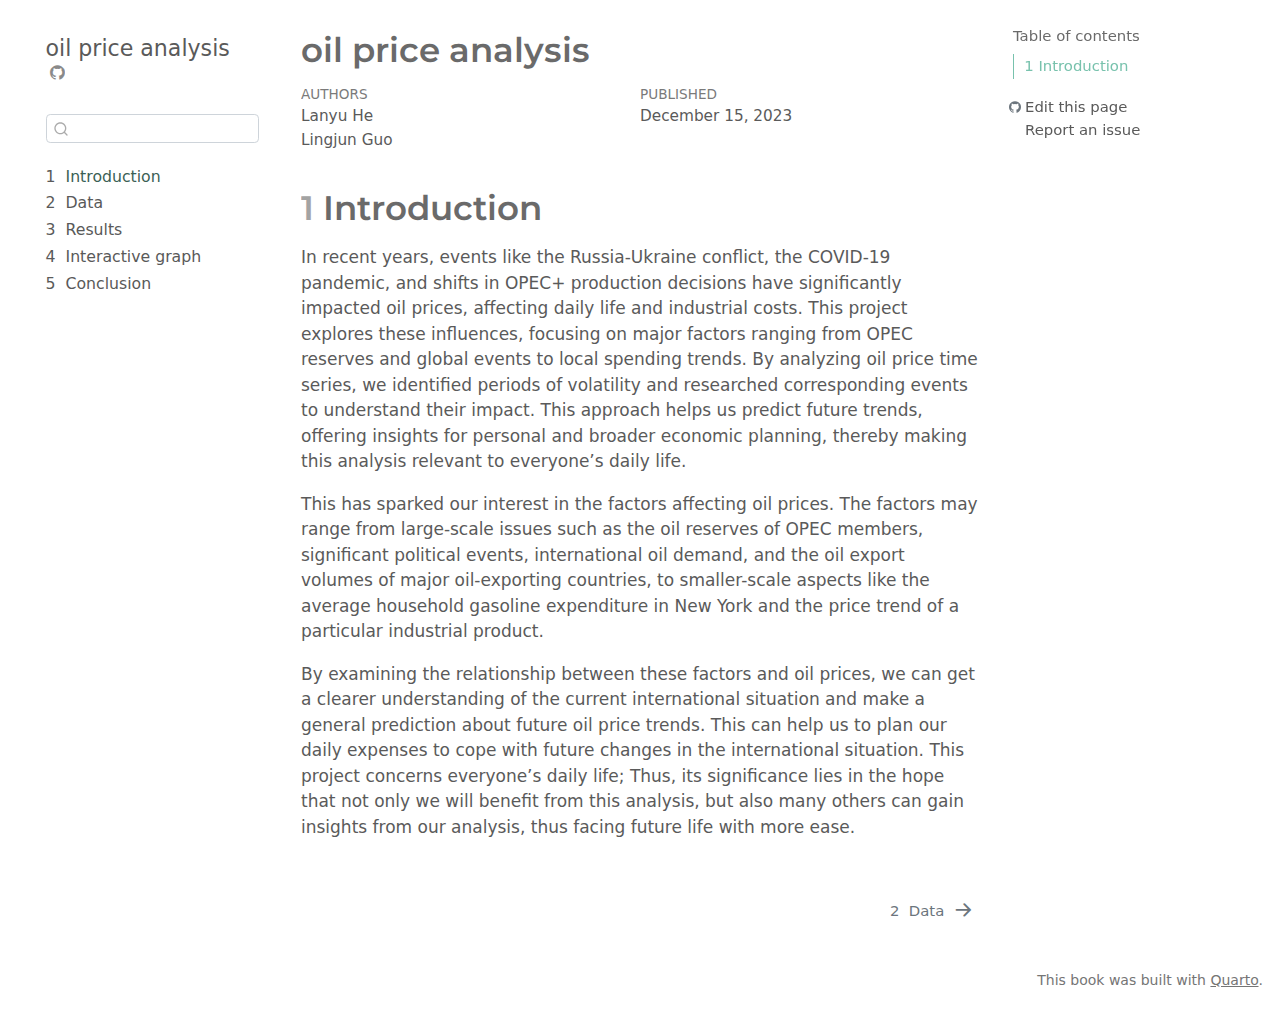
<file: docs/index.html>
<!DOCTYPE html>
<html xmlns="http://www.w3.org/1999/xhtml" lang="en" xml:lang="en"><head>

<meta charset="utf-8">
<meta name="generator" content="quarto-1.3.450">

<meta name="viewport" content="width=device-width, initial-scale=1.0, user-scalable=yes">

<meta name="author" content="Lanyu He">
<meta name="author" content="Lingjun Guo">
<meta name="dcterms.date" content="2023-12-15">

<title>oil price analysis</title>
<style>
code{white-space: pre-wrap;}
span.smallcaps{font-variant: small-caps;}
div.columns{display: flex; gap: min(4vw, 1.5em);}
div.column{flex: auto; overflow-x: auto;}
div.hanging-indent{margin-left: 1.5em; text-indent: -1.5em;}
ul.task-list{list-style: none;}
ul.task-list li input[type="checkbox"] {
  width: 0.8em;
  margin: 0 0.8em 0.2em -1em; /* quarto-specific, see https://github.com/quarto-dev/quarto-cli/issues/4556 */ 
  vertical-align: middle;
}
</style>


<script src="site_libs/quarto-nav/quarto-nav.js"></script>
<script src="site_libs/quarto-nav/headroom.min.js"></script>
<script src="site_libs/clipboard/clipboard.min.js"></script>
<script src="site_libs/quarto-search/autocomplete.umd.js"></script>
<script src="site_libs/quarto-search/fuse.min.js"></script>
<script src="site_libs/quarto-search/quarto-search.js"></script>
<meta name="quarto:offset" content="./">
<link href="./data.html" rel="next">
<script src="site_libs/quarto-html/quarto.js"></script>
<script src="site_libs/quarto-html/popper.min.js"></script>
<script src="site_libs/quarto-html/tippy.umd.min.js"></script>
<script src="site_libs/quarto-html/anchor.min.js"></script>
<link href="site_libs/quarto-html/tippy.css" rel="stylesheet">
<link href="site_libs/quarto-html/quarto-syntax-highlighting.css" rel="stylesheet" id="quarto-text-highlighting-styles">
<script src="site_libs/bootstrap/bootstrap.min.js"></script>
<link href="site_libs/bootstrap/bootstrap-icons.css" rel="stylesheet">
<link href="site_libs/bootstrap/bootstrap.min.css" rel="stylesheet" id="quarto-bootstrap" data-mode="light">
<script id="quarto-search-options" type="application/json">{
  "location": "sidebar",
  "copy-button": false,
  "collapse-after": 3,
  "panel-placement": "start",
  "type": "textbox",
  "limit": 20,
  "language": {
    "search-no-results-text": "No results",
    "search-matching-documents-text": "matching documents",
    "search-copy-link-title": "Copy link to search",
    "search-hide-matches-text": "Hide additional matches",
    "search-more-match-text": "more match in this document",
    "search-more-matches-text": "more matches in this document",
    "search-clear-button-title": "Clear",
    "search-detached-cancel-button-title": "Cancel",
    "search-submit-button-title": "Submit",
    "search-label": "Search"
  }
}</script>


</head>

<body class="nav-sidebar floating">

<div id="quarto-search-results"></div>
  <header id="quarto-header" class="headroom fixed-top">
  <nav class="quarto-secondary-nav">
    <div class="container-fluid d-flex">
      <button type="button" class="quarto-btn-toggle btn" data-bs-toggle="collapse" data-bs-target="#quarto-sidebar,#quarto-sidebar-glass" aria-controls="quarto-sidebar" aria-expanded="false" aria-label="Toggle sidebar navigation" onclick="if (window.quartoToggleHeadroom) { window.quartoToggleHeadroom(); }">
        <i class="bi bi-layout-text-sidebar-reverse"></i>
      </button>
      <nav class="quarto-page-breadcrumbs" aria-label="breadcrumb"><ol class="breadcrumb"><li class="breadcrumb-item"><a href="./index.html"><span class="chapter-number">1</span>&nbsp; <span class="chapter-title">Introduction</span></a></li></ol></nav>
      <a class="flex-grow-1" role="button" data-bs-toggle="collapse" data-bs-target="#quarto-sidebar,#quarto-sidebar-glass" aria-controls="quarto-sidebar" aria-expanded="false" aria-label="Toggle sidebar navigation" onclick="if (window.quartoToggleHeadroom) { window.quartoToggleHeadroom(); }">      
      </a>
      <button type="button" class="btn quarto-search-button" aria-label="" onclick="window.quartoOpenSearch();">
        <i class="bi bi-search"></i>
      </button>
    </div>
  </nav>
</header>
<!-- content -->
<div id="quarto-content" class="quarto-container page-columns page-rows-contents page-layout-article">
<!-- sidebar -->
  <nav id="quarto-sidebar" class="sidebar collapse collapse-horizontal sidebar-navigation floating overflow-auto">
    <div class="pt-lg-2 mt-2 text-left sidebar-header">
    <div class="sidebar-title mb-0 py-0">
      <a href="./">oil price analysis</a> 
        <div class="sidebar-tools-main">
    <a href="https://github.com/lh3238/oilprice" rel="" title="Source Code" class="quarto-navigation-tool px-1" aria-label="Source Code"><i class="bi bi-github"></i></a>
</div>
    </div>
      </div>
        <div class="mt-2 flex-shrink-0 align-items-center">
        <div class="sidebar-search">
        <div id="quarto-search" class="" title="Search"></div>
        </div>
        </div>
    <div class="sidebar-menu-container"> 
    <ul class="list-unstyled mt-1">
        <li class="sidebar-item">
  <div class="sidebar-item-container"> 
  <a href="./index.html" class="sidebar-item-text sidebar-link active">
 <span class="menu-text"><span class="chapter-number">1</span>&nbsp; <span class="chapter-title">Introduction</span></span></a>
  </div>
</li>
        <li class="sidebar-item">
  <div class="sidebar-item-container"> 
  <a href="./data.html" class="sidebar-item-text sidebar-link">
 <span class="menu-text"><span class="chapter-number">2</span>&nbsp; <span class="chapter-title">Data</span></span></a>
  </div>
</li>
        <li class="sidebar-item">
  <div class="sidebar-item-container"> 
  <a href="./results.html" class="sidebar-item-text sidebar-link">
 <span class="menu-text"><span class="chapter-number">3</span>&nbsp; <span class="chapter-title">Results</span></span></a>
  </div>
</li>
        <li class="sidebar-item">
  <div class="sidebar-item-container"> 
  <a href="./d3graph.html" class="sidebar-item-text sidebar-link">
 <span class="menu-text"><span class="chapter-number">4</span>&nbsp; <span class="chapter-title">Interactive graph</span></span></a>
  </div>
</li>
        <li class="sidebar-item">
  <div class="sidebar-item-container"> 
  <a href="./conclusion.html" class="sidebar-item-text sidebar-link">
 <span class="menu-text"><span class="chapter-number">5</span>&nbsp; <span class="chapter-title">Conclusion</span></span></a>
  </div>
</li>
    </ul>
    </div>
</nav>
<div id="quarto-sidebar-glass" data-bs-toggle="collapse" data-bs-target="#quarto-sidebar,#quarto-sidebar-glass"></div>
<!-- margin-sidebar -->
    <div id="quarto-margin-sidebar" class="sidebar margin-sidebar">
        <nav id="TOC" role="doc-toc" class="toc-active">
    <h2 id="toc-title">Table of contents</h2>
   
  <ul>
  <li><a href="#introduction" id="toc-introduction" class="nav-link active" data-scroll-target="#introduction"><span class="header-section-number">1</span> Introduction</a></li>
  </ul>
<div class="toc-actions"><div><i class="bi bi-github"></i></div><div class="action-links"><p><a href="https://github.com/lh3238/oilprice/edit/main/index.qmd" class="toc-action">Edit this page</a></p><p><a href="https://github.com/lh3238/oilprice/issues/new" class="toc-action">Report an issue</a></p></div></div></nav>
    </div>
<!-- main -->
<main class="content" id="quarto-document-content">

<header id="title-block-header" class="quarto-title-block default">
<div class="quarto-title">
<h1 class="title">oil price analysis</h1>
</div>



<div class="quarto-title-meta">

    <div>
    <div class="quarto-title-meta-heading">Authors</div>
    <div class="quarto-title-meta-contents">
             <p>Lanyu He </p>
             <p>Lingjun Guo </p>
          </div>
  </div>
    
    <div>
    <div class="quarto-title-meta-heading">Published</div>
    <div class="quarto-title-meta-contents">
      <p class="date">December 15, 2023</p>
    </div>
  </div>
  
    
  </div>
  

</header>

<section id="introduction" class="level1" data-number="1">
<h1 data-number="1"><span class="header-section-number">1</span> Introduction</h1>
<p>In recent years, events like the Russia-Ukraine conflict, the COVID-19 pandemic, and shifts in OPEC+ production decisions have significantly impacted oil prices, affecting daily life and industrial costs. This project explores these influences, focusing on major factors ranging from OPEC reserves and global events to local spending trends. By analyzing oil price time series, we identified periods of volatility and researched corresponding events to understand their impact. This approach helps us predict future trends, offering insights for personal and broader economic planning, thereby making this analysis relevant to everyone’s daily life.</p>
<p>This has sparked our interest in the factors affecting oil prices. The factors may range from large-scale issues such as the oil reserves of OPEC members, significant political events, international oil demand, and the oil export volumes of major oil-exporting countries, to smaller-scale aspects like the average household gasoline expenditure in New York and the price trend of a particular industrial product.</p>
<p>By examining the relationship between these factors and oil prices, we can get a clearer understanding of the current international situation and make a general prediction about future oil price trends. This can help us to plan our daily expenses to cope with future changes in the international situation. This project concerns everyone’s daily life; Thus, its significance lies in the hope that not only we will benefit from this analysis, but also many others can gain insights from our analysis, thus facing future life with more ease.</p>


</section>

</main> <!-- /main -->
<script id="quarto-html-after-body" type="application/javascript">
window.document.addEventListener("DOMContentLoaded", function (event) {
  const toggleBodyColorMode = (bsSheetEl) => {
    const mode = bsSheetEl.getAttribute("data-mode");
    const bodyEl = window.document.querySelector("body");
    if (mode === "dark") {
      bodyEl.classList.add("quarto-dark");
      bodyEl.classList.remove("quarto-light");
    } else {
      bodyEl.classList.add("quarto-light");
      bodyEl.classList.remove("quarto-dark");
    }
  }
  const toggleBodyColorPrimary = () => {
    const bsSheetEl = window.document.querySelector("link#quarto-bootstrap");
    if (bsSheetEl) {
      toggleBodyColorMode(bsSheetEl);
    }
  }
  toggleBodyColorPrimary();  
  const icon = "";
  const anchorJS = new window.AnchorJS();
  anchorJS.options = {
    placement: 'right',
    icon: icon
  };
  anchorJS.add('.anchored');
  const isCodeAnnotation = (el) => {
    for (const clz of el.classList) {
      if (clz.startsWith('code-annotation-')) {                     
        return true;
      }
    }
    return false;
  }
  const clipboard = new window.ClipboardJS('.code-copy-button', {
    text: function(trigger) {
      const codeEl = trigger.previousElementSibling.cloneNode(true);
      for (const childEl of codeEl.children) {
        if (isCodeAnnotation(childEl)) {
          childEl.remove();
        }
      }
      return codeEl.innerText;
    }
  });
  clipboard.on('success', function(e) {
    // button target
    const button = e.trigger;
    // don't keep focus
    button.blur();
    // flash "checked"
    button.classList.add('code-copy-button-checked');
    var currentTitle = button.getAttribute("title");
    button.setAttribute("title", "Copied!");
    let tooltip;
    if (window.bootstrap) {
      button.setAttribute("data-bs-toggle", "tooltip");
      button.setAttribute("data-bs-placement", "left");
      button.setAttribute("data-bs-title", "Copied!");
      tooltip = new bootstrap.Tooltip(button, 
        { trigger: "manual", 
          customClass: "code-copy-button-tooltip",
          offset: [0, -8]});
      tooltip.show();    
    }
    setTimeout(function() {
      if (tooltip) {
        tooltip.hide();
        button.removeAttribute("data-bs-title");
        button.removeAttribute("data-bs-toggle");
        button.removeAttribute("data-bs-placement");
      }
      button.setAttribute("title", currentTitle);
      button.classList.remove('code-copy-button-checked');
    }, 1000);
    // clear code selection
    e.clearSelection();
  });
  function tippyHover(el, contentFn) {
    const config = {
      allowHTML: true,
      content: contentFn,
      maxWidth: 500,
      delay: 100,
      arrow: false,
      appendTo: function(el) {
          return el.parentElement;
      },
      interactive: true,
      interactiveBorder: 10,
      theme: 'quarto',
      placement: 'bottom-start'
    };
    window.tippy(el, config); 
  }
  const noterefs = window.document.querySelectorAll('a[role="doc-noteref"]');
  for (var i=0; i<noterefs.length; i++) {
    const ref = noterefs[i];
    tippyHover(ref, function() {
      // use id or data attribute instead here
      let href = ref.getAttribute('data-footnote-href') || ref.getAttribute('href');
      try { href = new URL(href).hash; } catch {}
      const id = href.replace(/^#\/?/, "");
      const note = window.document.getElementById(id);
      return note.innerHTML;
    });
  }
      let selectedAnnoteEl;
      const selectorForAnnotation = ( cell, annotation) => {
        let cellAttr = 'data-code-cell="' + cell + '"';
        let lineAttr = 'data-code-annotation="' +  annotation + '"';
        const selector = 'span[' + cellAttr + '][' + lineAttr + ']';
        return selector;
      }
      const selectCodeLines = (annoteEl) => {
        const doc = window.document;
        const targetCell = annoteEl.getAttribute("data-target-cell");
        const targetAnnotation = annoteEl.getAttribute("data-target-annotation");
        const annoteSpan = window.document.querySelector(selectorForAnnotation(targetCell, targetAnnotation));
        const lines = annoteSpan.getAttribute("data-code-lines").split(",");
        const lineIds = lines.map((line) => {
          return targetCell + "-" + line;
        })
        let top = null;
        let height = null;
        let parent = null;
        if (lineIds.length > 0) {
            //compute the position of the single el (top and bottom and make a div)
            const el = window.document.getElementById(lineIds[0]);
            top = el.offsetTop;
            height = el.offsetHeight;
            parent = el.parentElement.parentElement;
          if (lineIds.length > 1) {
            const lastEl = window.document.getElementById(lineIds[lineIds.length - 1]);
            const bottom = lastEl.offsetTop + lastEl.offsetHeight;
            height = bottom - top;
          }
          if (top !== null && height !== null && parent !== null) {
            // cook up a div (if necessary) and position it 
            let div = window.document.getElementById("code-annotation-line-highlight");
            if (div === null) {
              div = window.document.createElement("div");
              div.setAttribute("id", "code-annotation-line-highlight");
              div.style.position = 'absolute';
              parent.appendChild(div);
            }
            div.style.top = top - 2 + "px";
            div.style.height = height + 4 + "px";
            let gutterDiv = window.document.getElementById("code-annotation-line-highlight-gutter");
            if (gutterDiv === null) {
              gutterDiv = window.document.createElement("div");
              gutterDiv.setAttribute("id", "code-annotation-line-highlight-gutter");
              gutterDiv.style.position = 'absolute';
              const codeCell = window.document.getElementById(targetCell);
              const gutter = codeCell.querySelector('.code-annotation-gutter');
              gutter.appendChild(gutterDiv);
            }
            gutterDiv.style.top = top - 2 + "px";
            gutterDiv.style.height = height + 4 + "px";
          }
          selectedAnnoteEl = annoteEl;
        }
      };
      const unselectCodeLines = () => {
        const elementsIds = ["code-annotation-line-highlight", "code-annotation-line-highlight-gutter"];
        elementsIds.forEach((elId) => {
          const div = window.document.getElementById(elId);
          if (div) {
            div.remove();
          }
        });
        selectedAnnoteEl = undefined;
      };
      // Attach click handler to the DT
      const annoteDls = window.document.querySelectorAll('dt[data-target-cell]');
      for (const annoteDlNode of annoteDls) {
        annoteDlNode.addEventListener('click', (event) => {
          const clickedEl = event.target;
          if (clickedEl !== selectedAnnoteEl) {
            unselectCodeLines();
            const activeEl = window.document.querySelector('dt[data-target-cell].code-annotation-active');
            if (activeEl) {
              activeEl.classList.remove('code-annotation-active');
            }
            selectCodeLines(clickedEl);
            clickedEl.classList.add('code-annotation-active');
          } else {
            // Unselect the line
            unselectCodeLines();
            clickedEl.classList.remove('code-annotation-active');
          }
        });
      }
  const findCites = (el) => {
    const parentEl = el.parentElement;
    if (parentEl) {
      const cites = parentEl.dataset.cites;
      if (cites) {
        return {
          el,
          cites: cites.split(' ')
        };
      } else {
        return findCites(el.parentElement)
      }
    } else {
      return undefined;
    }
  };
  var bibliorefs = window.document.querySelectorAll('a[role="doc-biblioref"]');
  for (var i=0; i<bibliorefs.length; i++) {
    const ref = bibliorefs[i];
    const citeInfo = findCites(ref);
    if (citeInfo) {
      tippyHover(citeInfo.el, function() {
        var popup = window.document.createElement('div');
        citeInfo.cites.forEach(function(cite) {
          var citeDiv = window.document.createElement('div');
          citeDiv.classList.add('hanging-indent');
          citeDiv.classList.add('csl-entry');
          var biblioDiv = window.document.getElementById('ref-' + cite);
          if (biblioDiv) {
            citeDiv.innerHTML = biblioDiv.innerHTML;
          }
          popup.appendChild(citeDiv);
        });
        return popup.innerHTML;
      });
    }
  }
});
</script>
<nav class="page-navigation">
  <div class="nav-page nav-page-previous">
  </div>
  <div class="nav-page nav-page-next">
      <a href="./data.html" class="pagination-link">
        <span class="nav-page-text"><span class="chapter-number">2</span>&nbsp; <span class="chapter-title">Data</span></span> <i class="bi bi-arrow-right-short"></i>
      </a>
  </div>
</nav>
</div> <!-- /content -->
<footer class="footer">
  <div class="nav-footer">
    <div class="nav-footer-left">
      &nbsp;
    </div>   
    <div class="nav-footer-center">
      &nbsp;
    </div>
    <div class="nav-footer-right">This book was built with <a href="https://quarto.org/">Quarto</a>.</div>
  </div>
</footer>



</body></html>
</file>
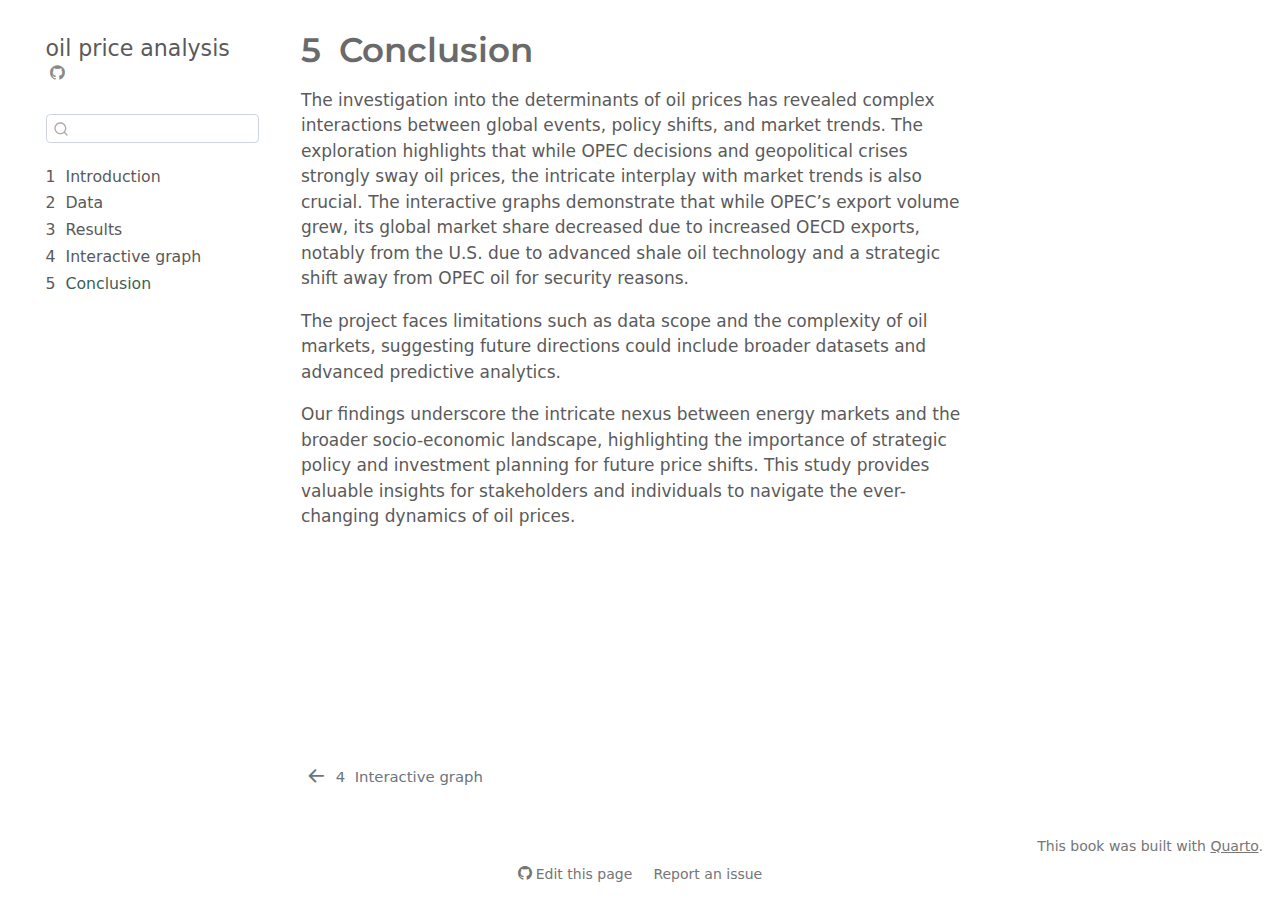
<file: docs/conclusion.html>
<!DOCTYPE html>
<html xmlns="http://www.w3.org/1999/xhtml" lang="en" xml:lang="en"><head>

<meta charset="utf-8">
<meta name="generator" content="quarto-1.3.450">

<meta name="viewport" content="width=device-width, initial-scale=1.0, user-scalable=yes">


<title>oil price analysis - 5&nbsp; Conclusion</title>
<style>
code{white-space: pre-wrap;}
span.smallcaps{font-variant: small-caps;}
div.columns{display: flex; gap: min(4vw, 1.5em);}
div.column{flex: auto; overflow-x: auto;}
div.hanging-indent{margin-left: 1.5em; text-indent: -1.5em;}
ul.task-list{list-style: none;}
ul.task-list li input[type="checkbox"] {
  width: 0.8em;
  margin: 0 0.8em 0.2em -1em; /* quarto-specific, see https://github.com/quarto-dev/quarto-cli/issues/4556 */ 
  vertical-align: middle;
}
</style>


<script src="site_libs/quarto-nav/quarto-nav.js"></script>
<script src="site_libs/quarto-nav/headroom.min.js"></script>
<script src="site_libs/clipboard/clipboard.min.js"></script>
<script src="site_libs/quarto-search/autocomplete.umd.js"></script>
<script src="site_libs/quarto-search/fuse.min.js"></script>
<script src="site_libs/quarto-search/quarto-search.js"></script>
<meta name="quarto:offset" content="./">
<link href="./d3graph.html" rel="prev">
<script src="site_libs/quarto-html/quarto.js"></script>
<script src="site_libs/quarto-html/popper.min.js"></script>
<script src="site_libs/quarto-html/tippy.umd.min.js"></script>
<script src="site_libs/quarto-html/anchor.min.js"></script>
<link href="site_libs/quarto-html/tippy.css" rel="stylesheet">
<link href="site_libs/quarto-html/quarto-syntax-highlighting.css" rel="stylesheet" id="quarto-text-highlighting-styles">
<script src="site_libs/bootstrap/bootstrap.min.js"></script>
<link href="site_libs/bootstrap/bootstrap-icons.css" rel="stylesheet">
<link href="site_libs/bootstrap/bootstrap.min.css" rel="stylesheet" id="quarto-bootstrap" data-mode="light">
<script id="quarto-search-options" type="application/json">{
  "location": "sidebar",
  "copy-button": false,
  "collapse-after": 3,
  "panel-placement": "start",
  "type": "textbox",
  "limit": 20,
  "language": {
    "search-no-results-text": "No results",
    "search-matching-documents-text": "matching documents",
    "search-copy-link-title": "Copy link to search",
    "search-hide-matches-text": "Hide additional matches",
    "search-more-match-text": "more match in this document",
    "search-more-matches-text": "more matches in this document",
    "search-clear-button-title": "Clear",
    "search-detached-cancel-button-title": "Cancel",
    "search-submit-button-title": "Submit",
    "search-label": "Search"
  }
}</script>


</head>

<body class="nav-sidebar floating">

<div id="quarto-search-results"></div>
  <header id="quarto-header" class="headroom fixed-top">
  <nav class="quarto-secondary-nav">
    <div class="container-fluid d-flex">
      <button type="button" class="quarto-btn-toggle btn" data-bs-toggle="collapse" data-bs-target="#quarto-sidebar,#quarto-sidebar-glass" aria-controls="quarto-sidebar" aria-expanded="false" aria-label="Toggle sidebar navigation" onclick="if (window.quartoToggleHeadroom) { window.quartoToggleHeadroom(); }">
        <i class="bi bi-layout-text-sidebar-reverse"></i>
      </button>
      <nav class="quarto-page-breadcrumbs" aria-label="breadcrumb"><ol class="breadcrumb"><li class="breadcrumb-item"><a href="./conclusion.html"><span class="chapter-number">5</span>&nbsp; <span class="chapter-title">Conclusion</span></a></li></ol></nav>
      <a class="flex-grow-1" role="button" data-bs-toggle="collapse" data-bs-target="#quarto-sidebar,#quarto-sidebar-glass" aria-controls="quarto-sidebar" aria-expanded="false" aria-label="Toggle sidebar navigation" onclick="if (window.quartoToggleHeadroom) { window.quartoToggleHeadroom(); }">      
      </a>
      <button type="button" class="btn quarto-search-button" aria-label="" onclick="window.quartoOpenSearch();">
        <i class="bi bi-search"></i>
      </button>
    </div>
  </nav>
</header>
<!-- content -->
<div id="quarto-content" class="quarto-container page-columns page-rows-contents page-layout-article">
<!-- sidebar -->
  <nav id="quarto-sidebar" class="sidebar collapse collapse-horizontal sidebar-navigation floating overflow-auto">
    <div class="pt-lg-2 mt-2 text-left sidebar-header">
    <div class="sidebar-title mb-0 py-0">
      <a href="./">oil price analysis</a> 
        <div class="sidebar-tools-main">
    <a href="https://github.com/lh3238/oilprice" rel="" title="Source Code" class="quarto-navigation-tool px-1" aria-label="Source Code"><i class="bi bi-github"></i></a>
</div>
    </div>
      </div>
        <div class="mt-2 flex-shrink-0 align-items-center">
        <div class="sidebar-search">
        <div id="quarto-search" class="" title="Search"></div>
        </div>
        </div>
    <div class="sidebar-menu-container"> 
    <ul class="list-unstyled mt-1">
        <li class="sidebar-item">
  <div class="sidebar-item-container"> 
  <a href="./index.html" class="sidebar-item-text sidebar-link">
 <span class="menu-text"><span class="chapter-number">1</span>&nbsp; <span class="chapter-title">Introduction</span></span></a>
  </div>
</li>
        <li class="sidebar-item">
  <div class="sidebar-item-container"> 
  <a href="./data.html" class="sidebar-item-text sidebar-link">
 <span class="menu-text"><span class="chapter-number">2</span>&nbsp; <span class="chapter-title">Data</span></span></a>
  </div>
</li>
        <li class="sidebar-item">
  <div class="sidebar-item-container"> 
  <a href="./results.html" class="sidebar-item-text sidebar-link">
 <span class="menu-text"><span class="chapter-number">3</span>&nbsp; <span class="chapter-title">Results</span></span></a>
  </div>
</li>
        <li class="sidebar-item">
  <div class="sidebar-item-container"> 
  <a href="./d3graph.html" class="sidebar-item-text sidebar-link">
 <span class="menu-text"><span class="chapter-number">4</span>&nbsp; <span class="chapter-title">Interactive graph</span></span></a>
  </div>
</li>
        <li class="sidebar-item">
  <div class="sidebar-item-container"> 
  <a href="./conclusion.html" class="sidebar-item-text sidebar-link active">
 <span class="menu-text"><span class="chapter-number">5</span>&nbsp; <span class="chapter-title">Conclusion</span></span></a>
  </div>
</li>
    </ul>
    </div>
</nav>
<div id="quarto-sidebar-glass" data-bs-toggle="collapse" data-bs-target="#quarto-sidebar,#quarto-sidebar-glass"></div>
<!-- margin-sidebar -->
    <div id="quarto-margin-sidebar" class="sidebar margin-sidebar">
        
    </div>
<!-- main -->
<main class="content" id="quarto-document-content">

<header id="title-block-header" class="quarto-title-block default">
<div class="quarto-title">
<h1 class="title"><span class="chapter-number">5</span>&nbsp; <span class="chapter-title">Conclusion</span></h1>
</div>



<div class="quarto-title-meta">

    
  
    
  </div>
  

</header>

<p>The investigation into the determinants of oil prices has revealed complex interactions between global events, policy shifts, and market trends. The exploration highlights that while OPEC decisions and geopolitical crises strongly sway oil prices, the intricate interplay with market trends is also crucial. The interactive graphs demonstrate that while OPEC’s export volume grew, its global market share decreased due to increased OECD exports, notably from the U.S. due to advanced shale oil technology and a strategic shift away from OPEC oil for security reasons.</p>
<p>The project faces limitations such as data scope and the complexity of oil markets, suggesting future directions could include broader datasets and advanced predictive analytics.</p>
<p>Our findings underscore the intricate nexus between energy markets and the broader socio-economic landscape, highlighting the importance of strategic policy and investment planning for future price shifts. This study provides valuable insights for stakeholders and individuals to navigate the ever-changing dynamics of oil prices.</p>



</main> <!-- /main -->
<script id="quarto-html-after-body" type="application/javascript">
window.document.addEventListener("DOMContentLoaded", function (event) {
  const toggleBodyColorMode = (bsSheetEl) => {
    const mode = bsSheetEl.getAttribute("data-mode");
    const bodyEl = window.document.querySelector("body");
    if (mode === "dark") {
      bodyEl.classList.add("quarto-dark");
      bodyEl.classList.remove("quarto-light");
    } else {
      bodyEl.classList.add("quarto-light");
      bodyEl.classList.remove("quarto-dark");
    }
  }
  const toggleBodyColorPrimary = () => {
    const bsSheetEl = window.document.querySelector("link#quarto-bootstrap");
    if (bsSheetEl) {
      toggleBodyColorMode(bsSheetEl);
    }
  }
  toggleBodyColorPrimary();  
  const icon = "";
  const anchorJS = new window.AnchorJS();
  anchorJS.options = {
    placement: 'right',
    icon: icon
  };
  anchorJS.add('.anchored');
  const isCodeAnnotation = (el) => {
    for (const clz of el.classList) {
      if (clz.startsWith('code-annotation-')) {                     
        return true;
      }
    }
    return false;
  }
  const clipboard = new window.ClipboardJS('.code-copy-button', {
    text: function(trigger) {
      const codeEl = trigger.previousElementSibling.cloneNode(true);
      for (const childEl of codeEl.children) {
        if (isCodeAnnotation(childEl)) {
          childEl.remove();
        }
      }
      return codeEl.innerText;
    }
  });
  clipboard.on('success', function(e) {
    // button target
    const button = e.trigger;
    // don't keep focus
    button.blur();
    // flash "checked"
    button.classList.add('code-copy-button-checked');
    var currentTitle = button.getAttribute("title");
    button.setAttribute("title", "Copied!");
    let tooltip;
    if (window.bootstrap) {
      button.setAttribute("data-bs-toggle", "tooltip");
      button.setAttribute("data-bs-placement", "left");
      button.setAttribute("data-bs-title", "Copied!");
      tooltip = new bootstrap.Tooltip(button, 
        { trigger: "manual", 
          customClass: "code-copy-button-tooltip",
          offset: [0, -8]});
      tooltip.show();    
    }
    setTimeout(function() {
      if (tooltip) {
        tooltip.hide();
        button.removeAttribute("data-bs-title");
        button.removeAttribute("data-bs-toggle");
        button.removeAttribute("data-bs-placement");
      }
      button.setAttribute("title", currentTitle);
      button.classList.remove('code-copy-button-checked');
    }, 1000);
    // clear code selection
    e.clearSelection();
  });
  function tippyHover(el, contentFn) {
    const config = {
      allowHTML: true,
      content: contentFn,
      maxWidth: 500,
      delay: 100,
      arrow: false,
      appendTo: function(el) {
          return el.parentElement;
      },
      interactive: true,
      interactiveBorder: 10,
      theme: 'quarto',
      placement: 'bottom-start'
    };
    window.tippy(el, config); 
  }
  const noterefs = window.document.querySelectorAll('a[role="doc-noteref"]');
  for (var i=0; i<noterefs.length; i++) {
    const ref = noterefs[i];
    tippyHover(ref, function() {
      // use id or data attribute instead here
      let href = ref.getAttribute('data-footnote-href') || ref.getAttribute('href');
      try { href = new URL(href).hash; } catch {}
      const id = href.replace(/^#\/?/, "");
      const note = window.document.getElementById(id);
      return note.innerHTML;
    });
  }
      let selectedAnnoteEl;
      const selectorForAnnotation = ( cell, annotation) => {
        let cellAttr = 'data-code-cell="' + cell + '"';
        let lineAttr = 'data-code-annotation="' +  annotation + '"';
        const selector = 'span[' + cellAttr + '][' + lineAttr + ']';
        return selector;
      }
      const selectCodeLines = (annoteEl) => {
        const doc = window.document;
        const targetCell = annoteEl.getAttribute("data-target-cell");
        const targetAnnotation = annoteEl.getAttribute("data-target-annotation");
        const annoteSpan = window.document.querySelector(selectorForAnnotation(targetCell, targetAnnotation));
        const lines = annoteSpan.getAttribute("data-code-lines").split(",");
        const lineIds = lines.map((line) => {
          return targetCell + "-" + line;
        })
        let top = null;
        let height = null;
        let parent = null;
        if (lineIds.length > 0) {
            //compute the position of the single el (top and bottom and make a div)
            const el = window.document.getElementById(lineIds[0]);
            top = el.offsetTop;
            height = el.offsetHeight;
            parent = el.parentElement.parentElement;
          if (lineIds.length > 1) {
            const lastEl = window.document.getElementById(lineIds[lineIds.length - 1]);
            const bottom = lastEl.offsetTop + lastEl.offsetHeight;
            height = bottom - top;
          }
          if (top !== null && height !== null && parent !== null) {
            // cook up a div (if necessary) and position it 
            let div = window.document.getElementById("code-annotation-line-highlight");
            if (div === null) {
              div = window.document.createElement("div");
              div.setAttribute("id", "code-annotation-line-highlight");
              div.style.position = 'absolute';
              parent.appendChild(div);
            }
            div.style.top = top - 2 + "px";
            div.style.height = height + 4 + "px";
            let gutterDiv = window.document.getElementById("code-annotation-line-highlight-gutter");
            if (gutterDiv === null) {
              gutterDiv = window.document.createElement("div");
              gutterDiv.setAttribute("id", "code-annotation-line-highlight-gutter");
              gutterDiv.style.position = 'absolute';
              const codeCell = window.document.getElementById(targetCell);
              const gutter = codeCell.querySelector('.code-annotation-gutter');
              gutter.appendChild(gutterDiv);
            }
            gutterDiv.style.top = top - 2 + "px";
            gutterDiv.style.height = height + 4 + "px";
          }
          selectedAnnoteEl = annoteEl;
        }
      };
      const unselectCodeLines = () => {
        const elementsIds = ["code-annotation-line-highlight", "code-annotation-line-highlight-gutter"];
        elementsIds.forEach((elId) => {
          const div = window.document.getElementById(elId);
          if (div) {
            div.remove();
          }
        });
        selectedAnnoteEl = undefined;
      };
      // Attach click handler to the DT
      const annoteDls = window.document.querySelectorAll('dt[data-target-cell]');
      for (const annoteDlNode of annoteDls) {
        annoteDlNode.addEventListener('click', (event) => {
          const clickedEl = event.target;
          if (clickedEl !== selectedAnnoteEl) {
            unselectCodeLines();
            const activeEl = window.document.querySelector('dt[data-target-cell].code-annotation-active');
            if (activeEl) {
              activeEl.classList.remove('code-annotation-active');
            }
            selectCodeLines(clickedEl);
            clickedEl.classList.add('code-annotation-active');
          } else {
            // Unselect the line
            unselectCodeLines();
            clickedEl.classList.remove('code-annotation-active');
          }
        });
      }
  const findCites = (el) => {
    const parentEl = el.parentElement;
    if (parentEl) {
      const cites = parentEl.dataset.cites;
      if (cites) {
        return {
          el,
          cites: cites.split(' ')
        };
      } else {
        return findCites(el.parentElement)
      }
    } else {
      return undefined;
    }
  };
  var bibliorefs = window.document.querySelectorAll('a[role="doc-biblioref"]');
  for (var i=0; i<bibliorefs.length; i++) {
    const ref = bibliorefs[i];
    const citeInfo = findCites(ref);
    if (citeInfo) {
      tippyHover(citeInfo.el, function() {
        var popup = window.document.createElement('div');
        citeInfo.cites.forEach(function(cite) {
          var citeDiv = window.document.createElement('div');
          citeDiv.classList.add('hanging-indent');
          citeDiv.classList.add('csl-entry');
          var biblioDiv = window.document.getElementById('ref-' + cite);
          if (biblioDiv) {
            citeDiv.innerHTML = biblioDiv.innerHTML;
          }
          popup.appendChild(citeDiv);
        });
        return popup.innerHTML;
      });
    }
  }
});
</script>
<nav class="page-navigation">
  <div class="nav-page nav-page-previous">
      <a href="./d3graph.html" class="pagination-link">
        <i class="bi bi-arrow-left-short"></i> <span class="nav-page-text"><span class="chapter-number">4</span>&nbsp; <span class="chapter-title">Interactive graph</span></span>
      </a>          
  </div>
  <div class="nav-page nav-page-next">
  </div>
</nav>
</div> <!-- /content -->
<footer class="footer">
  <div class="nav-footer">
    <div class="nav-footer-left">
      &nbsp;
    </div>   
    <div class="nav-footer-center">
      &nbsp;
    <div class="toc-actions"><div><i class="bi bi-github"></i></div><div class="action-links"><p><a href="https://github.com/lh3238/oilprice/edit/main/conclusion.qmd" class="toc-action">Edit this page</a></p><p><a href="https://github.com/lh3238/oilprice/issues/new" class="toc-action">Report an issue</a></p></div></div></div>
    <div class="nav-footer-right">This book was built with <a href="https://quarto.org/">Quarto</a>.</div>
  </div>
</footer>



</body></html>
</file>
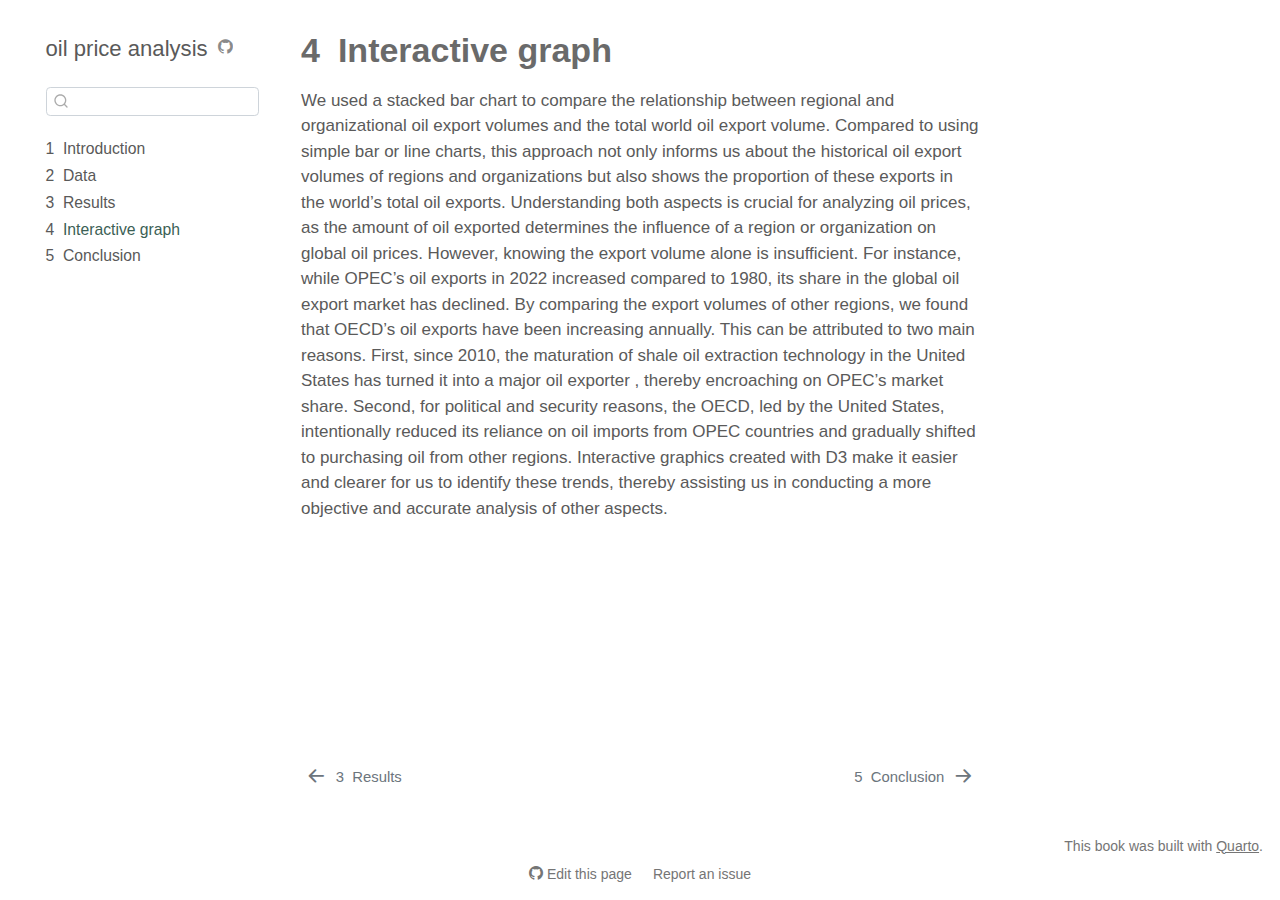
<file: docs/d3graph.html>
<!DOCTYPE html>
<html xmlns="http://www.w3.org/1999/xhtml" lang="en" xml:lang="en"><head>

<meta charset="utf-8">
<meta name="generator" content="quarto-1.3.450">

<meta name="viewport" content="width=device-width, initial-scale=1.0, user-scalable=yes">


<title>oil price analysis - 4&nbsp; Interactive graph</title>
<style>
code{white-space: pre-wrap;}
span.smallcaps{font-variant: small-caps;}
div.columns{display: flex; gap: min(4vw, 1.5em);}
div.column{flex: auto; overflow-x: auto;}
div.hanging-indent{margin-left: 1.5em; text-indent: -1.5em;}
ul.task-list{list-style: none;}
ul.task-list li input[type="checkbox"] {
  width: 0.8em;
  margin: 0 0.8em 0.2em -1em; /* quarto-specific, see https://github.com/quarto-dev/quarto-cli/issues/4556 */ 
  vertical-align: middle;
}
</style>


<script src="site_libs/quarto-nav/quarto-nav.js"></script>
<script src="site_libs/quarto-nav/headroom.min.js"></script>
<script src="site_libs/clipboard/clipboard.min.js"></script>
<script src="site_libs/quarto-search/autocomplete.umd.js"></script>
<script src="site_libs/quarto-search/fuse.min.js"></script>
<script src="site_libs/quarto-search/quarto-search.js"></script>
<meta name="quarto:offset" content="./">
<link href="./conclusion.html" rel="next">
<link href="./results.html" rel="prev">
<script src="site_libs/quarto-html/quarto.js"></script>
<script src="site_libs/quarto-html/popper.min.js"></script>
<script src="site_libs/quarto-html/tippy.umd.min.js"></script>
<script src="site_libs/quarto-html/anchor.min.js"></script>
<link href="site_libs/quarto-html/tippy.css" rel="stylesheet">
<link href="site_libs/quarto-html/quarto-syntax-highlighting.css" rel="stylesheet" id="quarto-text-highlighting-styles">
<script src="site_libs/bootstrap/bootstrap.min.js"></script>
<link href="site_libs/bootstrap/bootstrap-icons.css" rel="stylesheet">
<link href="site_libs/bootstrap/bootstrap.min.css" rel="stylesheet" id="quarto-bootstrap" data-mode="light">
<script id="quarto-search-options" type="application/json">{
  "location": "sidebar",
  "copy-button": false,
  "collapse-after": 3,
  "panel-placement": "start",
  "type": "textbox",
  "limit": 20,
  "language": {
    "search-no-results-text": "No results",
    "search-matching-documents-text": "matching documents",
    "search-copy-link-title": "Copy link to search",
    "search-hide-matches-text": "Hide additional matches",
    "search-more-match-text": "more match in this document",
    "search-more-matches-text": "more matches in this document",
    "search-clear-button-title": "Clear",
    "search-detached-cancel-button-title": "Cancel",
    "search-submit-button-title": "Submit",
    "search-label": "Search"
  }
}</script>


</head>

<body class="nav-sidebar floating">

<div id="quarto-search-results"></div>
  <header id="quarto-header" class="headroom fixed-top">
  <nav class="quarto-secondary-nav">
    <div class="container-fluid d-flex">
      <button type="button" class="quarto-btn-toggle btn" data-bs-toggle="collapse" data-bs-target="#quarto-sidebar,#quarto-sidebar-glass" aria-controls="quarto-sidebar" aria-expanded="false" aria-label="Toggle sidebar navigation" onclick="if (window.quartoToggleHeadroom) { window.quartoToggleHeadroom(); }">
        <i class="bi bi-layout-text-sidebar-reverse"></i>
      </button>
      <nav class="quarto-page-breadcrumbs" aria-label="breadcrumb"><ol class="breadcrumb"><li class="breadcrumb-item"><a href="./d3graph.html"><span class="chapter-number">4</span>&nbsp; <span class="chapter-title">Interactive graph</span></a></li></ol></nav>
      <a class="flex-grow-1" role="button" data-bs-toggle="collapse" data-bs-target="#quarto-sidebar,#quarto-sidebar-glass" aria-controls="quarto-sidebar" aria-expanded="false" aria-label="Toggle sidebar navigation" onclick="if (window.quartoToggleHeadroom) { window.quartoToggleHeadroom(); }">      
      </a>
      <button type="button" class="btn quarto-search-button" aria-label="" onclick="window.quartoOpenSearch();">
        <i class="bi bi-search"></i>
      </button>
    </div>
  </nav>
</header>
<!-- content -->
<div id="quarto-content" class="quarto-container page-columns page-rows-contents page-layout-article">
<!-- sidebar -->
  <nav id="quarto-sidebar" class="sidebar collapse collapse-horizontal sidebar-navigation floating overflow-auto">
    <div class="pt-lg-2 mt-2 text-left sidebar-header">
    <div class="sidebar-title mb-0 py-0">
      <a href="./">oil price analysis</a> 
        <div class="sidebar-tools-main">
    <a href="https://github.com/lh3238/oilprice" rel="" title="Source Code" class="quarto-navigation-tool px-1" aria-label="Source Code"><i class="bi bi-github"></i></a>
</div>
    </div>
      </div>
        <div class="mt-2 flex-shrink-0 align-items-center">
        <div class="sidebar-search">
        <div id="quarto-search" class="" title="Search"></div>
        </div>
        </div>
    <div class="sidebar-menu-container"> 
    <ul class="list-unstyled mt-1">
        <li class="sidebar-item">
  <div class="sidebar-item-container"> 
  <a href="./index.html" class="sidebar-item-text sidebar-link">
 <span class="menu-text"><span class="chapter-number">1</span>&nbsp; <span class="chapter-title">Introduction</span></span></a>
  </div>
</li>
        <li class="sidebar-item">
  <div class="sidebar-item-container"> 
  <a href="./data.html" class="sidebar-item-text sidebar-link">
 <span class="menu-text"><span class="chapter-number">2</span>&nbsp; <span class="chapter-title">Data</span></span></a>
  </div>
</li>
        <li class="sidebar-item">
  <div class="sidebar-item-container"> 
  <a href="./results.html" class="sidebar-item-text sidebar-link">
 <span class="menu-text"><span class="chapter-number">3</span>&nbsp; <span class="chapter-title">Results</span></span></a>
  </div>
</li>
        <li class="sidebar-item">
  <div class="sidebar-item-container"> 
  <a href="./d3graph.html" class="sidebar-item-text sidebar-link active">
 <span class="menu-text"><span class="chapter-number">4</span>&nbsp; <span class="chapter-title">Interactive graph</span></span></a>
  </div>
</li>
        <li class="sidebar-item">
  <div class="sidebar-item-container"> 
  <a href="./conclusion.html" class="sidebar-item-text sidebar-link">
 <span class="menu-text"><span class="chapter-number">5</span>&nbsp; <span class="chapter-title">Conclusion</span></span></a>
  </div>
</li>
    </ul>
    </div>
</nav>
<div id="quarto-sidebar-glass" data-bs-toggle="collapse" data-bs-target="#quarto-sidebar,#quarto-sidebar-glass"></div>
<!-- margin-sidebar -->
    <div id="quarto-margin-sidebar" class="sidebar margin-sidebar">
        
    </div>
<!-- main -->
<main class="content" id="quarto-document-content">

<header id="title-block-header" class="quarto-title-block default">
<div class="quarto-title">
<h1 class="title"><span class="chapter-number">4</span>&nbsp; <span class="chapter-title">Interactive graph</span></h1>
</div>



<div class="quarto-title-meta">

    
  
    
  </div>
  

</header>

<style>
  * {
    font-family: sans-serif;
  }
  .bar {
      fill: steelblue;
  }
  .bar:hover {
      fill: orange;
  }
  .overlay-bar {
      fill: lightgreen;
  }
  #plot {
      display: flex;
      align-items: flex-start;
  }
  #radio-wrapper {
      margin-left: 20px;
      display: flex;
      flex-direction: column;
  }
  svg {
      display: block;
      max-width: 100%;
      height: auto;
  }
</style>
<div id="plot">
<div id="chart" style="flex-grow: 1;">

</div>
<div id="radio-wrapper">

</div>
</div>
<p id="exp">
We used a stacked bar chart to compare the relationship between regional and organizational oil export volumes and the total world oil export volume. Compared to using simple bar or line charts, this approach not only informs us about the historical oil export volumes of regions and organizations but also shows the proportion of these exports in the world’s total oil exports. Understanding both aspects is crucial for analyzing oil prices, as the amount of oil exported determines the influence of a region or organization on global oil prices. However, knowing the export volume alone is insufficient. For instance, while OPEC’s oil exports in 2022 increased compared to 1980, its share in the global oil export market has declined. By comparing the export volumes of other regions, we found that OECD’s oil exports have been increasing annually. This can be attributed to two main reasons. First, since 2010, the maturation of shale oil extraction technology in the United States has turned it into a major oil exporter , thereby encroaching on OPEC’s market share. Second, for political and security reasons, the OECD, led by the United States, intentionally reduced its reliance on oil imports from OPEC countries and gradually shifted to purchasing oil from other regions. Interactive graphics created with D3 make it easier and clearer for us to identify these trends, thereby assisting us in conducting a more objective and accurate analysis of other aspects.
</p>
<script src="https://d3js.org/d3.v7.js"></script>
<script src="scripts/myscript.js"></script>



</main> <!-- /main -->
<script id="quarto-html-after-body" type="application/javascript">
window.document.addEventListener("DOMContentLoaded", function (event) {
  const toggleBodyColorMode = (bsSheetEl) => {
    const mode = bsSheetEl.getAttribute("data-mode");
    const bodyEl = window.document.querySelector("body");
    if (mode === "dark") {
      bodyEl.classList.add("quarto-dark");
      bodyEl.classList.remove("quarto-light");
    } else {
      bodyEl.classList.add("quarto-light");
      bodyEl.classList.remove("quarto-dark");
    }
  }
  const toggleBodyColorPrimary = () => {
    const bsSheetEl = window.document.querySelector("link#quarto-bootstrap");
    if (bsSheetEl) {
      toggleBodyColorMode(bsSheetEl);
    }
  }
  toggleBodyColorPrimary();  
  const icon = "";
  const anchorJS = new window.AnchorJS();
  anchorJS.options = {
    placement: 'right',
    icon: icon
  };
  anchorJS.add('.anchored');
  const isCodeAnnotation = (el) => {
    for (const clz of el.classList) {
      if (clz.startsWith('code-annotation-')) {                     
        return true;
      }
    }
    return false;
  }
  const clipboard = new window.ClipboardJS('.code-copy-button', {
    text: function(trigger) {
      const codeEl = trigger.previousElementSibling.cloneNode(true);
      for (const childEl of codeEl.children) {
        if (isCodeAnnotation(childEl)) {
          childEl.remove();
        }
      }
      return codeEl.innerText;
    }
  });
  clipboard.on('success', function(e) {
    // button target
    const button = e.trigger;
    // don't keep focus
    button.blur();
    // flash "checked"
    button.classList.add('code-copy-button-checked');
    var currentTitle = button.getAttribute("title");
    button.setAttribute("title", "Copied!");
    let tooltip;
    if (window.bootstrap) {
      button.setAttribute("data-bs-toggle", "tooltip");
      button.setAttribute("data-bs-placement", "left");
      button.setAttribute("data-bs-title", "Copied!");
      tooltip = new bootstrap.Tooltip(button, 
        { trigger: "manual", 
          customClass: "code-copy-button-tooltip",
          offset: [0, -8]});
      tooltip.show();    
    }
    setTimeout(function() {
      if (tooltip) {
        tooltip.hide();
        button.removeAttribute("data-bs-title");
        button.removeAttribute("data-bs-toggle");
        button.removeAttribute("data-bs-placement");
      }
      button.setAttribute("title", currentTitle);
      button.classList.remove('code-copy-button-checked');
    }, 1000);
    // clear code selection
    e.clearSelection();
  });
  function tippyHover(el, contentFn) {
    const config = {
      allowHTML: true,
      content: contentFn,
      maxWidth: 500,
      delay: 100,
      arrow: false,
      appendTo: function(el) {
          return el.parentElement;
      },
      interactive: true,
      interactiveBorder: 10,
      theme: 'quarto',
      placement: 'bottom-start'
    };
    window.tippy(el, config); 
  }
  const noterefs = window.document.querySelectorAll('a[role="doc-noteref"]');
  for (var i=0; i<noterefs.length; i++) {
    const ref = noterefs[i];
    tippyHover(ref, function() {
      // use id or data attribute instead here
      let href = ref.getAttribute('data-footnote-href') || ref.getAttribute('href');
      try { href = new URL(href).hash; } catch {}
      const id = href.replace(/^#\/?/, "");
      const note = window.document.getElementById(id);
      return note.innerHTML;
    });
  }
      let selectedAnnoteEl;
      const selectorForAnnotation = ( cell, annotation) => {
        let cellAttr = 'data-code-cell="' + cell + '"';
        let lineAttr = 'data-code-annotation="' +  annotation + '"';
        const selector = 'span[' + cellAttr + '][' + lineAttr + ']';
        return selector;
      }
      const selectCodeLines = (annoteEl) => {
        const doc = window.document;
        const targetCell = annoteEl.getAttribute("data-target-cell");
        const targetAnnotation = annoteEl.getAttribute("data-target-annotation");
        const annoteSpan = window.document.querySelector(selectorForAnnotation(targetCell, targetAnnotation));
        const lines = annoteSpan.getAttribute("data-code-lines").split(",");
        const lineIds = lines.map((line) => {
          return targetCell + "-" + line;
        })
        let top = null;
        let height = null;
        let parent = null;
        if (lineIds.length > 0) {
            //compute the position of the single el (top and bottom and make a div)
            const el = window.document.getElementById(lineIds[0]);
            top = el.offsetTop;
            height = el.offsetHeight;
            parent = el.parentElement.parentElement;
          if (lineIds.length > 1) {
            const lastEl = window.document.getElementById(lineIds[lineIds.length - 1]);
            const bottom = lastEl.offsetTop + lastEl.offsetHeight;
            height = bottom - top;
          }
          if (top !== null && height !== null && parent !== null) {
            // cook up a div (if necessary) and position it 
            let div = window.document.getElementById("code-annotation-line-highlight");
            if (div === null) {
              div = window.document.createElement("div");
              div.setAttribute("id", "code-annotation-line-highlight");
              div.style.position = 'absolute';
              parent.appendChild(div);
            }
            div.style.top = top - 2 + "px";
            div.style.height = height + 4 + "px";
            let gutterDiv = window.document.getElementById("code-annotation-line-highlight-gutter");
            if (gutterDiv === null) {
              gutterDiv = window.document.createElement("div");
              gutterDiv.setAttribute("id", "code-annotation-line-highlight-gutter");
              gutterDiv.style.position = 'absolute';
              const codeCell = window.document.getElementById(targetCell);
              const gutter = codeCell.querySelector('.code-annotation-gutter');
              gutter.appendChild(gutterDiv);
            }
            gutterDiv.style.top = top - 2 + "px";
            gutterDiv.style.height = height + 4 + "px";
          }
          selectedAnnoteEl = annoteEl;
        }
      };
      const unselectCodeLines = () => {
        const elementsIds = ["code-annotation-line-highlight", "code-annotation-line-highlight-gutter"];
        elementsIds.forEach((elId) => {
          const div = window.document.getElementById(elId);
          if (div) {
            div.remove();
          }
        });
        selectedAnnoteEl = undefined;
      };
      // Attach click handler to the DT
      const annoteDls = window.document.querySelectorAll('dt[data-target-cell]');
      for (const annoteDlNode of annoteDls) {
        annoteDlNode.addEventListener('click', (event) => {
          const clickedEl = event.target;
          if (clickedEl !== selectedAnnoteEl) {
            unselectCodeLines();
            const activeEl = window.document.querySelector('dt[data-target-cell].code-annotation-active');
            if (activeEl) {
              activeEl.classList.remove('code-annotation-active');
            }
            selectCodeLines(clickedEl);
            clickedEl.classList.add('code-annotation-active');
          } else {
            // Unselect the line
            unselectCodeLines();
            clickedEl.classList.remove('code-annotation-active');
          }
        });
      }
  const findCites = (el) => {
    const parentEl = el.parentElement;
    if (parentEl) {
      const cites = parentEl.dataset.cites;
      if (cites) {
        return {
          el,
          cites: cites.split(' ')
        };
      } else {
        return findCites(el.parentElement)
      }
    } else {
      return undefined;
    }
  };
  var bibliorefs = window.document.querySelectorAll('a[role="doc-biblioref"]');
  for (var i=0; i<bibliorefs.length; i++) {
    const ref = bibliorefs[i];
    const citeInfo = findCites(ref);
    if (citeInfo) {
      tippyHover(citeInfo.el, function() {
        var popup = window.document.createElement('div');
        citeInfo.cites.forEach(function(cite) {
          var citeDiv = window.document.createElement('div');
          citeDiv.classList.add('hanging-indent');
          citeDiv.classList.add('csl-entry');
          var biblioDiv = window.document.getElementById('ref-' + cite);
          if (biblioDiv) {
            citeDiv.innerHTML = biblioDiv.innerHTML;
          }
          popup.appendChild(citeDiv);
        });
        return popup.innerHTML;
      });
    }
  }
});
</script>
<nav class="page-navigation">
  <div class="nav-page nav-page-previous">
      <a href="./results.html" class="pagination-link">
        <i class="bi bi-arrow-left-short"></i> <span class="nav-page-text"><span class="chapter-number">3</span>&nbsp; <span class="chapter-title">Results</span></span>
      </a>          
  </div>
  <div class="nav-page nav-page-next">
      <a href="./conclusion.html" class="pagination-link">
        <span class="nav-page-text"><span class="chapter-number">5</span>&nbsp; <span class="chapter-title">Conclusion</span></span> <i class="bi bi-arrow-right-short"></i>
      </a>
  </div>
</nav>
</div> <!-- /content -->
<footer class="footer">
  <div class="nav-footer">
    <div class="nav-footer-left">
      &nbsp;
    </div>   
    <div class="nav-footer-center">
      &nbsp;
    <div class="toc-actions"><div><i class="bi bi-github"></i></div><div class="action-links"><p><a href="https://github.com/lh3238/oilprice/edit/main/d3graph.qmd" class="toc-action">Edit this page</a></p><p><a href="https://github.com/lh3238/oilprice/issues/new" class="toc-action">Report an issue</a></p></div></div></div>
    <div class="nav-footer-right">This book was built with <a href="https://quarto.org/">Quarto</a>.</div>
  </div>
</footer>



</body></html>
</file>
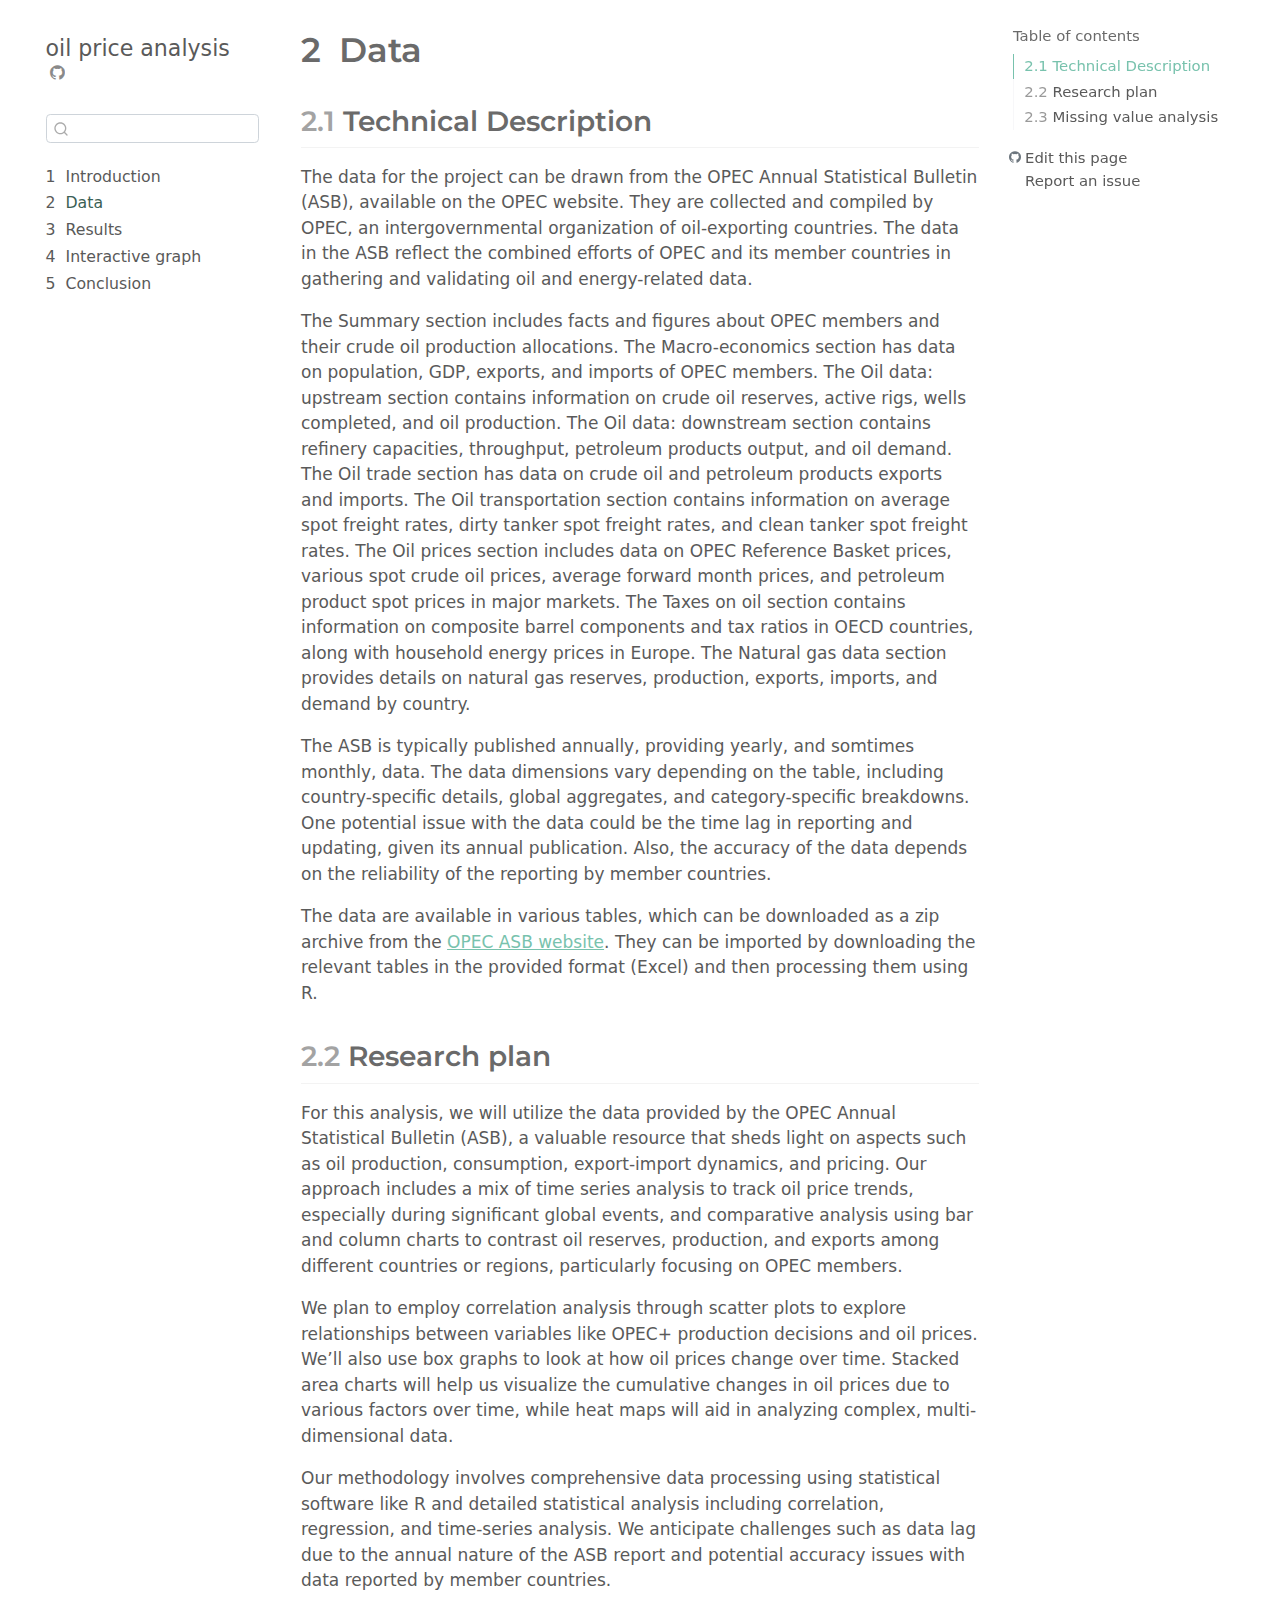
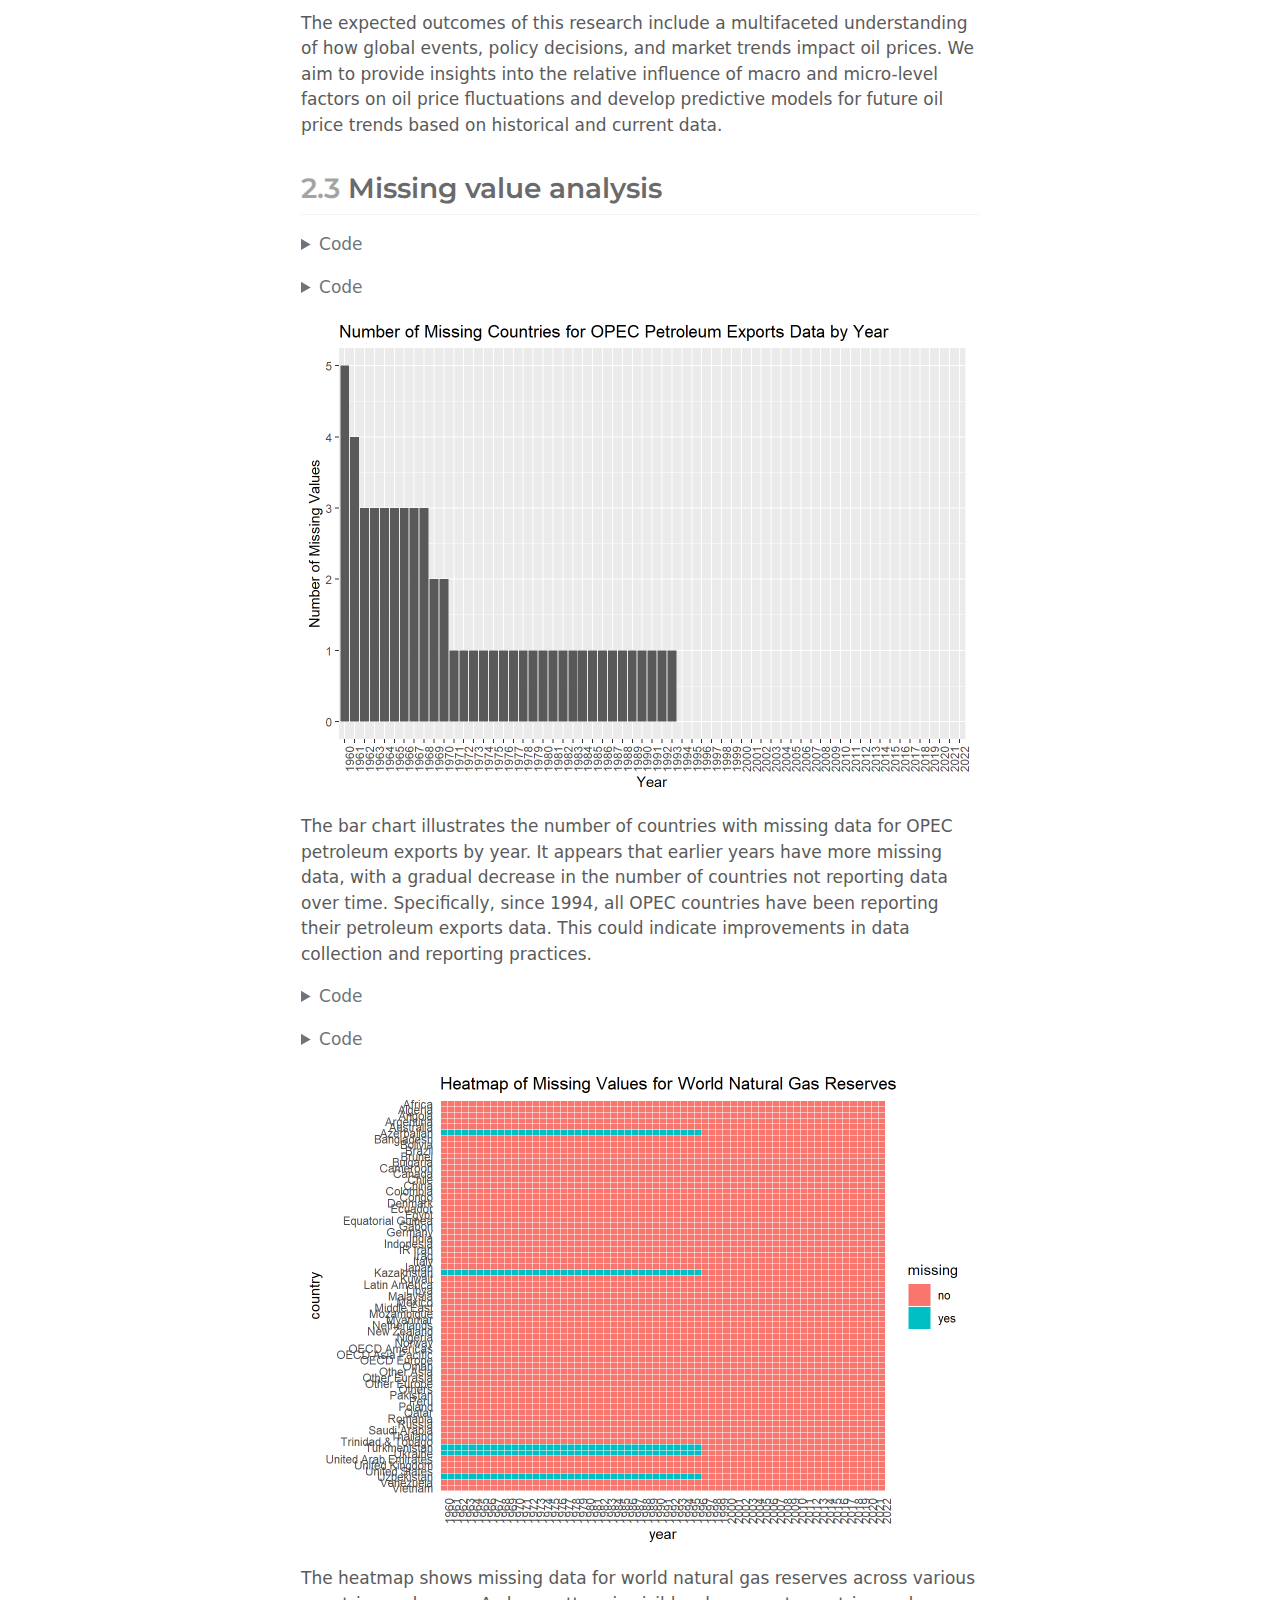
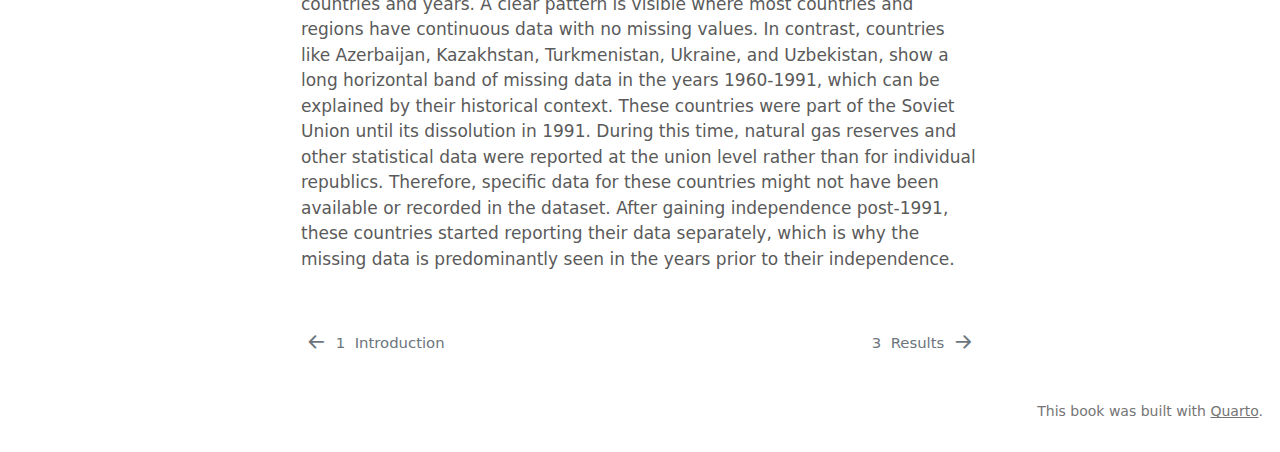
<file: docs/data.html>
<!DOCTYPE html>
<html xmlns="http://www.w3.org/1999/xhtml" lang="en" xml:lang="en"><head>

<meta charset="utf-8">
<meta name="generator" content="quarto-1.3.450">

<meta name="viewport" content="width=device-width, initial-scale=1.0, user-scalable=yes">


<title>oil price analysis - 2&nbsp; Data</title>
<style>
code{white-space: pre-wrap;}
span.smallcaps{font-variant: small-caps;}
div.columns{display: flex; gap: min(4vw, 1.5em);}
div.column{flex: auto; overflow-x: auto;}
div.hanging-indent{margin-left: 1.5em; text-indent: -1.5em;}
ul.task-list{list-style: none;}
ul.task-list li input[type="checkbox"] {
  width: 0.8em;
  margin: 0 0.8em 0.2em -1em; /* quarto-specific, see https://github.com/quarto-dev/quarto-cli/issues/4556 */ 
  vertical-align: middle;
}
/* CSS for syntax highlighting */
pre > code.sourceCode { white-space: pre; position: relative; }
pre > code.sourceCode > span { display: inline-block; line-height: 1.25; }
pre > code.sourceCode > span:empty { height: 1.2em; }
.sourceCode { overflow: visible; }
code.sourceCode > span { color: inherit; text-decoration: inherit; }
div.sourceCode { margin: 1em 0; }
pre.sourceCode { margin: 0; }
@media screen {
div.sourceCode { overflow: auto; }
}
@media print {
pre > code.sourceCode { white-space: pre-wrap; }
pre > code.sourceCode > span { text-indent: -5em; padding-left: 5em; }
}
pre.numberSource code
  { counter-reset: source-line 0; }
pre.numberSource code > span
  { position: relative; left: -4em; counter-increment: source-line; }
pre.numberSource code > span > a:first-child::before
  { content: counter(source-line);
    position: relative; left: -1em; text-align: right; vertical-align: baseline;
    border: none; display: inline-block;
    -webkit-touch-callout: none; -webkit-user-select: none;
    -khtml-user-select: none; -moz-user-select: none;
    -ms-user-select: none; user-select: none;
    padding: 0 4px; width: 4em;
  }
pre.numberSource { margin-left: 3em;  padding-left: 4px; }
div.sourceCode
  {   }
@media screen {
pre > code.sourceCode > span > a:first-child::before { text-decoration: underline; }
}
</style>


<script src="site_libs/quarto-nav/quarto-nav.js"></script>
<script src="site_libs/quarto-nav/headroom.min.js"></script>
<script src="site_libs/clipboard/clipboard.min.js"></script>
<script src="site_libs/quarto-search/autocomplete.umd.js"></script>
<script src="site_libs/quarto-search/fuse.min.js"></script>
<script src="site_libs/quarto-search/quarto-search.js"></script>
<meta name="quarto:offset" content="./">
<link href="./results.html" rel="next">
<link href="./index.html" rel="prev">
<script src="site_libs/quarto-html/quarto.js"></script>
<script src="site_libs/quarto-html/popper.min.js"></script>
<script src="site_libs/quarto-html/tippy.umd.min.js"></script>
<script src="site_libs/quarto-html/anchor.min.js"></script>
<link href="site_libs/quarto-html/tippy.css" rel="stylesheet">
<link href="site_libs/quarto-html/quarto-syntax-highlighting.css" rel="stylesheet" id="quarto-text-highlighting-styles">
<script src="site_libs/bootstrap/bootstrap.min.js"></script>
<link href="site_libs/bootstrap/bootstrap-icons.css" rel="stylesheet">
<link href="site_libs/bootstrap/bootstrap.min.css" rel="stylesheet" id="quarto-bootstrap" data-mode="light">
<script id="quarto-search-options" type="application/json">{
  "location": "sidebar",
  "copy-button": false,
  "collapse-after": 3,
  "panel-placement": "start",
  "type": "textbox",
  "limit": 20,
  "language": {
    "search-no-results-text": "No results",
    "search-matching-documents-text": "matching documents",
    "search-copy-link-title": "Copy link to search",
    "search-hide-matches-text": "Hide additional matches",
    "search-more-match-text": "more match in this document",
    "search-more-matches-text": "more matches in this document",
    "search-clear-button-title": "Clear",
    "search-detached-cancel-button-title": "Cancel",
    "search-submit-button-title": "Submit",
    "search-label": "Search"
  }
}</script>


</head>

<body class="nav-sidebar floating">

<div id="quarto-search-results"></div>
  <header id="quarto-header" class="headroom fixed-top">
  <nav class="quarto-secondary-nav">
    <div class="container-fluid d-flex">
      <button type="button" class="quarto-btn-toggle btn" data-bs-toggle="collapse" data-bs-target="#quarto-sidebar,#quarto-sidebar-glass" aria-controls="quarto-sidebar" aria-expanded="false" aria-label="Toggle sidebar navigation" onclick="if (window.quartoToggleHeadroom) { window.quartoToggleHeadroom(); }">
        <i class="bi bi-layout-text-sidebar-reverse"></i>
      </button>
      <nav class="quarto-page-breadcrumbs" aria-label="breadcrumb"><ol class="breadcrumb"><li class="breadcrumb-item"><a href="./data.html"><span class="chapter-number">2</span>&nbsp; <span class="chapter-title">Data</span></a></li></ol></nav>
      <a class="flex-grow-1" role="button" data-bs-toggle="collapse" data-bs-target="#quarto-sidebar,#quarto-sidebar-glass" aria-controls="quarto-sidebar" aria-expanded="false" aria-label="Toggle sidebar navigation" onclick="if (window.quartoToggleHeadroom) { window.quartoToggleHeadroom(); }">      
      </a>
      <button type="button" class="btn quarto-search-button" aria-label="" onclick="window.quartoOpenSearch();">
        <i class="bi bi-search"></i>
      </button>
    </div>
  </nav>
</header>
<!-- content -->
<div id="quarto-content" class="quarto-container page-columns page-rows-contents page-layout-article">
<!-- sidebar -->
  <nav id="quarto-sidebar" class="sidebar collapse collapse-horizontal sidebar-navigation floating overflow-auto">
    <div class="pt-lg-2 mt-2 text-left sidebar-header">
    <div class="sidebar-title mb-0 py-0">
      <a href="./">oil price analysis</a> 
        <div class="sidebar-tools-main">
    <a href="https://github.com/lh3238/oilprice" rel="" title="Source Code" class="quarto-navigation-tool px-1" aria-label="Source Code"><i class="bi bi-github"></i></a>
</div>
    </div>
      </div>
        <div class="mt-2 flex-shrink-0 align-items-center">
        <div class="sidebar-search">
        <div id="quarto-search" class="" title="Search"></div>
        </div>
        </div>
    <div class="sidebar-menu-container"> 
    <ul class="list-unstyled mt-1">
        <li class="sidebar-item">
  <div class="sidebar-item-container"> 
  <a href="./index.html" class="sidebar-item-text sidebar-link">
 <span class="menu-text"><span class="chapter-number">1</span>&nbsp; <span class="chapter-title">Introduction</span></span></a>
  </div>
</li>
        <li class="sidebar-item">
  <div class="sidebar-item-container"> 
  <a href="./data.html" class="sidebar-item-text sidebar-link active">
 <span class="menu-text"><span class="chapter-number">2</span>&nbsp; <span class="chapter-title">Data</span></span></a>
  </div>
</li>
        <li class="sidebar-item">
  <div class="sidebar-item-container"> 
  <a href="./results.html" class="sidebar-item-text sidebar-link">
 <span class="menu-text"><span class="chapter-number">3</span>&nbsp; <span class="chapter-title">Results</span></span></a>
  </div>
</li>
        <li class="sidebar-item">
  <div class="sidebar-item-container"> 
  <a href="./d3graph.html" class="sidebar-item-text sidebar-link">
 <span class="menu-text"><span class="chapter-number">4</span>&nbsp; <span class="chapter-title">Interactive graph</span></span></a>
  </div>
</li>
        <li class="sidebar-item">
  <div class="sidebar-item-container"> 
  <a href="./conclusion.html" class="sidebar-item-text sidebar-link">
 <span class="menu-text"><span class="chapter-number">5</span>&nbsp; <span class="chapter-title">Conclusion</span></span></a>
  </div>
</li>
    </ul>
    </div>
</nav>
<div id="quarto-sidebar-glass" data-bs-toggle="collapse" data-bs-target="#quarto-sidebar,#quarto-sidebar-glass"></div>
<!-- margin-sidebar -->
    <div id="quarto-margin-sidebar" class="sidebar margin-sidebar">
        <nav id="TOC" role="doc-toc" class="toc-active">
    <h2 id="toc-title">Table of contents</h2>
   
  <ul>
  <li><a href="#technical-description" id="toc-technical-description" class="nav-link active" data-scroll-target="#technical-description"><span class="header-section-number">2.1</span> Technical Description</a></li>
  <li><a href="#research-plan" id="toc-research-plan" class="nav-link" data-scroll-target="#research-plan"><span class="header-section-number">2.2</span> Research plan</a></li>
  <li><a href="#missing-value-analysis" id="toc-missing-value-analysis" class="nav-link" data-scroll-target="#missing-value-analysis"><span class="header-section-number">2.3</span> Missing value analysis</a></li>
  </ul>
<div class="toc-actions"><div><i class="bi bi-github"></i></div><div class="action-links"><p><a href="https://github.com/lh3238/oilprice/edit/main/data.qmd" class="toc-action">Edit this page</a></p><p><a href="https://github.com/lh3238/oilprice/issues/new" class="toc-action">Report an issue</a></p></div></div></nav>
    </div>
<!-- main -->
<main class="content" id="quarto-document-content">

<header id="title-block-header" class="quarto-title-block default">
<div class="quarto-title">
<h1 class="title"><span class="chapter-number">2</span>&nbsp; <span class="chapter-title">Data</span></h1>
</div>



<div class="quarto-title-meta">

    
  
    
  </div>
  

</header>

<section id="technical-description" class="level2" data-number="2.1">
<h2 data-number="2.1" class="anchored" data-anchor-id="technical-description"><span class="header-section-number">2.1</span> Technical Description</h2>
<p>The data for the project can be drawn from the OPEC Annual Statistical Bulletin (ASB), available on the OPEC website. They are collected and compiled by OPEC, an intergovernmental organization of oil-exporting countries. The data in the ASB reflect the combined efforts of OPEC and its member countries in gathering and validating oil and energy-related data.</p>
<p>The Summary section includes facts and figures about OPEC members and their crude oil production allocations. The Macro-economics section has data on population, GDP, exports, and imports of OPEC members. The Oil data: upstream section contains information on crude oil reserves, active rigs, wells completed, and oil production. The Oil data: downstream section contains refinery capacities, throughput, petroleum products output, and oil demand. The Oil trade section has data on crude oil and petroleum products exports and imports. The Oil transportation section contains information on average spot freight rates, dirty tanker spot freight rates, and clean tanker spot freight rates. The Oil prices section includes data on OPEC Reference Basket prices, various spot crude oil prices, average forward month prices, and petroleum product spot prices in major markets. The Taxes on oil section contains information on composite barrel components and tax ratios in OECD countries, along with household energy prices in Europe. The Natural gas data section provides details on natural gas reserves, production, exports, imports, and demand by country.</p>
<p>The ASB is typically published annually, providing yearly, and somtimes monthly, data. The data dimensions vary depending on the table, including country-specific details, global aggregates, and category-specific breakdowns. One potential issue with the data could be the time lag in reporting and updating, given its annual publication. Also, the accuracy of the data depends on the reliability of the reporting by member countries.</p>
<p>The data are available in various tables, which can be downloaded as a zip archive from the <a href="https://asb.opec.org/data/ASB_Data.php#:~:text=%23%20%E3%80%9010%E2%80%A0Data%20download%20,Dirty%20tanker%20spot%20freight%20rates">OPEC ASB website</a>. They can be imported by downloading the relevant tables in the provided format (Excel) and then processing them using R.</p>
</section>
<section id="research-plan" class="level2" data-number="2.2">
<h2 data-number="2.2" class="anchored" data-anchor-id="research-plan"><span class="header-section-number">2.2</span> Research plan</h2>
<p>For this analysis, we will utilize the data provided by the OPEC Annual Statistical Bulletin (ASB), a valuable resource that sheds light on aspects such as oil production, consumption, export-import dynamics, and pricing. Our approach includes a mix of time series analysis to track oil price trends, especially during significant global events, and comparative analysis using bar and column charts to contrast oil reserves, production, and exports among different countries or regions, particularly focusing on OPEC members.</p>
<p>We plan to employ correlation analysis through scatter plots to explore relationships between variables like OPEC+ production decisions and oil prices. We’ll also use box graphs to look at how oil prices change over time. Stacked area charts will help us visualize the cumulative changes in oil prices due to various factors over time, while heat maps will aid in analyzing complex, multi-dimensional data.</p>
<p>Our methodology involves comprehensive data processing using statistical software like R and detailed statistical analysis including correlation, regression, and time-series analysis. We anticipate challenges such as data lag due to the annual nature of the ASB report and potential accuracy issues with data reported by member countries.</p>
<p>The expected outcomes of this research include a multifaceted understanding of how global events, policy decisions, and market trends impact oil prices. We aim to provide insights into the relative influence of macro and micro-level factors on oil price fluctuations and develop predictive models for future oil price trends based on historical and current data.</p>
</section>
<section id="missing-value-analysis" class="level2" data-number="2.3">
<h2 data-number="2.3" class="anchored" data-anchor-id="missing-value-analysis"><span class="header-section-number">2.3</span> Missing value analysis</h2>
<div class="cell">
<details>
<summary>Code</summary>
<div class="sourceCode cell-code" id="cb1"><pre class="sourceCode r code-with-copy"><code class="sourceCode r"><span id="cb1-1"><a href="#cb1-1" aria-hidden="true" tabindex="-1"></a><span class="fu">library</span>(readxl)</span>
<span id="cb1-2"><a href="#cb1-2" aria-hidden="true" tabindex="-1"></a>petroleum_exports <span class="ot">&lt;-</span> <span class="fu">read_excel</span>(<span class="st">"ASB2023_all/T25.xlsx"</span>, <span class="at">na =</span> <span class="st">"-"</span>, <span class="at">skip =</span> <span class="dv">2</span>)</span>
<span id="cb1-3"><a href="#cb1-3" aria-hidden="true" tabindex="-1"></a>petroleum_exports <span class="ot">&lt;-</span> petroleum_exports[<span class="dv">1</span><span class="sc">:</span><span class="dv">14</span>, ]</span></code><button title="Copy to Clipboard" class="code-copy-button"><i class="bi"></i></button></pre></div>
</details>
</div>
<div class="cell">
<details>
<summary>Code</summary>
<div class="sourceCode cell-code" id="cb2"><pre class="sourceCode r code-with-copy"><code class="sourceCode r"><span id="cb2-1"><a href="#cb2-1" aria-hidden="true" tabindex="-1"></a><span class="fu">library</span>(tidyverse)</span>
<span id="cb2-2"><a href="#cb2-2" aria-hidden="true" tabindex="-1"></a><span class="fu">library</span>(ggplot2)</span>
<span id="cb2-3"><a href="#cb2-3" aria-hidden="true" tabindex="-1"></a></span>
<span id="cb2-4"><a href="#cb2-4" aria-hidden="true" tabindex="-1"></a>long_petroleum_exports <span class="ot">&lt;-</span> petroleum_exports <span class="sc">%&gt;%</span></span>
<span id="cb2-5"><a href="#cb2-5" aria-hidden="true" tabindex="-1"></a>  <span class="fu">pivot_longer</span>(<span class="at">cols =</span> <span class="sc">-</span><span class="dv">1</span>, <span class="at">names_to =</span> <span class="st">"year"</span>, <span class="at">values_to =</span> <span class="st">"value"</span>)</span>
<span id="cb2-6"><a href="#cb2-6" aria-hidden="true" tabindex="-1"></a></span>
<span id="cb2-7"><a href="#cb2-7" aria-hidden="true" tabindex="-1"></a>missing_by_year <span class="ot">&lt;-</span> long_petroleum_exports <span class="sc">%&gt;%</span></span>
<span id="cb2-8"><a href="#cb2-8" aria-hidden="true" tabindex="-1"></a>  <span class="fu">group_by</span>(year) <span class="sc">%&gt;%</span></span>
<span id="cb2-9"><a href="#cb2-9" aria-hidden="true" tabindex="-1"></a>  <span class="fu">summarise</span>(<span class="fu">across</span>(<span class="fu">everything</span>(), <span class="sc">~</span><span class="fu">sum</span>(<span class="fu">is.na</span>(.))))</span>
<span id="cb2-10"><a href="#cb2-10" aria-hidden="true" tabindex="-1"></a></span>
<span id="cb2-11"><a href="#cb2-11" aria-hidden="true" tabindex="-1"></a><span class="fu">ggplot</span>(missing_by_year, <span class="fu">aes</span>(<span class="at">x =</span> year, <span class="at">y =</span> value)) <span class="sc">+</span></span>
<span id="cb2-12"><a href="#cb2-12" aria-hidden="true" tabindex="-1"></a>  <span class="fu">geom_bar</span>(<span class="at">stat =</span> <span class="st">"identity"</span>) <span class="sc">+</span></span>
<span id="cb2-13"><a href="#cb2-13" aria-hidden="true" tabindex="-1"></a>  <span class="fu">labs</span>(<span class="at">x =</span> <span class="st">"Year"</span>, <span class="at">y =</span> <span class="st">"Number of Missing Values"</span>, </span>
<span id="cb2-14"><a href="#cb2-14" aria-hidden="true" tabindex="-1"></a>       <span class="at">title =</span> <span class="st">"Number of Missing Countries for OPEC Petroleum Exports Data by Year"</span>) <span class="sc">+</span></span>
<span id="cb2-15"><a href="#cb2-15" aria-hidden="true" tabindex="-1"></a>  <span class="fu">theme</span>(<span class="at">axis.text.x =</span> <span class="fu">element_text</span>(<span class="at">angle =</span> <span class="dv">90</span>, <span class="at">hjust =</span> <span class="dv">1</span>))</span></code><button title="Copy to Clipboard" class="code-copy-button"><i class="bi"></i></button></pre></div>
</details>
<div class="cell-output-display">
<p><img src="data_files/figure-html/unnamed-chunk-2-1.png" class="img-fluid" width="672"></p>
</div>
</div>
<p>The bar chart illustrates the number of countries with missing data for OPEC petroleum exports by year. It appears that earlier years have more missing data, with a gradual decrease in the number of countries not reporting data over time. Specifically, since 1994, all OPEC countries have been reporting their petroleum exports data. This could indicate improvements in data collection and reporting practices.</p>
<div class="cell">
<details>
<summary>Code</summary>
<div class="sourceCode cell-code" id="cb3"><pre class="sourceCode r code-with-copy"><code class="sourceCode r"><span id="cb3-1"><a href="#cb3-1" aria-hidden="true" tabindex="-1"></a>natural_gas_reserves <span class="ot">&lt;-</span> <span class="fu">read_excel</span>(<span class="st">"ASB2023_all/T91.xlsx"</span>, <span class="at">na =</span> <span class="st">"na"</span>, <span class="at">skip =</span> <span class="dv">2</span>)</span>
<span id="cb3-2"><a href="#cb3-2" aria-hidden="true" tabindex="-1"></a>natural_gas_reserves <span class="ot">&lt;-</span> natural_gas_reserves[<span class="dv">1</span><span class="sc">:</span><span class="dv">74</span>, ]</span></code><button title="Copy to Clipboard" class="code-copy-button"><i class="bi"></i></button></pre></div>
</details>
</div>
<div class="cell">
<details>
<summary>Code</summary>
<div class="sourceCode cell-code" id="cb4"><pre class="sourceCode r code-with-copy"><code class="sourceCode r"><span id="cb4-1"><a href="#cb4-1" aria-hidden="true" tabindex="-1"></a><span class="fu">library</span>(tidyverse)</span>
<span id="cb4-2"><a href="#cb4-2" aria-hidden="true" tabindex="-1"></a><span class="fu">library</span>(ggplot2)</span>
<span id="cb4-3"><a href="#cb4-3" aria-hidden="true" tabindex="-1"></a></span>
<span id="cb4-4"><a href="#cb4-4" aria-hidden="true" tabindex="-1"></a>tidy_natural_gas_reserves <span class="ot">&lt;-</span> natural_gas_reserves <span class="sc">%&gt;%</span></span>
<span id="cb4-5"><a href="#cb4-5" aria-hidden="true" tabindex="-1"></a>  <span class="fu">pivot_longer</span>(<span class="at">cols =</span> <span class="sc">-</span><span class="dv">1</span>, <span class="at">names_to =</span> <span class="st">"year"</span>, <span class="at">values_to =</span> <span class="st">"value"</span>) <span class="sc">%&gt;%</span></span>
<span id="cb4-6"><a href="#cb4-6" aria-hidden="true" tabindex="-1"></a>  <span class="fu">mutate</span>(<span class="at">missing =</span> <span class="fu">ifelse</span>(<span class="fu">is.na</span>(value), <span class="st">"yes"</span>, <span class="st">"no"</span>))</span>
<span id="cb4-7"><a href="#cb4-7" aria-hidden="true" tabindex="-1"></a></span>
<span id="cb4-8"><a href="#cb4-8" aria-hidden="true" tabindex="-1"></a><span class="fu">ggplot</span>(tidy_natural_gas_reserves, <span class="fu">aes</span>(<span class="at">x =</span> year, <span class="at">y =</span> <span class="fu">fct_rev</span>(...<span class="dv">1</span>), <span class="at">fill =</span> missing)) <span class="sc">+</span></span>
<span id="cb4-9"><a href="#cb4-9" aria-hidden="true" tabindex="-1"></a>  <span class="fu">geom_tile</span>(<span class="at">color =</span> <span class="st">"white"</span>) <span class="sc">+</span></span>
<span id="cb4-10"><a href="#cb4-10" aria-hidden="true" tabindex="-1"></a>  <span class="fu">labs</span>(<span class="at">title =</span> <span class="st">"Heatmap of Missing Values for World Natural Gas Reserves"</span>) <span class="sc">+</span></span>
<span id="cb4-11"><a href="#cb4-11" aria-hidden="true" tabindex="-1"></a>  <span class="fu">theme_minimal</span>() <span class="sc">+</span></span>
<span id="cb4-12"><a href="#cb4-12" aria-hidden="true" tabindex="-1"></a>  <span class="fu">theme</span>(<span class="at">axis.text.x =</span> <span class="fu">element_text</span>(<span class="at">angle =</span> <span class="dv">90</span>, <span class="at">hjust =</span> <span class="dv">1</span>)) <span class="sc">+</span></span>
<span id="cb4-13"><a href="#cb4-13" aria-hidden="true" tabindex="-1"></a>  <span class="fu">labs</span>(<span class="at">y=</span> <span class="st">"country"</span>)</span></code><button title="Copy to Clipboard" class="code-copy-button"><i class="bi"></i></button></pre></div>
</details>
<div class="cell-output-display">
<p><img src="data_files/figure-html/unnamed-chunk-4-1.png" class="img-fluid" width="672"></p>
</div>
</div>
<p>The heatmap shows missing data for world natural gas reserves across various countries and years. A clear pattern is visible where most countries and regions have continuous data with no missing values. In contrast, countries like Azerbaijan, Kazakhstan, Turkmenistan, Ukraine, and Uzbekistan, show a long horizontal band of missing data in the years 1960-1991, which can be explained by their historical context. These countries were part of the Soviet Union until its dissolution in 1991. During this time, natural gas reserves and other statistical data were reported at the union level rather than for individual republics. Therefore, specific data for these countries might not have been available or recorded in the dataset. After gaining independence post-1991, these countries started reporting their data separately, which is why the missing data is predominantly seen in the years prior to their independence.</p>


</section>

</main> <!-- /main -->
<script id="quarto-html-after-body" type="application/javascript">
window.document.addEventListener("DOMContentLoaded", function (event) {
  const toggleBodyColorMode = (bsSheetEl) => {
    const mode = bsSheetEl.getAttribute("data-mode");
    const bodyEl = window.document.querySelector("body");
    if (mode === "dark") {
      bodyEl.classList.add("quarto-dark");
      bodyEl.classList.remove("quarto-light");
    } else {
      bodyEl.classList.add("quarto-light");
      bodyEl.classList.remove("quarto-dark");
    }
  }
  const toggleBodyColorPrimary = () => {
    const bsSheetEl = window.document.querySelector("link#quarto-bootstrap");
    if (bsSheetEl) {
      toggleBodyColorMode(bsSheetEl);
    }
  }
  toggleBodyColorPrimary();  
  const icon = "";
  const anchorJS = new window.AnchorJS();
  anchorJS.options = {
    placement: 'right',
    icon: icon
  };
  anchorJS.add('.anchored');
  const isCodeAnnotation = (el) => {
    for (const clz of el.classList) {
      if (clz.startsWith('code-annotation-')) {                     
        return true;
      }
    }
    return false;
  }
  const clipboard = new window.ClipboardJS('.code-copy-button', {
    text: function(trigger) {
      const codeEl = trigger.previousElementSibling.cloneNode(true);
      for (const childEl of codeEl.children) {
        if (isCodeAnnotation(childEl)) {
          childEl.remove();
        }
      }
      return codeEl.innerText;
    }
  });
  clipboard.on('success', function(e) {
    // button target
    const button = e.trigger;
    // don't keep focus
    button.blur();
    // flash "checked"
    button.classList.add('code-copy-button-checked');
    var currentTitle = button.getAttribute("title");
    button.setAttribute("title", "Copied!");
    let tooltip;
    if (window.bootstrap) {
      button.setAttribute("data-bs-toggle", "tooltip");
      button.setAttribute("data-bs-placement", "left");
      button.setAttribute("data-bs-title", "Copied!");
      tooltip = new bootstrap.Tooltip(button, 
        { trigger: "manual", 
          customClass: "code-copy-button-tooltip",
          offset: [0, -8]});
      tooltip.show();    
    }
    setTimeout(function() {
      if (tooltip) {
        tooltip.hide();
        button.removeAttribute("data-bs-title");
        button.removeAttribute("data-bs-toggle");
        button.removeAttribute("data-bs-placement");
      }
      button.setAttribute("title", currentTitle);
      button.classList.remove('code-copy-button-checked');
    }, 1000);
    // clear code selection
    e.clearSelection();
  });
  function tippyHover(el, contentFn) {
    const config = {
      allowHTML: true,
      content: contentFn,
      maxWidth: 500,
      delay: 100,
      arrow: false,
      appendTo: function(el) {
          return el.parentElement;
      },
      interactive: true,
      interactiveBorder: 10,
      theme: 'quarto',
      placement: 'bottom-start'
    };
    window.tippy(el, config); 
  }
  const noterefs = window.document.querySelectorAll('a[role="doc-noteref"]');
  for (var i=0; i<noterefs.length; i++) {
    const ref = noterefs[i];
    tippyHover(ref, function() {
      // use id or data attribute instead here
      let href = ref.getAttribute('data-footnote-href') || ref.getAttribute('href');
      try { href = new URL(href).hash; } catch {}
      const id = href.replace(/^#\/?/, "");
      const note = window.document.getElementById(id);
      return note.innerHTML;
    });
  }
      let selectedAnnoteEl;
      const selectorForAnnotation = ( cell, annotation) => {
        let cellAttr = 'data-code-cell="' + cell + '"';
        let lineAttr = 'data-code-annotation="' +  annotation + '"';
        const selector = 'span[' + cellAttr + '][' + lineAttr + ']';
        return selector;
      }
      const selectCodeLines = (annoteEl) => {
        const doc = window.document;
        const targetCell = annoteEl.getAttribute("data-target-cell");
        const targetAnnotation = annoteEl.getAttribute("data-target-annotation");
        const annoteSpan = window.document.querySelector(selectorForAnnotation(targetCell, targetAnnotation));
        const lines = annoteSpan.getAttribute("data-code-lines").split(",");
        const lineIds = lines.map((line) => {
          return targetCell + "-" + line;
        })
        let top = null;
        let height = null;
        let parent = null;
        if (lineIds.length > 0) {
            //compute the position of the single el (top and bottom and make a div)
            const el = window.document.getElementById(lineIds[0]);
            top = el.offsetTop;
            height = el.offsetHeight;
            parent = el.parentElement.parentElement;
          if (lineIds.length > 1) {
            const lastEl = window.document.getElementById(lineIds[lineIds.length - 1]);
            const bottom = lastEl.offsetTop + lastEl.offsetHeight;
            height = bottom - top;
          }
          if (top !== null && height !== null && parent !== null) {
            // cook up a div (if necessary) and position it 
            let div = window.document.getElementById("code-annotation-line-highlight");
            if (div === null) {
              div = window.document.createElement("div");
              div.setAttribute("id", "code-annotation-line-highlight");
              div.style.position = 'absolute';
              parent.appendChild(div);
            }
            div.style.top = top - 2 + "px";
            div.style.height = height + 4 + "px";
            let gutterDiv = window.document.getElementById("code-annotation-line-highlight-gutter");
            if (gutterDiv === null) {
              gutterDiv = window.document.createElement("div");
              gutterDiv.setAttribute("id", "code-annotation-line-highlight-gutter");
              gutterDiv.style.position = 'absolute';
              const codeCell = window.document.getElementById(targetCell);
              const gutter = codeCell.querySelector('.code-annotation-gutter');
              gutter.appendChild(gutterDiv);
            }
            gutterDiv.style.top = top - 2 + "px";
            gutterDiv.style.height = height + 4 + "px";
          }
          selectedAnnoteEl = annoteEl;
        }
      };
      const unselectCodeLines = () => {
        const elementsIds = ["code-annotation-line-highlight", "code-annotation-line-highlight-gutter"];
        elementsIds.forEach((elId) => {
          const div = window.document.getElementById(elId);
          if (div) {
            div.remove();
          }
        });
        selectedAnnoteEl = undefined;
      };
      // Attach click handler to the DT
      const annoteDls = window.document.querySelectorAll('dt[data-target-cell]');
      for (const annoteDlNode of annoteDls) {
        annoteDlNode.addEventListener('click', (event) => {
          const clickedEl = event.target;
          if (clickedEl !== selectedAnnoteEl) {
            unselectCodeLines();
            const activeEl = window.document.querySelector('dt[data-target-cell].code-annotation-active');
            if (activeEl) {
              activeEl.classList.remove('code-annotation-active');
            }
            selectCodeLines(clickedEl);
            clickedEl.classList.add('code-annotation-active');
          } else {
            // Unselect the line
            unselectCodeLines();
            clickedEl.classList.remove('code-annotation-active');
          }
        });
      }
  const findCites = (el) => {
    const parentEl = el.parentElement;
    if (parentEl) {
      const cites = parentEl.dataset.cites;
      if (cites) {
        return {
          el,
          cites: cites.split(' ')
        };
      } else {
        return findCites(el.parentElement)
      }
    } else {
      return undefined;
    }
  };
  var bibliorefs = window.document.querySelectorAll('a[role="doc-biblioref"]');
  for (var i=0; i<bibliorefs.length; i++) {
    const ref = bibliorefs[i];
    const citeInfo = findCites(ref);
    if (citeInfo) {
      tippyHover(citeInfo.el, function() {
        var popup = window.document.createElement('div');
        citeInfo.cites.forEach(function(cite) {
          var citeDiv = window.document.createElement('div');
          citeDiv.classList.add('hanging-indent');
          citeDiv.classList.add('csl-entry');
          var biblioDiv = window.document.getElementById('ref-' + cite);
          if (biblioDiv) {
            citeDiv.innerHTML = biblioDiv.innerHTML;
          }
          popup.appendChild(citeDiv);
        });
        return popup.innerHTML;
      });
    }
  }
});
</script>
<nav class="page-navigation">
  <div class="nav-page nav-page-previous">
      <a href="./index.html" class="pagination-link">
        <i class="bi bi-arrow-left-short"></i> <span class="nav-page-text"><span class="chapter-number">1</span>&nbsp; <span class="chapter-title">Introduction</span></span>
      </a>          
  </div>
  <div class="nav-page nav-page-next">
      <a href="./results.html" class="pagination-link">
        <span class="nav-page-text"><span class="chapter-number">3</span>&nbsp; <span class="chapter-title">Results</span></span> <i class="bi bi-arrow-right-short"></i>
      </a>
  </div>
</nav>
</div> <!-- /content -->
<footer class="footer">
  <div class="nav-footer">
    <div class="nav-footer-left">
      &nbsp;
    </div>   
    <div class="nav-footer-center">
      &nbsp;
    </div>
    <div class="nav-footer-right">This book was built with <a href="https://quarto.org/">Quarto</a>.</div>
  </div>
</footer>



</body></html>
</file>
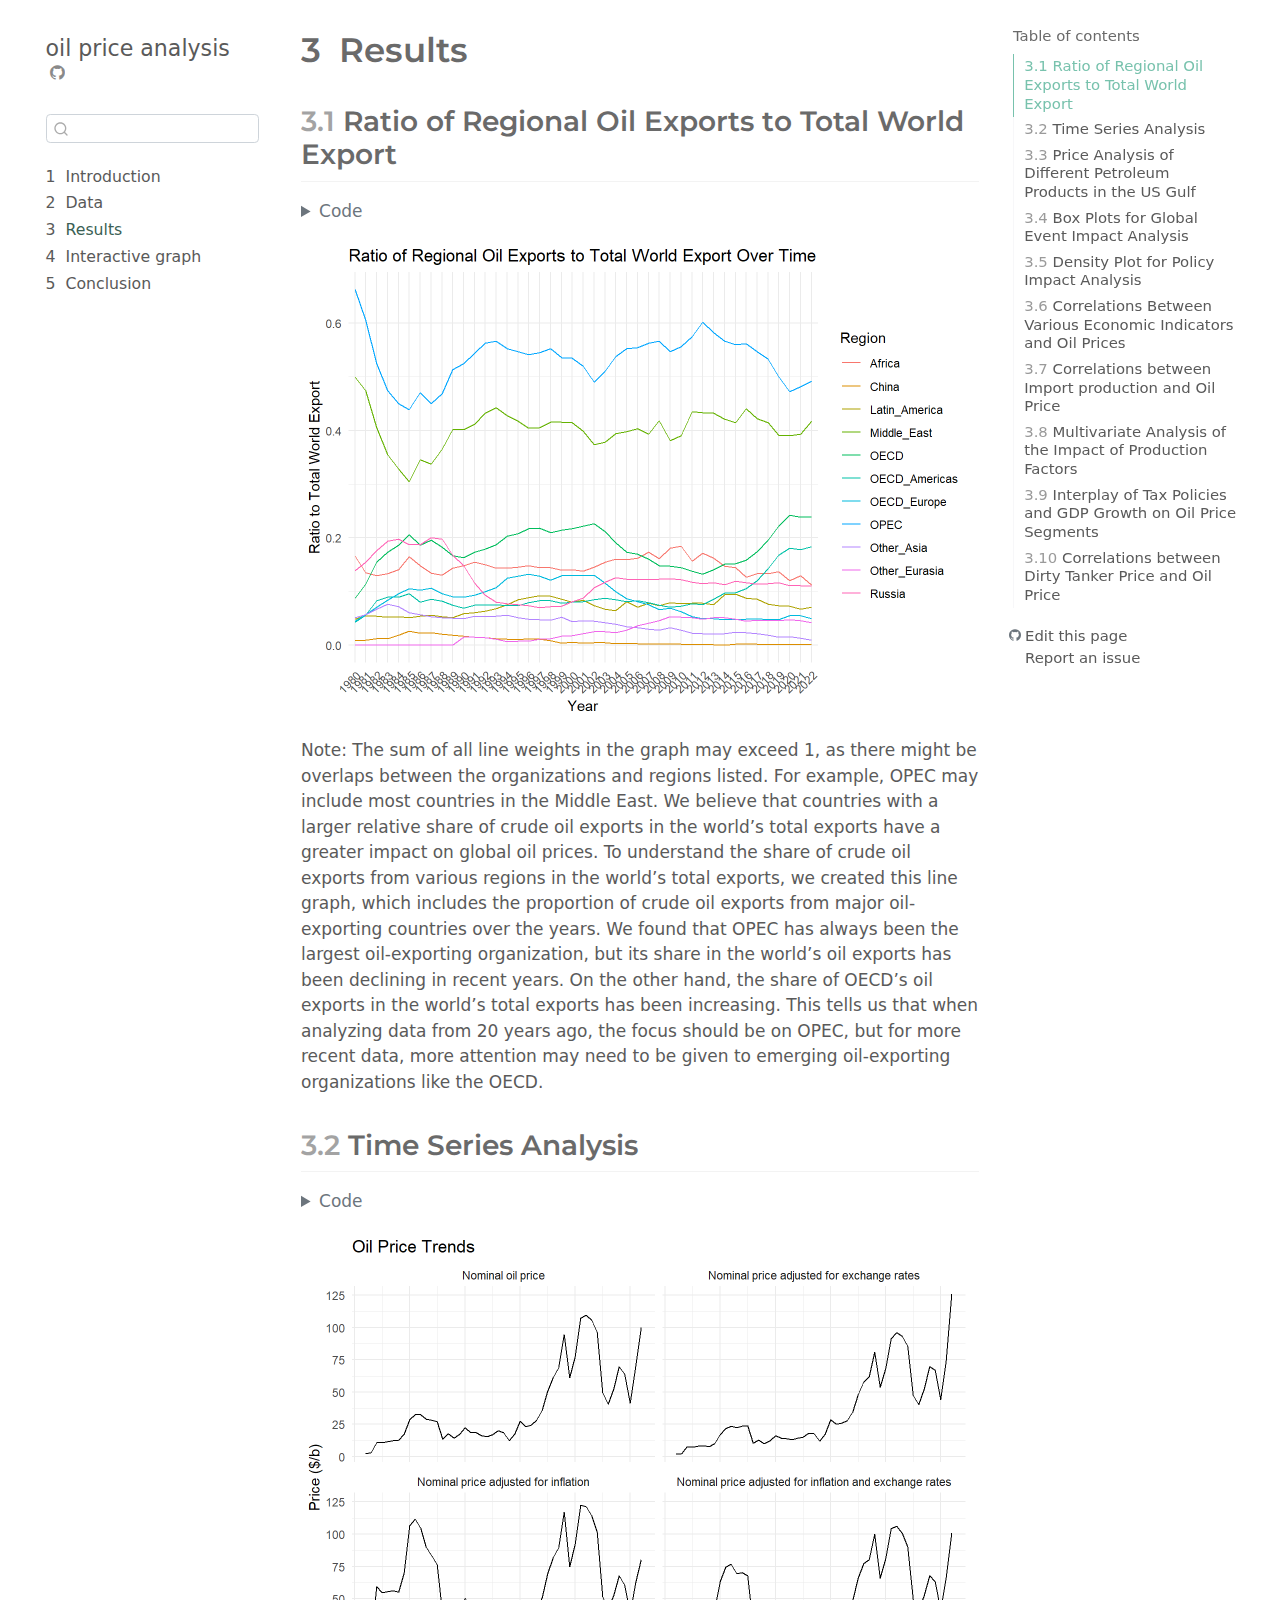
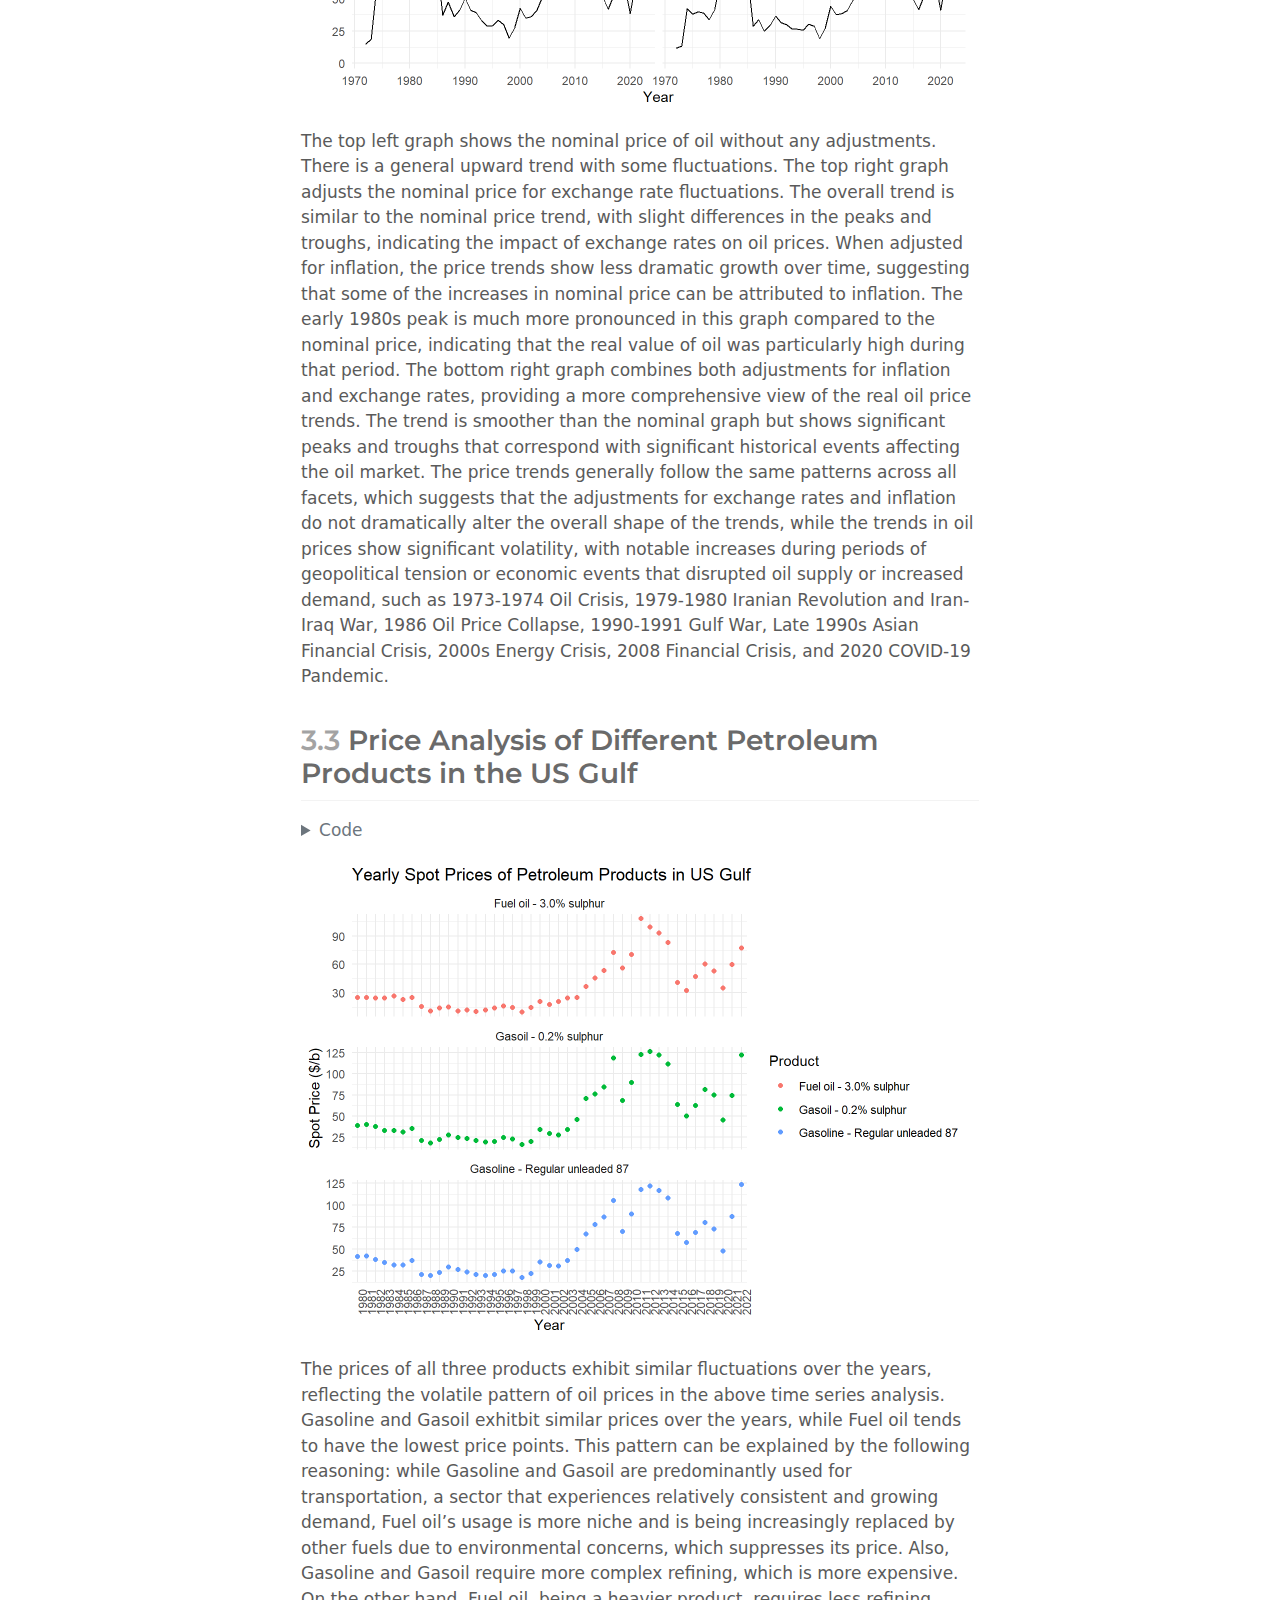
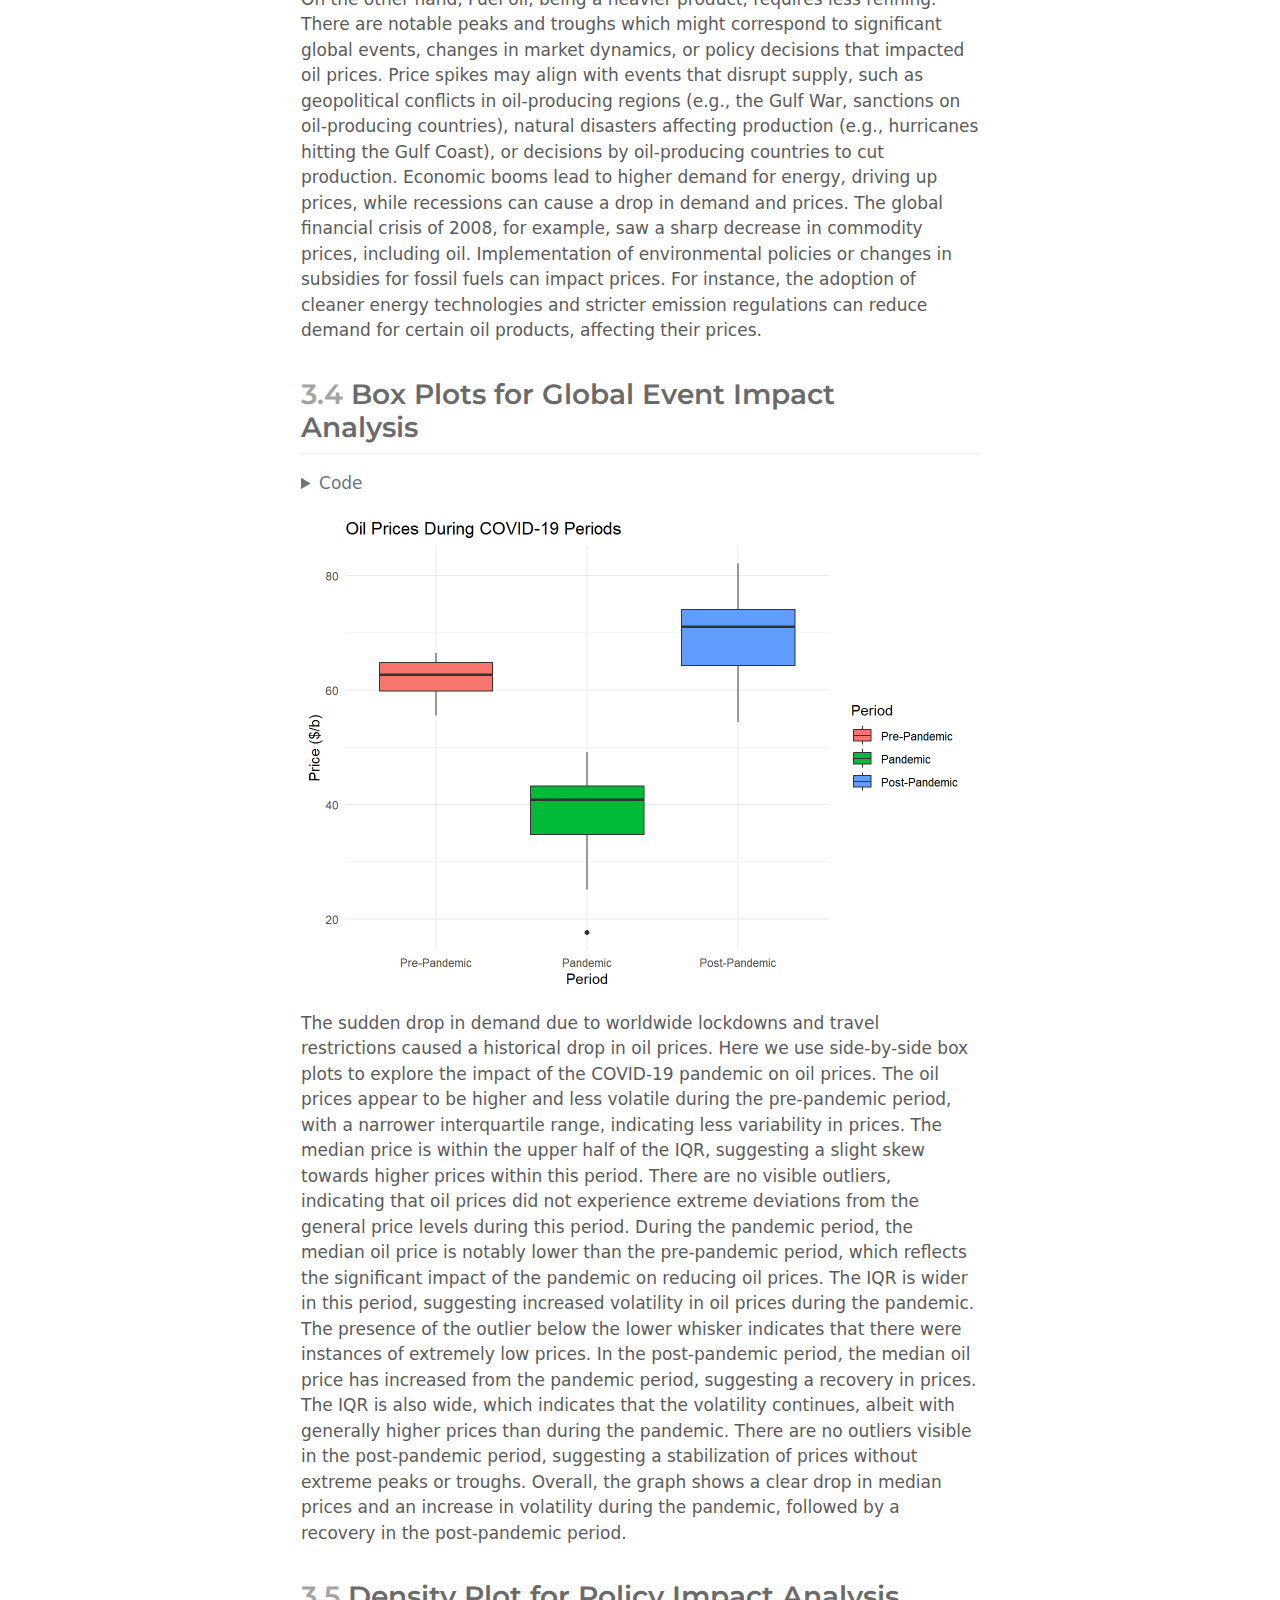
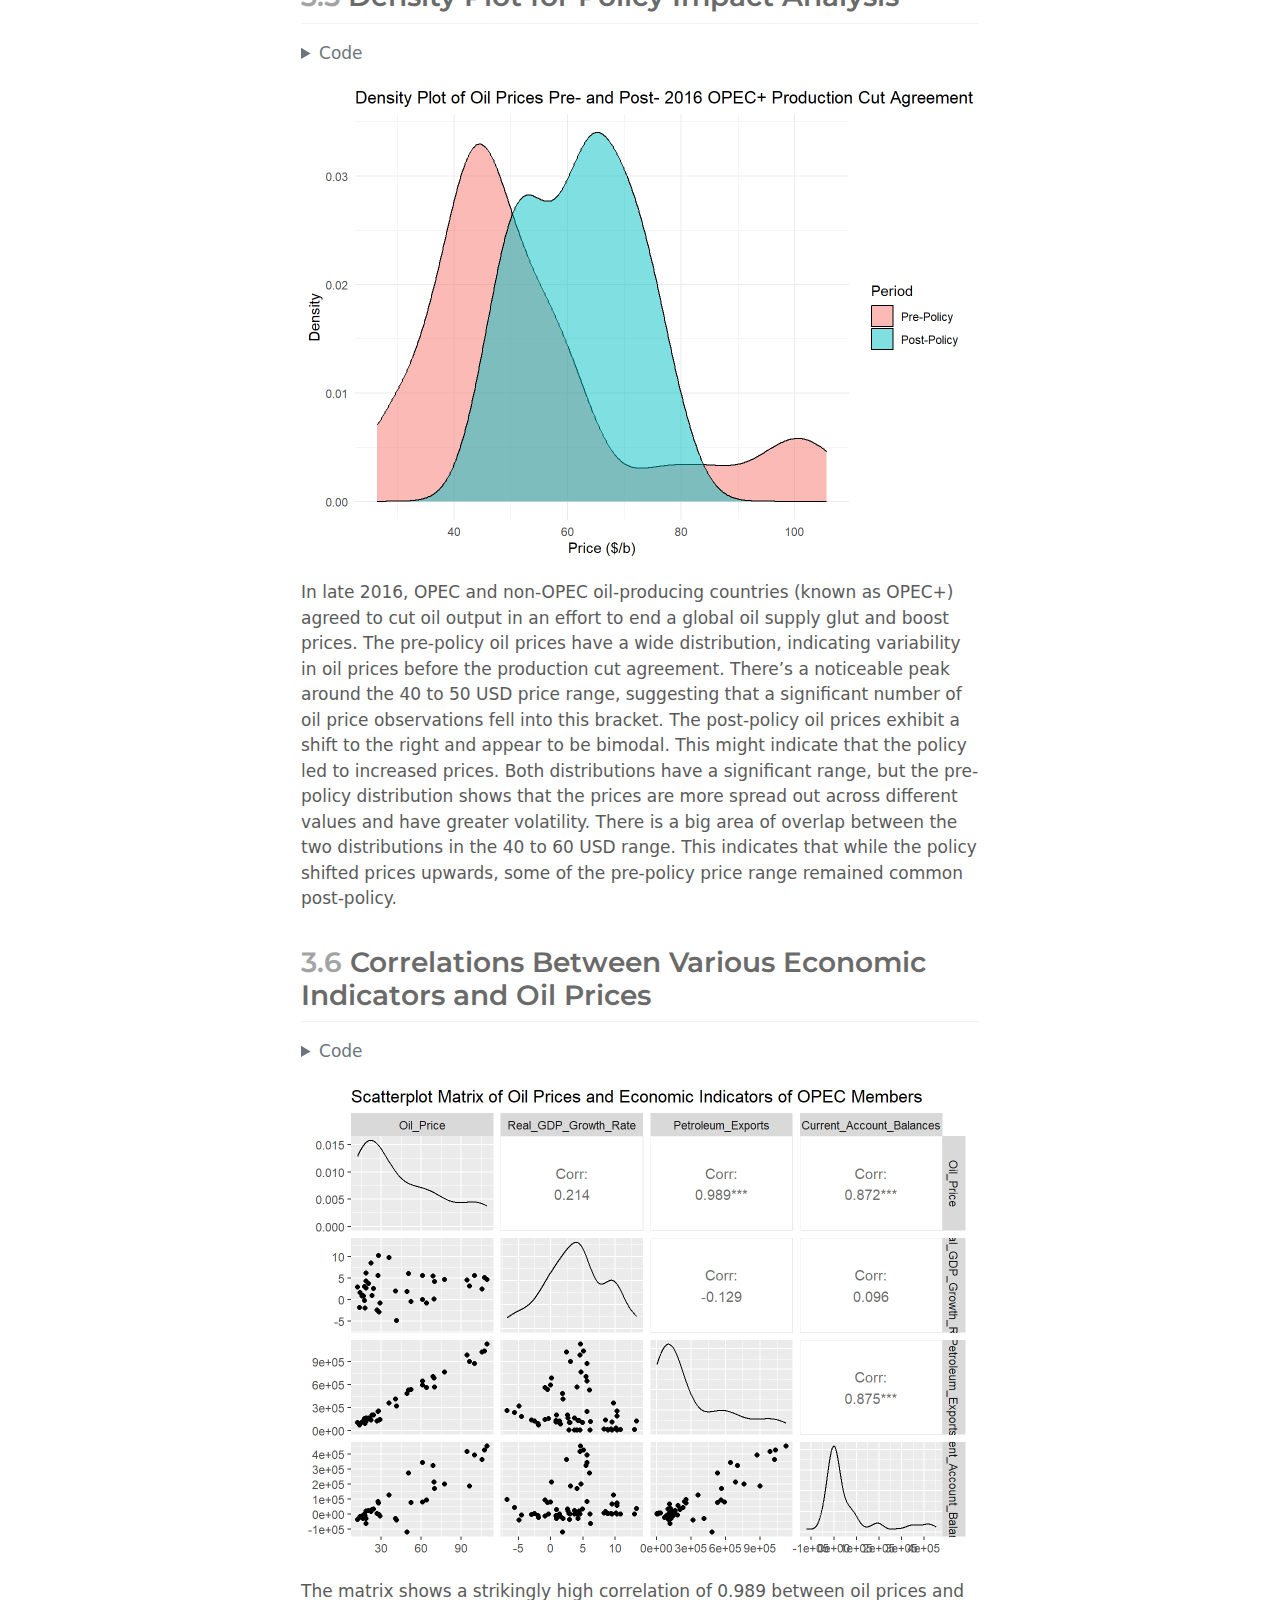
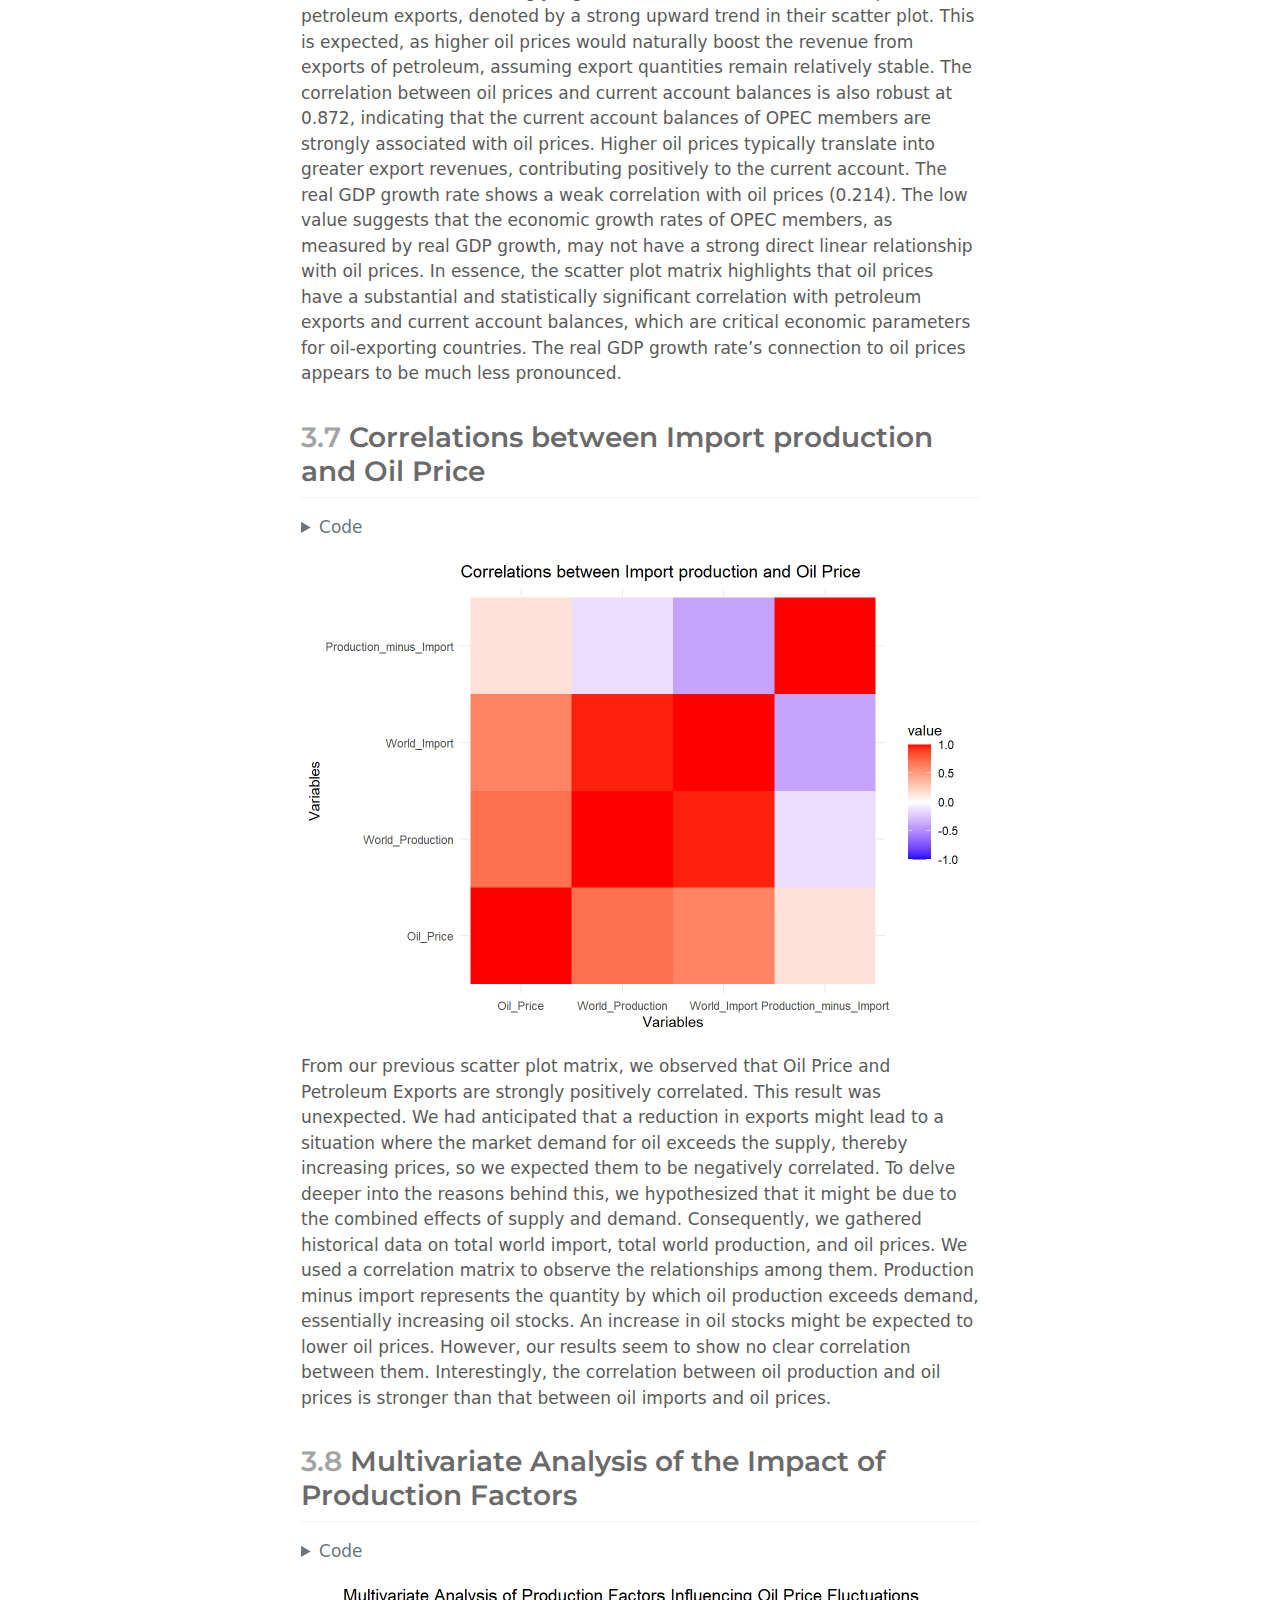
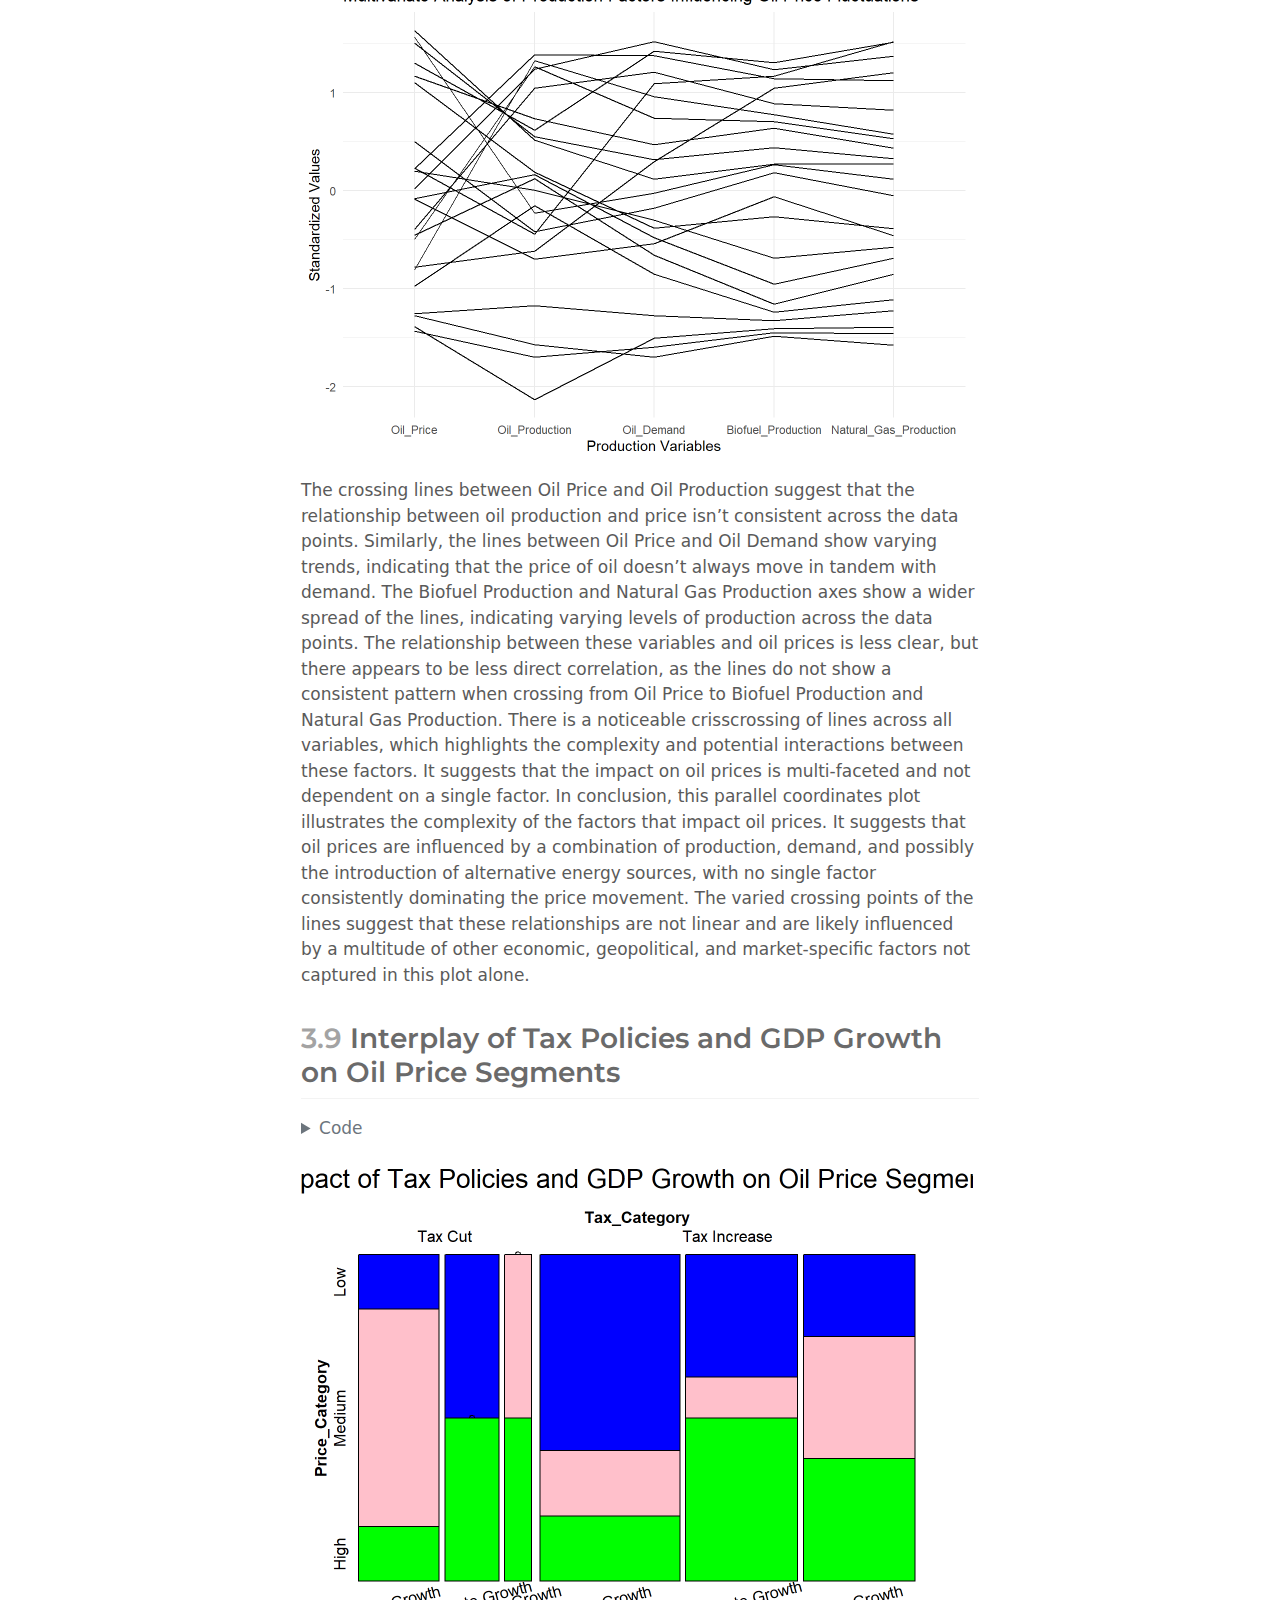
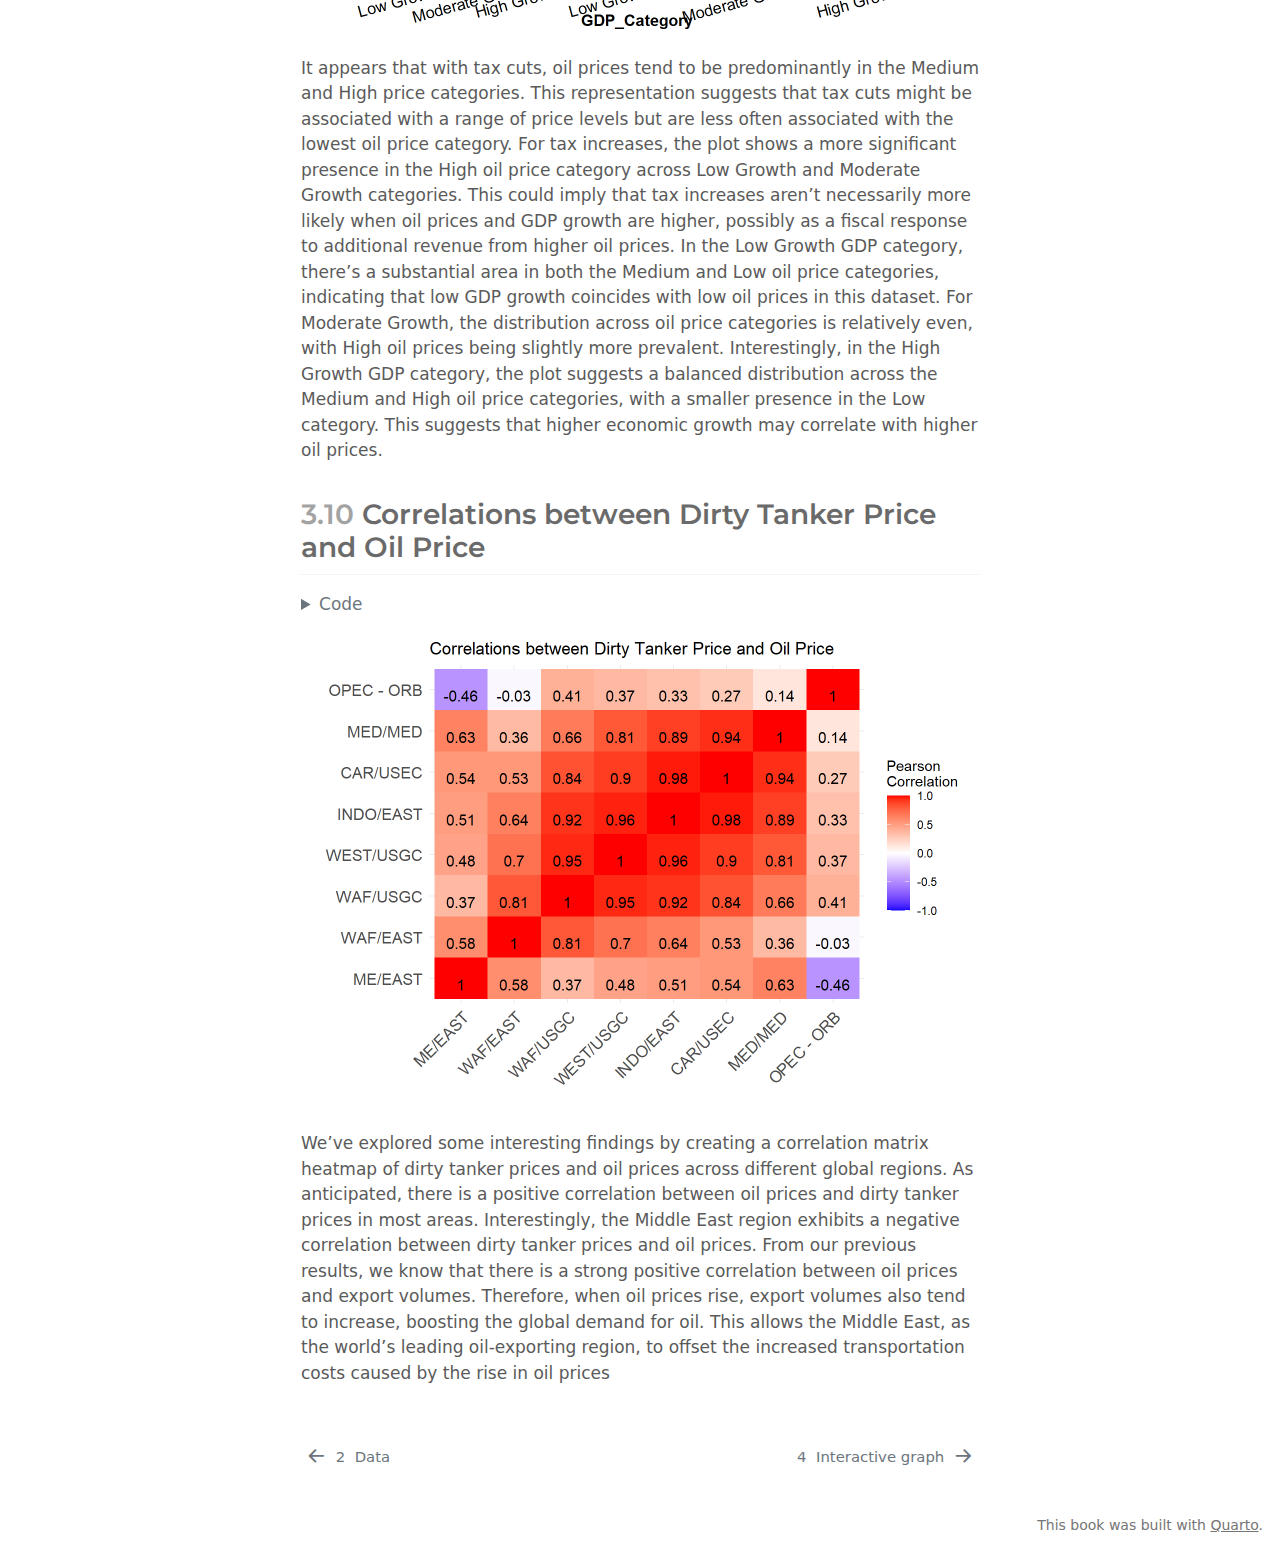
<file: docs/results.html>
<!DOCTYPE html>
<html xmlns="http://www.w3.org/1999/xhtml" lang="en" xml:lang="en"><head>

<meta charset="utf-8">
<meta name="generator" content="quarto-1.3.450">

<meta name="viewport" content="width=device-width, initial-scale=1.0, user-scalable=yes">


<title>oil price analysis - 3&nbsp; Results</title>
<style>
code{white-space: pre-wrap;}
span.smallcaps{font-variant: small-caps;}
div.columns{display: flex; gap: min(4vw, 1.5em);}
div.column{flex: auto; overflow-x: auto;}
div.hanging-indent{margin-left: 1.5em; text-indent: -1.5em;}
ul.task-list{list-style: none;}
ul.task-list li input[type="checkbox"] {
  width: 0.8em;
  margin: 0 0.8em 0.2em -1em; /* quarto-specific, see https://github.com/quarto-dev/quarto-cli/issues/4556 */ 
  vertical-align: middle;
}
/* CSS for syntax highlighting */
pre > code.sourceCode { white-space: pre; position: relative; }
pre > code.sourceCode > span { display: inline-block; line-height: 1.25; }
pre > code.sourceCode > span:empty { height: 1.2em; }
.sourceCode { overflow: visible; }
code.sourceCode > span { color: inherit; text-decoration: inherit; }
div.sourceCode { margin: 1em 0; }
pre.sourceCode { margin: 0; }
@media screen {
div.sourceCode { overflow: auto; }
}
@media print {
pre > code.sourceCode { white-space: pre-wrap; }
pre > code.sourceCode > span { text-indent: -5em; padding-left: 5em; }
}
pre.numberSource code
  { counter-reset: source-line 0; }
pre.numberSource code > span
  { position: relative; left: -4em; counter-increment: source-line; }
pre.numberSource code > span > a:first-child::before
  { content: counter(source-line);
    position: relative; left: -1em; text-align: right; vertical-align: baseline;
    border: none; display: inline-block;
    -webkit-touch-callout: none; -webkit-user-select: none;
    -khtml-user-select: none; -moz-user-select: none;
    -ms-user-select: none; user-select: none;
    padding: 0 4px; width: 4em;
  }
pre.numberSource { margin-left: 3em;  padding-left: 4px; }
div.sourceCode
  {   }
@media screen {
pre > code.sourceCode > span > a:first-child::before { text-decoration: underline; }
}
</style>


<script src="site_libs/quarto-nav/quarto-nav.js"></script>
<script src="site_libs/quarto-nav/headroom.min.js"></script>
<script src="site_libs/clipboard/clipboard.min.js"></script>
<script src="site_libs/quarto-search/autocomplete.umd.js"></script>
<script src="site_libs/quarto-search/fuse.min.js"></script>
<script src="site_libs/quarto-search/quarto-search.js"></script>
<meta name="quarto:offset" content="./">
<link href="./d3graph.html" rel="next">
<link href="./data.html" rel="prev">
<script src="site_libs/quarto-html/quarto.js"></script>
<script src="site_libs/quarto-html/popper.min.js"></script>
<script src="site_libs/quarto-html/tippy.umd.min.js"></script>
<script src="site_libs/quarto-html/anchor.min.js"></script>
<link href="site_libs/quarto-html/tippy.css" rel="stylesheet">
<link href="site_libs/quarto-html/quarto-syntax-highlighting.css" rel="stylesheet" id="quarto-text-highlighting-styles">
<script src="site_libs/bootstrap/bootstrap.min.js"></script>
<link href="site_libs/bootstrap/bootstrap-icons.css" rel="stylesheet">
<link href="site_libs/bootstrap/bootstrap.min.css" rel="stylesheet" id="quarto-bootstrap" data-mode="light">
<script id="quarto-search-options" type="application/json">{
  "location": "sidebar",
  "copy-button": false,
  "collapse-after": 3,
  "panel-placement": "start",
  "type": "textbox",
  "limit": 20,
  "language": {
    "search-no-results-text": "No results",
    "search-matching-documents-text": "matching documents",
    "search-copy-link-title": "Copy link to search",
    "search-hide-matches-text": "Hide additional matches",
    "search-more-match-text": "more match in this document",
    "search-more-matches-text": "more matches in this document",
    "search-clear-button-title": "Clear",
    "search-detached-cancel-button-title": "Cancel",
    "search-submit-button-title": "Submit",
    "search-label": "Search"
  }
}</script>


</head>

<body class="nav-sidebar floating">

<div id="quarto-search-results"></div>
  <header id="quarto-header" class="headroom fixed-top">
  <nav class="quarto-secondary-nav">
    <div class="container-fluid d-flex">
      <button type="button" class="quarto-btn-toggle btn" data-bs-toggle="collapse" data-bs-target="#quarto-sidebar,#quarto-sidebar-glass" aria-controls="quarto-sidebar" aria-expanded="false" aria-label="Toggle sidebar navigation" onclick="if (window.quartoToggleHeadroom) { window.quartoToggleHeadroom(); }">
        <i class="bi bi-layout-text-sidebar-reverse"></i>
      </button>
      <nav class="quarto-page-breadcrumbs" aria-label="breadcrumb"><ol class="breadcrumb"><li class="breadcrumb-item"><a href="./results.html"><span class="chapter-number">3</span>&nbsp; <span class="chapter-title">Results</span></a></li></ol></nav>
      <a class="flex-grow-1" role="button" data-bs-toggle="collapse" data-bs-target="#quarto-sidebar,#quarto-sidebar-glass" aria-controls="quarto-sidebar" aria-expanded="false" aria-label="Toggle sidebar navigation" onclick="if (window.quartoToggleHeadroom) { window.quartoToggleHeadroom(); }">      
      </a>
      <button type="button" class="btn quarto-search-button" aria-label="" onclick="window.quartoOpenSearch();">
        <i class="bi bi-search"></i>
      </button>
    </div>
  </nav>
</header>
<!-- content -->
<div id="quarto-content" class="quarto-container page-columns page-rows-contents page-layout-article">
<!-- sidebar -->
  <nav id="quarto-sidebar" class="sidebar collapse collapse-horizontal sidebar-navigation floating overflow-auto">
    <div class="pt-lg-2 mt-2 text-left sidebar-header">
    <div class="sidebar-title mb-0 py-0">
      <a href="./">oil price analysis</a> 
        <div class="sidebar-tools-main">
    <a href="https://github.com/lh3238/oilprice" rel="" title="Source Code" class="quarto-navigation-tool px-1" aria-label="Source Code"><i class="bi bi-github"></i></a>
</div>
    </div>
      </div>
        <div class="mt-2 flex-shrink-0 align-items-center">
        <div class="sidebar-search">
        <div id="quarto-search" class="" title="Search"></div>
        </div>
        </div>
    <div class="sidebar-menu-container"> 
    <ul class="list-unstyled mt-1">
        <li class="sidebar-item">
  <div class="sidebar-item-container"> 
  <a href="./index.html" class="sidebar-item-text sidebar-link">
 <span class="menu-text"><span class="chapter-number">1</span>&nbsp; <span class="chapter-title">Introduction</span></span></a>
  </div>
</li>
        <li class="sidebar-item">
  <div class="sidebar-item-container"> 
  <a href="./data.html" class="sidebar-item-text sidebar-link">
 <span class="menu-text"><span class="chapter-number">2</span>&nbsp; <span class="chapter-title">Data</span></span></a>
  </div>
</li>
        <li class="sidebar-item">
  <div class="sidebar-item-container"> 
  <a href="./results.html" class="sidebar-item-text sidebar-link active">
 <span class="menu-text"><span class="chapter-number">3</span>&nbsp; <span class="chapter-title">Results</span></span></a>
  </div>
</li>
        <li class="sidebar-item">
  <div class="sidebar-item-container"> 
  <a href="./d3graph.html" class="sidebar-item-text sidebar-link">
 <span class="menu-text"><span class="chapter-number">4</span>&nbsp; <span class="chapter-title">Interactive graph</span></span></a>
  </div>
</li>
        <li class="sidebar-item">
  <div class="sidebar-item-container"> 
  <a href="./conclusion.html" class="sidebar-item-text sidebar-link">
 <span class="menu-text"><span class="chapter-number">5</span>&nbsp; <span class="chapter-title">Conclusion</span></span></a>
  </div>
</li>
    </ul>
    </div>
</nav>
<div id="quarto-sidebar-glass" data-bs-toggle="collapse" data-bs-target="#quarto-sidebar,#quarto-sidebar-glass"></div>
<!-- margin-sidebar -->
    <div id="quarto-margin-sidebar" class="sidebar margin-sidebar">
        <nav id="TOC" role="doc-toc" class="toc-active">
    <h2 id="toc-title">Table of contents</h2>
   
  <ul>
  <li><a href="#ratio-of-regional-oil-exports-to-total-world-export" id="toc-ratio-of-regional-oil-exports-to-total-world-export" class="nav-link active" data-scroll-target="#ratio-of-regional-oil-exports-to-total-world-export"><span class="header-section-number">3.1</span> Ratio of Regional Oil Exports to Total World Export</a></li>
  <li><a href="#time-series-analysis" id="toc-time-series-analysis" class="nav-link" data-scroll-target="#time-series-analysis"><span class="header-section-number">3.2</span> Time Series Analysis</a></li>
  <li><a href="#price-analysis-of-different-petroleum-products-in-the-us-gulf" id="toc-price-analysis-of-different-petroleum-products-in-the-us-gulf" class="nav-link" data-scroll-target="#price-analysis-of-different-petroleum-products-in-the-us-gulf"><span class="header-section-number">3.3</span> Price Analysis of Different Petroleum Products in the US Gulf</a></li>
  <li><a href="#box-plots-for-global-event-impact-analysis" id="toc-box-plots-for-global-event-impact-analysis" class="nav-link" data-scroll-target="#box-plots-for-global-event-impact-analysis"><span class="header-section-number">3.4</span> Box Plots for Global Event Impact Analysis</a></li>
  <li><a href="#density-plot-for-policy-impact-analysis" id="toc-density-plot-for-policy-impact-analysis" class="nav-link" data-scroll-target="#density-plot-for-policy-impact-analysis"><span class="header-section-number">3.5</span> Density Plot for Policy Impact Analysis</a></li>
  <li><a href="#correlations-between-various-economic-indicators-and-oil-prices" id="toc-correlations-between-various-economic-indicators-and-oil-prices" class="nav-link" data-scroll-target="#correlations-between-various-economic-indicators-and-oil-prices"><span class="header-section-number">3.6</span> Correlations Between Various Economic Indicators and Oil Prices</a></li>
  <li><a href="#correlations-between-import-production-and-oil-price" id="toc-correlations-between-import-production-and-oil-price" class="nav-link" data-scroll-target="#correlations-between-import-production-and-oil-price"><span class="header-section-number">3.7</span> Correlations between Import production and Oil Price</a></li>
  <li><a href="#multivariate-analysis-of-the-impact-of-production-factors" id="toc-multivariate-analysis-of-the-impact-of-production-factors" class="nav-link" data-scroll-target="#multivariate-analysis-of-the-impact-of-production-factors"><span class="header-section-number">3.8</span> Multivariate Analysis of the Impact of Production Factors</a></li>
  <li><a href="#interplay-of-tax-policies-and-gdp-growth-on-oil-price-segments" id="toc-interplay-of-tax-policies-and-gdp-growth-on-oil-price-segments" class="nav-link" data-scroll-target="#interplay-of-tax-policies-and-gdp-growth-on-oil-price-segments"><span class="header-section-number">3.9</span> Interplay of Tax Policies and GDP Growth on Oil Price Segments</a></li>
  <li><a href="#correlations-between-dirty-tanker-price-and-oil-price" id="toc-correlations-between-dirty-tanker-price-and-oil-price" class="nav-link" data-scroll-target="#correlations-between-dirty-tanker-price-and-oil-price"><span class="header-section-number">3.10</span> Correlations between Dirty Tanker Price and Oil Price</a></li>
  </ul>
<div class="toc-actions"><div><i class="bi bi-github"></i></div><div class="action-links"><p><a href="https://github.com/lh3238/oilprice/edit/main/results.qmd" class="toc-action">Edit this page</a></p><p><a href="https://github.com/lh3238/oilprice/issues/new" class="toc-action">Report an issue</a></p></div></div></nav>
    </div>
<!-- main -->
<main class="content" id="quarto-document-content">

<header id="title-block-header" class="quarto-title-block default">
<div class="quarto-title">
<h1 class="title"><span class="chapter-number">3</span>&nbsp; <span class="chapter-title">Results</span></h1>
</div>



<div class="quarto-title-meta">

    
  
    
  </div>
  

</header>

<section id="ratio-of-regional-oil-exports-to-total-world-export" class="level2" data-number="3.1">
<h2 data-number="3.1" class="anchored" data-anchor-id="ratio-of-regional-oil-exports-to-total-world-export"><span class="header-section-number">3.1</span> Ratio of Regional Oil Exports to Total World Export</h2>
<div class="cell">
<details>
<summary>Code</summary>
<div class="sourceCode cell-code" id="cb1"><pre class="sourceCode r code-with-copy"><code class="sourceCode r"><span id="cb1-1"><a href="#cb1-1" aria-hidden="true" tabindex="-1"></a><span class="fu">library</span>(ggplot2)</span>
<span id="cb1-2"><a href="#cb1-2" aria-hidden="true" tabindex="-1"></a><span class="fu">library</span>(dplyr)</span>
<span id="cb1-3"><a href="#cb1-3" aria-hidden="true" tabindex="-1"></a><span class="fu">library</span>(tidyr)</span>
<span id="cb1-4"><a href="#cb1-4" aria-hidden="true" tabindex="-1"></a><span class="fu">library</span>(readr)</span>
<span id="cb1-5"><a href="#cb1-5" aria-hidden="true" tabindex="-1"></a>data <span class="ot">&lt;-</span> <span class="fu">read_csv</span>(<span class="st">"ASB2023_all/T52_pruned.csv"</span>)</span>
<span id="cb1-6"><a href="#cb1-6" aria-hidden="true" tabindex="-1"></a>data[,<span class="sc">-</span><span class="dv">1</span>] <span class="ot">&lt;-</span> <span class="fu">lapply</span>(data[,<span class="sc">-</span><span class="dv">1</span>], <span class="cf">function</span>(x) <span class="fu">as.numeric</span>(<span class="fu">gsub</span>(<span class="st">","</span>, <span class="st">""</span>, x)))</span>
<span id="cb1-7"><a href="#cb1-7" aria-hidden="true" tabindex="-1"></a>total_world_data <span class="ot">&lt;-</span> <span class="fu">filter</span>(data, Region <span class="sc">==</span> <span class="st">"Total_world"</span>)</span>
<span id="cb1-8"><a href="#cb1-8" aria-hidden="true" tabindex="-1"></a>data <span class="ot">&lt;-</span> <span class="fu">filter</span>(data, Region <span class="sc">!=</span> <span class="st">"Total_world"</span>)</span>
<span id="cb1-9"><a href="#cb1-9" aria-hidden="true" tabindex="-1"></a>ratios <span class="ot">&lt;-</span> data</span>
<span id="cb1-10"><a href="#cb1-10" aria-hidden="true" tabindex="-1"></a><span class="cf">for</span> (year <span class="cf">in</span> <span class="fu">names</span>(data)[<span class="sc">-</span><span class="dv">1</span>]) {</span>
<span id="cb1-11"><a href="#cb1-11" aria-hidden="true" tabindex="-1"></a>  ratios[[year]] <span class="ot">&lt;-</span> data[[year]] <span class="sc">/</span> total_world_data[[year]]</span>
<span id="cb1-12"><a href="#cb1-12" aria-hidden="true" tabindex="-1"></a>}</span>
<span id="cb1-13"><a href="#cb1-13" aria-hidden="true" tabindex="-1"></a>ratios_long <span class="ot">&lt;-</span> <span class="fu">pivot_longer</span>(ratios, <span class="at">cols =</span> <span class="sc">-</span>Region, <span class="at">names_to =</span> <span class="st">"Year"</span>, <span class="at">values_to =</span> <span class="st">"Ratio"</span>)</span>
<span id="cb1-14"><a href="#cb1-14" aria-hidden="true" tabindex="-1"></a><span class="fu">ggplot</span>(ratios_long, <span class="fu">aes</span>(<span class="at">x =</span> Year, <span class="at">y =</span> Ratio, <span class="at">group =</span> Region, <span class="at">color =</span> Region)) <span class="sc">+</span></span>
<span id="cb1-15"><a href="#cb1-15" aria-hidden="true" tabindex="-1"></a>  <span class="fu">geom_line</span>() <span class="sc">+</span></span>
<span id="cb1-16"><a href="#cb1-16" aria-hidden="true" tabindex="-1"></a>  <span class="fu">theme_minimal</span>() <span class="sc">+</span></span>
<span id="cb1-17"><a href="#cb1-17" aria-hidden="true" tabindex="-1"></a>  <span class="fu">labs</span>(<span class="at">title =</span> <span class="st">"Ratio of Regional Oil Exports to Total World Export Over Time"</span>,</span>
<span id="cb1-18"><a href="#cb1-18" aria-hidden="true" tabindex="-1"></a>       <span class="at">x =</span> <span class="st">"Year"</span>,</span>
<span id="cb1-19"><a href="#cb1-19" aria-hidden="true" tabindex="-1"></a>       <span class="at">y =</span> <span class="st">"Ratio to Total World Export"</span>) <span class="sc">+</span></span>
<span id="cb1-20"><a href="#cb1-20" aria-hidden="true" tabindex="-1"></a>  <span class="fu">theme</span>(<span class="at">axis.text.x =</span> <span class="fu">element_text</span>(<span class="at">angle =</span> <span class="dv">45</span>, <span class="at">hjust =</span> <span class="dv">1</span>))</span></code><button title="Copy to Clipboard" class="code-copy-button"><i class="bi"></i></button></pre></div>
</details>
<div class="cell-output-display">
<p><img src="results_files/figure-html/unnamed-chunk-1-1.png" class="img-fluid" width="672"></p>
</div>
</div>
<p>Note: The sum of all line weights in the graph may exceed 1, as there might be overlaps between the organizations and regions listed. For example, OPEC may include most countries in the Middle East. We believe that countries with a larger relative share of crude oil exports in the world’s total exports have a greater impact on global oil prices. To understand the share of crude oil exports from various regions in the world’s total exports, we created this line graph, which includes the proportion of crude oil exports from major oil-exporting countries over the years. We found that OPEC has always been the largest oil-exporting organization, but its share in the world’s oil exports has been declining in recent years. On the other hand, the share of OECD’s oil exports in the world’s total exports has been increasing. This tells us that when analyzing data from 20 years ago, the focus should be on OPEC, but for more recent data, more attention may need to be given to emerging oil-exporting organizations like the OECD.</p>
</section>
<section id="time-series-analysis" class="level2" data-number="3.2">
<h2 data-number="3.2" class="anchored" data-anchor-id="time-series-analysis"><span class="header-section-number">3.2</span> Time Series Analysis</h2>
<div class="cell">
<details>
<summary>Code</summary>
<div class="sourceCode cell-code" id="cb2"><pre class="sourceCode r code-with-copy"><code class="sourceCode r"><span id="cb2-1"><a href="#cb2-1" aria-hidden="true" tabindex="-1"></a><span class="fu">library</span>(readxl)</span>
<span id="cb2-2"><a href="#cb2-2" aria-hidden="true" tabindex="-1"></a><span class="fu">library</span>(ggplot2)</span>
<span id="cb2-3"><a href="#cb2-3" aria-hidden="true" tabindex="-1"></a><span class="fu">library</span>(tidyr)</span>
<span id="cb2-4"><a href="#cb2-4" aria-hidden="true" tabindex="-1"></a></span>
<span id="cb2-5"><a href="#cb2-5" aria-hidden="true" tabindex="-1"></a>oil_price <span class="ot">&lt;-</span> <span class="fu">read_excel</span>(<span class="st">"ASB2023_all/T74.xlsx"</span>, <span class="at">skip =</span> <span class="dv">2</span>)</span>
<span id="cb2-6"><a href="#cb2-6" aria-hidden="true" tabindex="-1"></a>oil_price <span class="ot">&lt;-</span> oil_price[<span class="dv">1</span><span class="sc">:</span><span class="dv">5</span>, ]</span>
<span id="cb2-7"><a href="#cb2-7" aria-hidden="true" tabindex="-1"></a>oil_price <span class="ot">&lt;-</span> oil_price[<span class="sc">-</span><span class="dv">2</span>, ]</span>
<span id="cb2-8"><a href="#cb2-8" aria-hidden="true" tabindex="-1"></a>year <span class="ot">&lt;-</span> <span class="fu">c</span>(<span class="st">"Type"</span>, <span class="fu">seq</span>(<span class="dv">1972</span>, <span class="dv">2022</span>))</span>
<span id="cb2-9"><a href="#cb2-9" aria-hidden="true" tabindex="-1"></a>oil_price <span class="ot">&lt;-</span> <span class="fu">rbind</span>(year, oil_price)</span>
<span id="cb2-10"><a href="#cb2-10" aria-hidden="true" tabindex="-1"></a><span class="fu">colnames</span>(oil_price) <span class="ot">&lt;-</span> oil_price[<span class="dv">1</span>, ]</span>
<span id="cb2-11"><a href="#cb2-11" aria-hidden="true" tabindex="-1"></a>oil_price <span class="ot">&lt;-</span> oil_price[<span class="sc">-</span><span class="dv">1</span>, ]</span>
<span id="cb2-12"><a href="#cb2-12" aria-hidden="true" tabindex="-1"></a>oil_price<span class="sc">$</span>Type <span class="ot">&lt;-</span> <span class="fu">c</span>(<span class="st">"Nominal oil price"</span>, <span class="st">"Nominal price adjusted for exchange rates"</span>, <span class="st">"Nominal price adjusted for inflation"</span>, <span class="st">"Nominal price adjusted for inflation and exchange rates"</span>)</span>
<span id="cb2-13"><a href="#cb2-13" aria-hidden="true" tabindex="-1"></a></span>
<span id="cb2-14"><a href="#cb2-14" aria-hidden="true" tabindex="-1"></a>long_oil_price <span class="ot">&lt;-</span> <span class="fu">pivot_longer</span>(oil_price, <span class="at">cols =</span> <span class="sc">-</span>Type, <span class="at">names_to =</span> <span class="st">"Year"</span>, <span class="at">values_to =</span> <span class="st">"Price"</span>)</span>
<span id="cb2-15"><a href="#cb2-15" aria-hidden="true" tabindex="-1"></a></span>
<span id="cb2-16"><a href="#cb2-16" aria-hidden="true" tabindex="-1"></a>long_oil_price<span class="sc">$</span>Year <span class="ot">&lt;-</span> <span class="fu">as.numeric</span>(long_oil_price<span class="sc">$</span>Year)</span>
<span id="cb2-17"><a href="#cb2-17" aria-hidden="true" tabindex="-1"></a></span>
<span id="cb2-18"><a href="#cb2-18" aria-hidden="true" tabindex="-1"></a><span class="fu">ggplot</span>(long_oil_price, <span class="fu">aes</span>(<span class="at">x =</span> Year, <span class="at">y =</span> <span class="fu">as.numeric</span>(Price), <span class="at">group =</span> Type)) <span class="sc">+</span> </span>
<span id="cb2-19"><a href="#cb2-19" aria-hidden="true" tabindex="-1"></a>    <span class="fu">geom_line</span>() <span class="sc">+</span></span>
<span id="cb2-20"><a href="#cb2-20" aria-hidden="true" tabindex="-1"></a>    <span class="fu">facet_wrap</span>(<span class="sc">~</span>Type) <span class="sc">+</span></span>
<span id="cb2-21"><a href="#cb2-21" aria-hidden="true" tabindex="-1"></a>    <span class="fu">theme_minimal</span>() <span class="sc">+</span></span>
<span id="cb2-22"><a href="#cb2-22" aria-hidden="true" tabindex="-1"></a>    <span class="fu">labs</span>(<span class="at">title =</span> <span class="st">"Oil Price Trends"</span>, <span class="at">x =</span> <span class="st">"Year"</span>, <span class="at">y =</span> <span class="st">"Price ($/b)"</span>)</span></code><button title="Copy to Clipboard" class="code-copy-button"><i class="bi"></i></button></pre></div>
</details>
<div class="cell-output-display">
<p><img src="results_files/figure-html/unnamed-chunk-2-1.png" class="img-fluid" width="672"></p>
</div>
</div>
<p>The top left graph shows the nominal price of oil without any adjustments. There is a general upward trend with some fluctuations. The top right graph adjusts the nominal price for exchange rate fluctuations. The overall trend is similar to the nominal price trend, with slight differences in the peaks and troughs, indicating the impact of exchange rates on oil prices. When adjusted for inflation, the price trends show less dramatic growth over time, suggesting that some of the increases in nominal price can be attributed to inflation. The early 1980s peak is much more pronounced in this graph compared to the nominal price, indicating that the real value of oil was particularly high during that period. The bottom right graph combines both adjustments for inflation and exchange rates, providing a more comprehensive view of the real oil price trends. The trend is smoother than the nominal graph but shows significant peaks and troughs that correspond with significant historical events affecting the oil market. The price trends generally follow the same patterns across all facets, which suggests that the adjustments for exchange rates and inflation do not dramatically alter the overall shape of the trends, while the trends in oil prices show significant volatility, with notable increases during periods of geopolitical tension or economic events that disrupted oil supply or increased demand, such as 1973-1974 Oil Crisis, 1979-1980 Iranian Revolution and Iran-Iraq War, 1986 Oil Price Collapse, 1990-1991 Gulf War, Late 1990s Asian Financial Crisis, 2000s Energy Crisis, 2008 Financial Crisis, and 2020 COVID-19 Pandemic.</p>
</section>
<section id="price-analysis-of-different-petroleum-products-in-the-us-gulf" class="level2" data-number="3.3">
<h2 data-number="3.3" class="anchored" data-anchor-id="price-analysis-of-different-petroleum-products-in-the-us-gulf"><span class="header-section-number">3.3</span> Price Analysis of Different Petroleum Products in the US Gulf</h2>
<div class="cell">
<details>
<summary>Code</summary>
<div class="sourceCode cell-code" id="cb3"><pre class="sourceCode r code-with-copy"><code class="sourceCode r"><span id="cb3-1"><a href="#cb3-1" aria-hidden="true" tabindex="-1"></a>product <span class="ot">&lt;-</span> <span class="fu">read_excel</span>(<span class="st">"ASB2023_all/T76.xlsx"</span>, <span class="at">skip=</span><span class="dv">2</span>)[<span class="dv">1</span><span class="sc">:</span><span class="dv">4</span>, ]</span>
<span id="cb3-2"><a href="#cb3-2" aria-hidden="true" tabindex="-1"></a>product <span class="ot">&lt;-</span> product[<span class="sc">-</span><span class="dv">1</span>,]</span>
<span id="cb3-3"><a href="#cb3-3" aria-hidden="true" tabindex="-1"></a></span>
<span id="cb3-4"><a href="#cb3-4" aria-hidden="true" tabindex="-1"></a>long_product <span class="ot">&lt;-</span> <span class="fu">pivot_longer</span>(product, <span class="at">cols =</span> <span class="sc">-</span><span class="dv">1</span>, <span class="at">names_to =</span> <span class="st">"Year"</span>, <span class="at">values_to =</span> <span class="st">"Price"</span>)</span>
<span id="cb3-5"><a href="#cb3-5" aria-hidden="true" tabindex="-1"></a><span class="fu">colnames</span>(long_product) <span class="ot">&lt;-</span> <span class="fu">c</span>(<span class="st">"Product"</span>, <span class="st">"Year"</span>, <span class="st">"Price"</span>)</span>
<span id="cb3-6"><a href="#cb3-6" aria-hidden="true" tabindex="-1"></a></span>
<span id="cb3-7"><a href="#cb3-7" aria-hidden="true" tabindex="-1"></a><span class="fu">ggplot</span>(long_product, <span class="fu">aes</span>(<span class="at">x =</span> Year, <span class="at">y =</span> Price, <span class="at">color =</span> Product)) <span class="sc">+</span></span>
<span id="cb3-8"><a href="#cb3-8" aria-hidden="true" tabindex="-1"></a>  <span class="fu">geom_point</span>() <span class="sc">+</span></span>
<span id="cb3-9"><a href="#cb3-9" aria-hidden="true" tabindex="-1"></a>  <span class="fu">facet_wrap</span>(<span class="sc">~</span> Product, <span class="at">scales =</span> <span class="st">"free_y"</span>, <span class="at">ncol =</span> <span class="dv">1</span>) <span class="sc">+</span></span>
<span id="cb3-10"><a href="#cb3-10" aria-hidden="true" tabindex="-1"></a>  <span class="fu">labs</span>(<span class="at">title =</span> <span class="st">"Yearly Spot Prices of Petroleum Products in US Gulf"</span>,</span>
<span id="cb3-11"><a href="#cb3-11" aria-hidden="true" tabindex="-1"></a>       <span class="at">x =</span> <span class="st">"Year"</span>,</span>
<span id="cb3-12"><a href="#cb3-12" aria-hidden="true" tabindex="-1"></a>       <span class="at">y =</span> <span class="st">"Spot Price ($/b)"</span>) <span class="sc">+</span></span>
<span id="cb3-13"><a href="#cb3-13" aria-hidden="true" tabindex="-1"></a>  <span class="fu">theme_minimal</span>() <span class="sc">+</span></span>
<span id="cb3-14"><a href="#cb3-14" aria-hidden="true" tabindex="-1"></a>  <span class="fu">theme</span>(<span class="at">axis.text.x =</span> <span class="fu">element_text</span>(<span class="at">angle =</span> <span class="dv">90</span>))</span></code><button title="Copy to Clipboard" class="code-copy-button"><i class="bi"></i></button></pre></div>
</details>
<div class="cell-output-display">
<p><img src="results_files/figure-html/unnamed-chunk-3-1.png" class="img-fluid" width="672"></p>
</div>
</div>
<p>The prices of all three products exhibit similar fluctuations over the years, reflecting the volatile pattern of oil prices in the above time series analysis. Gasoline and Gasoil exhitbit similar prices over the years, while Fuel oil tends to have the lowest price points. This pattern can be explained by the following reasoning: while Gasoline and Gasoil are predominantly used for transportation, a sector that experiences relatively consistent and growing demand, Fuel oil’s usage is more niche and is being increasingly replaced by other fuels due to environmental concerns, which suppresses its price. Also, Gasoline and Gasoil require more complex refining, which is more expensive. On the other hand, Fuel oil, being a heavier product, requires less refining. There are notable peaks and troughs which might correspond to significant global events, changes in market dynamics, or policy decisions that impacted oil prices. Price spikes may align with events that disrupt supply, such as geopolitical conflicts in oil-producing regions (e.g., the Gulf War, sanctions on oil-producing countries), natural disasters affecting production (e.g., hurricanes hitting the Gulf Coast), or decisions by oil-producing countries to cut production. Economic booms lead to higher demand for energy, driving up prices, while recessions can cause a drop in demand and prices. The global financial crisis of 2008, for example, saw a sharp decrease in commodity prices, including oil. Implementation of environmental policies or changes in subsidies for fossil fuels can impact prices. For instance, the adoption of cleaner energy technologies and stricter emission regulations can reduce demand for certain oil products, affecting their prices.</p>
</section>
<section id="box-plots-for-global-event-impact-analysis" class="level2" data-number="3.4">
<h2 data-number="3.4" class="anchored" data-anchor-id="box-plots-for-global-event-impact-analysis"><span class="header-section-number">3.4</span> Box Plots for Global Event Impact Analysis</h2>
<div class="cell">
<details>
<summary>Code</summary>
<div class="sourceCode cell-code" id="cb4"><pre class="sourceCode r code-with-copy"><code class="sourceCode r"><span id="cb4-1"><a href="#cb4-1" aria-hidden="true" tabindex="-1"></a><span class="fu">library</span>(dplyr)</span>
<span id="cb4-2"><a href="#cb4-2" aria-hidden="true" tabindex="-1"></a></span>
<span id="cb4-3"><a href="#cb4-3" aria-hidden="true" tabindex="-1"></a>covid <span class="ot">&lt;-</span> <span class="fu">read_excel</span>(<span class="st">"ASB2023_all/T72.xlsx"</span>, <span class="at">skip=</span><span class="dv">25</span>, <span class="at">col_types =</span> <span class="st">"numeric"</span>)[<span class="dv">22</span>, ]</span>
<span id="cb4-4"><a href="#cb4-4" aria-hidden="true" tabindex="-1"></a><span class="fu">colnames</span>(covid) <span class="ot">&lt;-</span> <span class="fu">c</span>(<span class="st">"Price"</span>, <span class="fu">seq</span>(<span class="dv">1</span>, <span class="dv">228</span>))</span>
<span id="cb4-5"><a href="#cb4-5" aria-hidden="true" tabindex="-1"></a>long_covid <span class="ot">&lt;-</span> <span class="fu">pivot_longer</span>(covid, <span class="at">cols =</span> <span class="sc">-</span>Price, <span class="at">names_to =</span> <span class="st">"Time"</span>, <span class="at">values_to =</span> <span class="st">"Oil_Price"</span>)[, <span class="sc">-</span><span class="dv">1</span>]</span>
<span id="cb4-6"><a href="#cb4-6" aria-hidden="true" tabindex="-1"></a>long_covid<span class="sc">$</span>Time <span class="ot">&lt;-</span> <span class="fu">seq</span>(<span class="fu">as.Date</span>(<span class="st">"2004-01-01"</span>), <span class="fu">as.Date</span>(<span class="st">"2022-12-31"</span>), <span class="at">by =</span> <span class="st">"month"</span>)</span>
<span id="cb4-7"><a href="#cb4-7" aria-hidden="true" tabindex="-1"></a></span>
<span id="cb4-8"><a href="#cb4-8" aria-hidden="true" tabindex="-1"></a>long_covid<span class="sc">$</span>Period <span class="ot">&lt;-</span> <span class="fu">case_when</span>(</span>
<span id="cb4-9"><a href="#cb4-9" aria-hidden="true" tabindex="-1"></a>  long_covid<span class="sc">$</span>Time <span class="sc">&gt;=</span> <span class="fu">as.Date</span>(<span class="st">"2019-07-01"</span>) <span class="sc">&amp;</span> long_covid<span class="sc">$</span>Time <span class="sc">&lt;=</span> <span class="fu">as.Date</span>(<span class="st">"2020-02-29"</span>) <span class="sc">~</span> <span class="st">"Pre-Pandemic"</span>,</span>
<span id="cb4-10"><a href="#cb4-10" aria-hidden="true" tabindex="-1"></a>  long_covid<span class="sc">$</span>Time <span class="sc">&gt;=</span> <span class="fu">as.Date</span>(<span class="st">"2020-03-01"</span>) <span class="sc">&amp;</span> long_covid<span class="sc">$</span>Time <span class="sc">&lt;=</span> <span class="fu">as.Date</span>(<span class="st">"2020-12-31"</span>) <span class="sc">~</span> <span class="st">"Pandemic"</span>,</span>
<span id="cb4-11"><a href="#cb4-11" aria-hidden="true" tabindex="-1"></a>  long_covid<span class="sc">$</span>Time <span class="sc">&gt;=</span> <span class="fu">as.Date</span>(<span class="st">"2021-01-01"</span>) <span class="sc">&amp;</span> long_covid<span class="sc">$</span>Time <span class="sc">&lt;=</span> <span class="fu">as.Date</span>(<span class="st">"2021-12-31"</span>) <span class="sc">~</span> <span class="st">"Post-Pandemic"</span>,</span>
<span id="cb4-12"><a href="#cb4-12" aria-hidden="true" tabindex="-1"></a>  <span class="cn">TRUE</span> <span class="sc">~</span> <span class="st">"Outside"</span></span>
<span id="cb4-13"><a href="#cb4-13" aria-hidden="true" tabindex="-1"></a>  )</span>
<span id="cb4-14"><a href="#cb4-14" aria-hidden="true" tabindex="-1"></a></span>
<span id="cb4-15"><a href="#cb4-15" aria-hidden="true" tabindex="-1"></a>long_covid_filtered <span class="ot">&lt;-</span> long_covid <span class="sc">%&gt;%</span> <span class="fu">filter</span>(Period <span class="sc">!=</span> <span class="st">"Outside"</span>)</span>
<span id="cb4-16"><a href="#cb4-16" aria-hidden="true" tabindex="-1"></a></span>
<span id="cb4-17"><a href="#cb4-17" aria-hidden="true" tabindex="-1"></a>long_covid_filtered<span class="sc">$</span>Period <span class="ot">&lt;-</span> <span class="fu">factor</span>(long_covid_filtered<span class="sc">$</span>Period, <span class="at">levels =</span> <span class="fu">c</span>(<span class="st">"Pre-Pandemic"</span>, <span class="st">"Pandemic"</span>, <span class="st">"Post-Pandemic"</span>))</span>
<span id="cb4-18"><a href="#cb4-18" aria-hidden="true" tabindex="-1"></a></span>
<span id="cb4-19"><a href="#cb4-19" aria-hidden="true" tabindex="-1"></a><span class="fu">ggplot</span>(long_covid_filtered, <span class="fu">aes</span>(<span class="at">x =</span> Period, <span class="at">y =</span> Oil_Price, <span class="at">fill =</span> Period)) <span class="sc">+</span></span>
<span id="cb4-20"><a href="#cb4-20" aria-hidden="true" tabindex="-1"></a>  <span class="fu">geom_boxplot</span>() <span class="sc">+</span></span>
<span id="cb4-21"><a href="#cb4-21" aria-hidden="true" tabindex="-1"></a>  <span class="fu">labs</span>(<span class="at">title =</span> <span class="st">"Oil Prices During COVID-19 Periods"</span>,</span>
<span id="cb4-22"><a href="#cb4-22" aria-hidden="true" tabindex="-1"></a>       <span class="at">x =</span> <span class="st">"Period"</span>,</span>
<span id="cb4-23"><a href="#cb4-23" aria-hidden="true" tabindex="-1"></a>       <span class="at">y =</span> <span class="st">"Price ($/b)"</span>) <span class="sc">+</span></span>
<span id="cb4-24"><a href="#cb4-24" aria-hidden="true" tabindex="-1"></a>  <span class="fu">theme_minimal</span>()</span></code><button title="Copy to Clipboard" class="code-copy-button"><i class="bi"></i></button></pre></div>
</details>
<div class="cell-output-display">
<p><img src="results_files/figure-html/unnamed-chunk-4-1.png" class="img-fluid" width="672"></p>
</div>
</div>
<p>The sudden drop in demand due to worldwide lockdowns and travel restrictions caused a historical drop in oil prices. Here we use side-by-side box plots to explore the impact of the COVID-19 pandemic on oil prices. The oil prices appear to be higher and less volatile during the pre-pandemic period, with a narrower interquartile range, indicating less variability in prices. The median price is within the upper half of the IQR, suggesting a slight skew towards higher prices within this period. There are no visible outliers, indicating that oil prices did not experience extreme deviations from the general price levels during this period. During the pandemic period, the median oil price is notably lower than the pre-pandemic period, which reflects the significant impact of the pandemic on reducing oil prices. The IQR is wider in this period, suggesting increased volatility in oil prices during the pandemic. The presence of the outlier below the lower whisker indicates that there were instances of extremely low prices. In the post-pandemic period, the median oil price has increased from the pandemic period, suggesting a recovery in prices. The IQR is also wide, which indicates that the volatility continues, albeit with generally higher prices than during the pandemic. There are no outliers visible in the post-pandemic period, suggesting a stabilization of prices without extreme peaks or troughs. Overall, the graph shows a clear drop in median prices and an increase in volatility during the pandemic, followed by a recovery in the post-pandemic period.</p>
</section>
<section id="density-plot-for-policy-impact-analysis" class="level2" data-number="3.5">
<h2 data-number="3.5" class="anchored" data-anchor-id="density-plot-for-policy-impact-analysis"><span class="header-section-number">3.5</span> Density Plot for Policy Impact Analysis</h2>
<div class="cell">
<details>
<summary>Code</summary>
<div class="sourceCode cell-code" id="cb5"><pre class="sourceCode r code-with-copy"><code class="sourceCode r"><span id="cb5-1"><a href="#cb5-1" aria-hidden="true" tabindex="-1"></a>policy <span class="ot">&lt;-</span> <span class="fu">read_excel</span>(<span class="st">"ASB2023_all/T72.xlsx"</span>, <span class="at">skip=</span><span class="dv">25</span>, <span class="at">col_types =</span> <span class="st">"numeric"</span>)[<span class="dv">22</span>, ]</span>
<span id="cb5-2"><a href="#cb5-2" aria-hidden="true" tabindex="-1"></a><span class="fu">colnames</span>(policy) <span class="ot">&lt;-</span> <span class="fu">c</span>(<span class="st">"Price"</span>, <span class="fu">seq</span>(<span class="dv">1</span>, <span class="dv">228</span>))</span>
<span id="cb5-3"><a href="#cb5-3" aria-hidden="true" tabindex="-1"></a>long_policy <span class="ot">&lt;-</span> <span class="fu">pivot_longer</span>(policy, <span class="at">cols =</span> <span class="sc">-</span>Price, <span class="at">names_to =</span> <span class="st">"Time"</span>, <span class="at">values_to =</span> <span class="st">"Oil_Price"</span>)[, <span class="sc">-</span><span class="dv">1</span>]</span>
<span id="cb5-4"><a href="#cb5-4" aria-hidden="true" tabindex="-1"></a>long_policy<span class="sc">$</span>Time <span class="ot">&lt;-</span> <span class="fu">seq</span>(<span class="fu">as.Date</span>(<span class="st">"2004-01-01"</span>), <span class="fu">as.Date</span>(<span class="st">"2022-12-31"</span>), <span class="at">by =</span> <span class="st">"month"</span>)</span>
<span id="cb5-5"><a href="#cb5-5" aria-hidden="true" tabindex="-1"></a></span>
<span id="cb5-6"><a href="#cb5-6" aria-hidden="true" tabindex="-1"></a>long_policy<span class="sc">$</span>Period <span class="ot">&lt;-</span> <span class="fu">case_when</span>(</span>
<span id="cb5-7"><a href="#cb5-7" aria-hidden="true" tabindex="-1"></a>  long_policy<span class="sc">$</span>Time <span class="sc">&gt;=</span> <span class="fu">as.Date</span>(<span class="st">"2014-07-01"</span>) <span class="sc">&amp;</span> long_covid<span class="sc">$</span>Time <span class="sc">&lt;=</span> <span class="fu">as.Date</span>(<span class="st">"2016-12-31"</span>) <span class="sc">~</span> <span class="st">"Pre-Policy"</span>,</span>
<span id="cb5-8"><a href="#cb5-8" aria-hidden="true" tabindex="-1"></a>  long_policy<span class="sc">$</span>Time <span class="sc">&gt;=</span> <span class="fu">as.Date</span>(<span class="st">"2017-01-01"</span>) <span class="sc">&amp;</span> long_covid<span class="sc">$</span>Time <span class="sc">&lt;=</span> <span class="fu">as.Date</span>(<span class="st">"2019-06-30"</span>) <span class="sc">~</span> <span class="st">"Post-Policy"</span>,</span>
<span id="cb5-9"><a href="#cb5-9" aria-hidden="true" tabindex="-1"></a>  <span class="cn">TRUE</span> <span class="sc">~</span> <span class="st">"Outside"</span></span>
<span id="cb5-10"><a href="#cb5-10" aria-hidden="true" tabindex="-1"></a>  )</span>
<span id="cb5-11"><a href="#cb5-11" aria-hidden="true" tabindex="-1"></a></span>
<span id="cb5-12"><a href="#cb5-12" aria-hidden="true" tabindex="-1"></a>long_policy_filtered <span class="ot">&lt;-</span> long_policy <span class="sc">%&gt;%</span> <span class="fu">filter</span>(Period <span class="sc">!=</span> <span class="st">"Outside"</span>)</span>
<span id="cb5-13"><a href="#cb5-13" aria-hidden="true" tabindex="-1"></a></span>
<span id="cb5-14"><a href="#cb5-14" aria-hidden="true" tabindex="-1"></a>long_policy_filtered<span class="sc">$</span>Period <span class="ot">&lt;-</span> <span class="fu">factor</span>(long_policy_filtered<span class="sc">$</span>Period, <span class="at">levels =</span> <span class="fu">c</span>(<span class="st">"Pre-Policy"</span>, <span class="st">"Post-Policy"</span>))</span>
<span id="cb5-15"><a href="#cb5-15" aria-hidden="true" tabindex="-1"></a></span>
<span id="cb5-16"><a href="#cb5-16" aria-hidden="true" tabindex="-1"></a><span class="fu">ggplot</span>(long_policy_filtered, <span class="fu">aes</span>(<span class="at">x =</span> Oil_Price, <span class="at">fill =</span> Period)) <span class="sc">+</span></span>
<span id="cb5-17"><a href="#cb5-17" aria-hidden="true" tabindex="-1"></a>  <span class="fu">geom_density</span>(<span class="at">alpha =</span> <span class="fl">0.5</span>) <span class="sc">+</span></span>
<span id="cb5-18"><a href="#cb5-18" aria-hidden="true" tabindex="-1"></a>  <span class="fu">labs</span>(<span class="at">title =</span> <span class="st">'Density Plot of Oil Prices Pre- and Post- 2016 OPEC+ Production Cut Agreement'</span>,</span>
<span id="cb5-19"><a href="#cb5-19" aria-hidden="true" tabindex="-1"></a>       <span class="at">x =</span> <span class="st">"Price ($/b)"</span>,</span>
<span id="cb5-20"><a href="#cb5-20" aria-hidden="true" tabindex="-1"></a>       <span class="at">y =</span> <span class="st">'Density'</span>) <span class="sc">+</span></span>
<span id="cb5-21"><a href="#cb5-21" aria-hidden="true" tabindex="-1"></a>  <span class="fu">theme_minimal</span>()</span></code><button title="Copy to Clipboard" class="code-copy-button"><i class="bi"></i></button></pre></div>
</details>
<div class="cell-output-display">
<p><img src="results_files/figure-html/unnamed-chunk-5-1.png" class="img-fluid" width="672"></p>
</div>
</div>
<p>In late 2016, OPEC and non-OPEC oil-producing countries (known as OPEC+) agreed to cut oil output in an effort to end a global oil supply glut and boost prices. The pre-policy oil prices have a wide distribution, indicating variability in oil prices before the production cut agreement. There’s a noticeable peak around the 40 to 50 USD price range, suggesting that a significant number of oil price observations fell into this bracket. The post-policy oil prices exhibit a shift to the right and appear to be bimodal. This might indicate that the policy led to increased prices. Both distributions have a significant range, but the pre-policy distribution shows that the prices are more spread out across different values and have greater volatility. There is a big area of overlap between the two distributions in the 40 to 60 USD range. This indicates that while the policy shifted prices upwards, some of the pre-policy price range remained common post-policy.</p>
</section>
<section id="correlations-between-various-economic-indicators-and-oil-prices" class="level2" data-number="3.6">
<h2 data-number="3.6" class="anchored" data-anchor-id="correlations-between-various-economic-indicators-and-oil-prices"><span class="header-section-number">3.6</span> Correlations Between Various Economic Indicators and Oil Prices</h2>
<div class="cell">
<details>
<summary>Code</summary>
<div class="sourceCode cell-code" id="cb6"><pre class="sourceCode r code-with-copy"><code class="sourceCode r"><span id="cb6-1"><a href="#cb6-1" aria-hidden="true" tabindex="-1"></a><span class="fu">library</span>(GGally)</span>
<span id="cb6-2"><a href="#cb6-2" aria-hidden="true" tabindex="-1"></a></span>
<span id="cb6-3"><a href="#cb6-3" aria-hidden="true" tabindex="-1"></a>price_data <span class="ot">&lt;-</span> <span class="fu">read_excel</span>(<span class="st">"ASB2023_all/T72.xlsx"</span>)[<span class="dv">72</span>, ]</span>
<span id="cb6-4"><a href="#cb6-4" aria-hidden="true" tabindex="-1"></a><span class="fu">colnames</span>(price_data) <span class="ot">&lt;-</span> <span class="fu">c</span>(<span class="st">"Price"</span>, <span class="fu">seq</span>(<span class="dv">1983</span>, <span class="dv">2022</span>))</span>
<span id="cb6-5"><a href="#cb6-5" aria-hidden="true" tabindex="-1"></a>price_data <span class="ot">&lt;-</span> price_data[, <span class="fu">colSums</span>(<span class="fu">is.na</span>(price_data)) <span class="sc">==</span> <span class="dv">0</span>]</span>
<span id="cb6-6"><a href="#cb6-6" aria-hidden="true" tabindex="-1"></a>long_price_data <span class="ot">&lt;-</span> <span class="fu">pivot_longer</span>(price_data, <span class="at">cols =</span> <span class="sc">-</span>Price, <span class="at">names_to =</span> <span class="st">"Year"</span>, <span class="at">values_to =</span> <span class="st">"Oil_Price"</span>)[, <span class="sc">-</span><span class="dv">1</span>]</span>
<span id="cb6-7"><a href="#cb6-7" aria-hidden="true" tabindex="-1"></a>long_price_data<span class="sc">$</span>Oil_Price <span class="ot">&lt;-</span> <span class="fu">as.numeric</span>(long_price_data<span class="sc">$</span>Oil_Price)</span>
<span id="cb6-8"><a href="#cb6-8" aria-hidden="true" tabindex="-1"></a></span>
<span id="cb6-9"><a href="#cb6-9" aria-hidden="true" tabindex="-1"></a>gdp_data <span class="ot">&lt;-</span> <span class="fu">read_excel</span>(<span class="st">"ASB2023_all/T23.xlsx"</span>)[<span class="dv">16</span>, ]</span>
<span id="cb6-10"><a href="#cb6-10" aria-hidden="true" tabindex="-1"></a><span class="fu">colnames</span>(gdp_data) <span class="ot">&lt;-</span> <span class="fu">c</span>(<span class="st">"GDP"</span>, <span class="fu">seq</span>(<span class="dv">1960</span>, <span class="dv">2022</span>))</span>
<span id="cb6-11"><a href="#cb6-11" aria-hidden="true" tabindex="-1"></a>long_gdp_data <span class="ot">&lt;-</span> <span class="fu">pivot_longer</span>(gdp_data, <span class="at">cols =</span> <span class="sc">-</span>GDP, <span class="at">names_to =</span> <span class="st">"Year"</span>, <span class="at">values_to =</span> <span class="st">"Real_GDP_Growth_Rate"</span>)[, <span class="sc">-</span><span class="dv">1</span>]</span>
<span id="cb6-12"><a href="#cb6-12" aria-hidden="true" tabindex="-1"></a></span>
<span id="cb6-13"><a href="#cb6-13" aria-hidden="true" tabindex="-1"></a>petroleum_exports <span class="ot">&lt;-</span> <span class="fu">read_excel</span>(<span class="st">"ASB2023_all/T25.xlsx"</span>, <span class="at">skip =</span> <span class="dv">2</span>, <span class="at">col_types =</span> <span class="st">"numeric"</span>)[<span class="dv">14</span>, ]</span>
<span id="cb6-14"><a href="#cb6-14" aria-hidden="true" tabindex="-1"></a>long_petroleum_exports <span class="ot">&lt;-</span> <span class="fu">pivot_longer</span>(petroleum_exports, <span class="at">cols =</span> <span class="sc">-</span><span class="dv">1</span>, <span class="at">names_to =</span> <span class="st">"Year"</span>, <span class="at">values_to =</span> <span class="st">"Petroleum_Exports"</span>)[, <span class="sc">-</span><span class="dv">1</span>]</span>
<span id="cb6-15"><a href="#cb6-15" aria-hidden="true" tabindex="-1"></a></span>
<span id="cb6-16"><a href="#cb6-16" aria-hidden="true" tabindex="-1"></a>balance <span class="ot">&lt;-</span> <span class="fu">read_excel</span>(<span class="st">"ASB2023_all/T27.xlsx"</span>, <span class="at">skip=</span><span class="dv">2</span>)[<span class="dv">14</span>, ]</span>
<span id="cb6-17"><a href="#cb6-17" aria-hidden="true" tabindex="-1"></a>long_balance <span class="ot">&lt;-</span> <span class="fu">pivot_longer</span>(balance, <span class="at">cols =</span> <span class="sc">-</span><span class="dv">1</span>, <span class="at">names_to =</span> <span class="st">"Year"</span>, <span class="at">values_to =</span> <span class="st">"Current_Account_Balances"</span>)[, <span class="sc">-</span><span class="dv">1</span>]</span>
<span id="cb6-18"><a href="#cb6-18" aria-hidden="true" tabindex="-1"></a></span>
<span id="cb6-19"><a href="#cb6-19" aria-hidden="true" tabindex="-1"></a>tbl1 <span class="ot">&lt;-</span> <span class="fu">full_join</span>(long_price_data, long_gdp_data, <span class="at">by =</span> <span class="st">"Year"</span>)</span>
<span id="cb6-20"><a href="#cb6-20" aria-hidden="true" tabindex="-1"></a>tbl2 <span class="ot">&lt;-</span> <span class="fu">full_join</span>(tbl1, long_petroleum_exports, <span class="at">by =</span> <span class="st">"Year"</span>)</span>
<span id="cb6-21"><a href="#cb6-21" aria-hidden="true" tabindex="-1"></a>tbl3 <span class="ot">&lt;-</span> <span class="fu">full_join</span>(tbl2, long_balance, <span class="at">by =</span> <span class="st">"Year"</span>)</span>
<span id="cb6-22"><a href="#cb6-22" aria-hidden="true" tabindex="-1"></a></span>
<span id="cb6-23"><a href="#cb6-23" aria-hidden="true" tabindex="-1"></a><span class="fu">ggpairs</span>(tbl3[, <span class="fu">c</span>(<span class="st">"Oil_Price"</span>, <span class="st">"Real_GDP_Growth_Rate"</span>, <span class="st">"Petroleum_Exports"</span>, <span class="st">"Current_Account_Balances"</span>)]) <span class="sc">+</span></span>
<span id="cb6-24"><a href="#cb6-24" aria-hidden="true" tabindex="-1"></a>    <span class="fu">labs</span>(<span class="at">title =</span> <span class="st">"Scatterplot Matrix of Oil Prices and Economic Indicators of OPEC Members"</span>)</span></code><button title="Copy to Clipboard" class="code-copy-button"><i class="bi"></i></button></pre></div>
</details>
<div class="cell-output-display">
<p><img src="results_files/figure-html/unnamed-chunk-6-1.png" class="img-fluid" width="672"></p>
</div>
</div>
<p>The matrix shows a strikingly high correlation of 0.989 between oil prices and petroleum exports, denoted by a strong upward trend in their scatter plot. This is expected, as higher oil prices would naturally boost the revenue from exports of petroleum, assuming export quantities remain relatively stable. The correlation between oil prices and current account balances is also robust at 0.872, indicating that the current account balances of OPEC members are strongly associated with oil prices. Higher oil prices typically translate into greater export revenues, contributing positively to the current account. The real GDP growth rate shows a weak correlation with oil prices (0.214). The low value suggests that the economic growth rates of OPEC members, as measured by real GDP growth, may not have a strong direct linear relationship with oil prices. In essence, the scatter plot matrix highlights that oil prices have a substantial and statistically significant correlation with petroleum exports and current account balances, which are critical economic parameters for oil-exporting countries. The real GDP growth rate’s connection to oil prices appears to be much less pronounced.</p>
</section>
<section id="correlations-between-import-production-and-oil-price" class="level2" data-number="3.7">
<h2 data-number="3.7" class="anchored" data-anchor-id="correlations-between-import-production-and-oil-price"><span class="header-section-number">3.7</span> Correlations between Import production and Oil Price</h2>
<div class="cell">
<details>
<summary>Code</summary>
<div class="sourceCode cell-code" id="cb7"><pre class="sourceCode r code-with-copy"><code class="sourceCode r"><span id="cb7-1"><a href="#cb7-1" aria-hidden="true" tabindex="-1"></a>total_world_production <span class="ot">&lt;-</span> <span class="fu">read_excel</span>(<span class="st">"ASB2023_all/T35.xlsx"</span>, <span class="at">na =</span> <span class="st">"na"</span>, <span class="at">skip =</span> <span class="dv">2</span>)</span>
<span id="cb7-2"><a href="#cb7-2" aria-hidden="true" tabindex="-1"></a>total_world_production <span class="ot">&lt;-</span> total_world_production[<span class="dv">1</span><span class="sc">:</span><span class="dv">74</span>, ]</span>
<span id="cb7-3"><a href="#cb7-3" aria-hidden="true" tabindex="-1"></a><span class="fu">colnames</span>(total_world_production)[<span class="dv">1</span>] <span class="ot">&lt;-</span> <span class="st">"Region"</span></span>
<span id="cb7-4"><a href="#cb7-4" aria-hidden="true" tabindex="-1"></a>total_world_production <span class="ot">&lt;-</span> <span class="fu">filter</span>(total_world_production, Region <span class="sc">==</span> <span class="st">"Total World"</span>)</span>
<span id="cb7-5"><a href="#cb7-5" aria-hidden="true" tabindex="-1"></a></span>
<span id="cb7-6"><a href="#cb7-6" aria-hidden="true" tabindex="-1"></a>selected_columns <span class="ot">&lt;-</span> <span class="fu">c</span>(<span class="st">"Region"</span>, <span class="fu">as.character</span>(<span class="dv">1983</span><span class="sc">:</span><span class="dv">2022</span>))</span>
<span id="cb7-7"><a href="#cb7-7" aria-hidden="true" tabindex="-1"></a>total_world_production <span class="ot">&lt;-</span> total_world_production[, selected_columns, drop <span class="ot">=</span> <span class="cn">FALSE</span>]</span>
<span id="cb7-8"><a href="#cb7-8" aria-hidden="true" tabindex="-1"></a></span>
<span id="cb7-9"><a href="#cb7-9" aria-hidden="true" tabindex="-1"></a>total_world_import <span class="ot">&lt;-</span> <span class="fu">read_excel</span>(<span class="st">"ASB2023_all/T56.xlsx"</span>, <span class="at">na =</span> <span class="st">"na"</span>, <span class="at">skip =</span> <span class="dv">2</span>)</span>
<span id="cb7-10"><a href="#cb7-10" aria-hidden="true" tabindex="-1"></a>total_world_import <span class="ot">&lt;-</span> total_world_import[<span class="dv">1</span><span class="sc">:</span><span class="dv">74</span>, ]</span>
<span id="cb7-11"><a href="#cb7-11" aria-hidden="true" tabindex="-1"></a><span class="fu">colnames</span>(total_world_import)[<span class="dv">1</span>] <span class="ot">&lt;-</span> <span class="st">"Region"</span></span>
<span id="cb7-12"><a href="#cb7-12" aria-hidden="true" tabindex="-1"></a>total_world_import <span class="ot">&lt;-</span> <span class="fu">filter</span>(total_world_import, Region <span class="sc">==</span> <span class="st">"Total world"</span>)</span>
<span id="cb7-13"><a href="#cb7-13" aria-hidden="true" tabindex="-1"></a>selected_columns <span class="ot">&lt;-</span> <span class="fu">c</span>(<span class="st">"Region"</span>, <span class="fu">as.character</span>(<span class="dv">1983</span><span class="sc">:</span><span class="dv">2022</span>))</span>
<span id="cb7-14"><a href="#cb7-14" aria-hidden="true" tabindex="-1"></a>total_world_import <span class="ot">&lt;-</span> total_world_import[, selected_columns, drop <span class="ot">=</span> <span class="cn">FALSE</span>]</span>
<span id="cb7-15"><a href="#cb7-15" aria-hidden="true" tabindex="-1"></a></span>
<span id="cb7-16"><a href="#cb7-16" aria-hidden="true" tabindex="-1"></a></span>
<span id="cb7-17"><a href="#cb7-17" aria-hidden="true" tabindex="-1"></a>oil_price <span class="ot">&lt;-</span> <span class="fu">read_excel</span>(<span class="st">"ASB2023_all/T72.xlsx"</span>, <span class="at">na =</span> <span class="st">"na"</span>, <span class="at">skip =</span> <span class="dv">50</span>)</span>
<span id="cb7-18"><a href="#cb7-18" aria-hidden="true" tabindex="-1"></a>oil_price <span class="ot">&lt;-</span> oil_price[<span class="dv">1</span><span class="sc">:</span><span class="dv">30</span>, ]</span>
<span id="cb7-19"><a href="#cb7-19" aria-hidden="true" tabindex="-1"></a><span class="fu">colnames</span>(oil_price)[<span class="dv">1</span>] <span class="ot">&lt;-</span> <span class="st">"Region"</span></span>
<span id="cb7-20"><a href="#cb7-20" aria-hidden="true" tabindex="-1"></a>oil_price <span class="ot">&lt;-</span> <span class="fu">filter</span>(oil_price, Region <span class="sc">==</span> <span class="st">"OPEC - ORB"</span>)</span>
<span id="cb7-21"><a href="#cb7-21" aria-hidden="true" tabindex="-1"></a></span>
<span id="cb7-22"><a href="#cb7-22" aria-hidden="true" tabindex="-1"></a></span>
<span id="cb7-23"><a href="#cb7-23" aria-hidden="true" tabindex="-1"></a></span>
<span id="cb7-24"><a href="#cb7-24" aria-hidden="true" tabindex="-1"></a>import_data <span class="ot">&lt;-</span> total_world_import[<span class="dv">2</span><span class="sc">:</span><span class="dv">40</span>] </span>
<span id="cb7-25"><a href="#cb7-25" aria-hidden="true" tabindex="-1"></a>price_data <span class="ot">&lt;-</span> oil_price[<span class="dv">2</span><span class="sc">:</span><span class="dv">40</span>]   </span>
<span id="cb7-26"><a href="#cb7-26" aria-hidden="true" tabindex="-1"></a>production_data <span class="ot">&lt;-</span> total_world_production[<span class="dv">2</span><span class="sc">:</span><span class="dv">40</span>] </span>
<span id="cb7-27"><a href="#cb7-27" aria-hidden="true" tabindex="-1"></a></span>
<span id="cb7-28"><a href="#cb7-28" aria-hidden="true" tabindex="-1"></a>prod_minus_import_data <span class="ot">&lt;-</span> production_data <span class="sc">-</span> import_data</span>
<span id="cb7-29"><a href="#cb7-29" aria-hidden="true" tabindex="-1"></a></span>
<span id="cb7-30"><a href="#cb7-30" aria-hidden="true" tabindex="-1"></a>combined_data <span class="ot">&lt;-</span> <span class="fu">data.frame</span>(</span>
<span id="cb7-31"><a href="#cb7-31" aria-hidden="true" tabindex="-1"></a>  <span class="at">Oil_Price =</span> <span class="fu">as.numeric</span>(price_data),</span>
<span id="cb7-32"><a href="#cb7-32" aria-hidden="true" tabindex="-1"></a>  <span class="at">World_Production =</span> <span class="fu">as.numeric</span>(production_data),</span>
<span id="cb7-33"><a href="#cb7-33" aria-hidden="true" tabindex="-1"></a>  <span class="at">World_Import =</span> <span class="fu">as.numeric</span>(import_data),</span>
<span id="cb7-34"><a href="#cb7-34" aria-hidden="true" tabindex="-1"></a>  <span class="at">Production_minus_Import =</span> <span class="fu">as.numeric</span>(prod_minus_import_data)</span>
<span id="cb7-35"><a href="#cb7-35" aria-hidden="true" tabindex="-1"></a>)</span>
<span id="cb7-36"><a href="#cb7-36" aria-hidden="true" tabindex="-1"></a>cor_matrix <span class="ot">&lt;-</span> <span class="fu">cor</span>(combined_data, <span class="at">use =</span> <span class="st">"complete.obs"</span>)</span>
<span id="cb7-37"><a href="#cb7-37" aria-hidden="true" tabindex="-1"></a></span>
<span id="cb7-38"><a href="#cb7-38" aria-hidden="true" tabindex="-1"></a><span class="fu">library</span>(ggplot2)</span>
<span id="cb7-39"><a href="#cb7-39" aria-hidden="true" tabindex="-1"></a><span class="fu">library</span>(reshape2)</span>
<span id="cb7-40"><a href="#cb7-40" aria-hidden="true" tabindex="-1"></a></span>
<span id="cb7-41"><a href="#cb7-41" aria-hidden="true" tabindex="-1"></a>cor_melted <span class="ot">&lt;-</span> <span class="fu">melt</span>(cor_matrix)</span>
<span id="cb7-42"><a href="#cb7-42" aria-hidden="true" tabindex="-1"></a></span>
<span id="cb7-43"><a href="#cb7-43" aria-hidden="true" tabindex="-1"></a><span class="fu">ggplot</span>(<span class="at">data =</span> cor_melted, <span class="fu">aes</span>(Var1, Var2, <span class="at">fill =</span> value)) <span class="sc">+</span></span>
<span id="cb7-44"><a href="#cb7-44" aria-hidden="true" tabindex="-1"></a>  <span class="fu">geom_tile</span>() <span class="sc">+</span></span>
<span id="cb7-45"><a href="#cb7-45" aria-hidden="true" tabindex="-1"></a>  <span class="fu">scale_fill_gradient2</span>(<span class="at">low =</span> <span class="st">"blue"</span>, <span class="at">high =</span> <span class="st">"red"</span>, <span class="at">mid =</span> <span class="st">"white"</span>, </span>
<span id="cb7-46"><a href="#cb7-46" aria-hidden="true" tabindex="-1"></a>                       <span class="at">midpoint =</span> <span class="dv">0</span>, <span class="at">limit =</span> <span class="fu">c</span>(<span class="sc">-</span><span class="dv">1</span>,<span class="dv">1</span>)) <span class="sc">+</span></span>
<span id="cb7-47"><a href="#cb7-47" aria-hidden="true" tabindex="-1"></a>  <span class="fu">theme_minimal</span>() <span class="sc">+</span></span>
<span id="cb7-48"><a href="#cb7-48" aria-hidden="true" tabindex="-1"></a>  <span class="fu">xlab</span>(<span class="st">"Variables"</span>) <span class="sc">+</span></span>
<span id="cb7-49"><a href="#cb7-49" aria-hidden="true" tabindex="-1"></a>  <span class="fu">ylab</span>(<span class="st">"Variables"</span>) <span class="sc">+</span></span>
<span id="cb7-50"><a href="#cb7-50" aria-hidden="true" tabindex="-1"></a>  <span class="fu">ggtitle</span>(<span class="st">"Correlations between Import production and Oil Price"</span>)</span></code><button title="Copy to Clipboard" class="code-copy-button"><i class="bi"></i></button></pre></div>
</details>
<div class="cell-output-display">
<p><img src="results_files/figure-html/unnamed-chunk-7-1.png" class="img-fluid" width="672"></p>
</div>
</div>
<p>From our previous scatter plot matrix, we observed that Oil Price and Petroleum Exports are strongly positively correlated. This result was unexpected. We had anticipated that a reduction in exports might lead to a situation where the market demand for oil exceeds the supply, thereby increasing prices, so we expected them to be negatively correlated. To delve deeper into the reasons behind this, we hypothesized that it might be due to the combined effects of supply and demand. Consequently, we gathered historical data on total world import, total world production, and oil prices. We used a correlation matrix to observe the relationships among them. Production minus import represents the quantity by which oil production exceeds demand, essentially increasing oil stocks. An increase in oil stocks might be expected to lower oil prices. However, our results seem to show no clear correlation between them. Interestingly, the correlation between oil production and oil prices is stronger than that between oil imports and oil prices.</p>
</section>
<section id="multivariate-analysis-of-the-impact-of-production-factors" class="level2" data-number="3.8">
<h2 data-number="3.8" class="anchored" data-anchor-id="multivariate-analysis-of-the-impact-of-production-factors"><span class="header-section-number">3.8</span> Multivariate Analysis of the Impact of Production Factors</h2>
<div class="cell">
<details>
<summary>Code</summary>
<div class="sourceCode cell-code" id="cb8"><pre class="sourceCode r code-with-copy"><code class="sourceCode r"><span id="cb8-1"><a href="#cb8-1" aria-hidden="true" tabindex="-1"></a>oil_production <span class="ot">&lt;-</span> <span class="fu">read_excel</span>(<span class="st">"ASB2023_all/T35.xlsx"</span>, <span class="at">skip=</span><span class="dv">2</span>)[<span class="dv">62</span>, ]</span>
<span id="cb8-2"><a href="#cb8-2" aria-hidden="true" tabindex="-1"></a>long_oil_production <span class="ot">&lt;-</span> <span class="fu">pivot_longer</span>(oil_production, <span class="at">cols =</span> <span class="sc">-</span><span class="dv">1</span>, <span class="at">names_to =</span> <span class="st">"Year"</span>, <span class="at">values_to =</span> <span class="st">"Oil_Production"</span>)[, <span class="sc">-</span><span class="dv">1</span>]</span>
<span id="cb8-3"><a href="#cb8-3" aria-hidden="true" tabindex="-1"></a></span>
<span id="cb8-4"><a href="#cb8-4" aria-hidden="true" tabindex="-1"></a>biofuel_production <span class="ot">&lt;-</span> <span class="fu">read_excel</span>(<span class="st">"ASB2023_all/T37.xlsx"</span>, <span class="at">skip=</span><span class="dv">2</span>)[<span class="dv">27</span>, ]</span>
<span id="cb8-5"><a href="#cb8-5" aria-hidden="true" tabindex="-1"></a>long_biofuel_production <span class="ot">&lt;-</span> <span class="fu">pivot_longer</span>(biofuel_production, <span class="at">cols =</span> <span class="sc">-</span><span class="dv">1</span>, <span class="at">names_to =</span> <span class="st">"Year"</span>, <span class="at">values_to =</span> <span class="st">"Biofuel_Production"</span>)[, <span class="sc">-</span><span class="dv">1</span>]</span>
<span id="cb8-6"><a href="#cb8-6" aria-hidden="true" tabindex="-1"></a></span>
<span id="cb8-7"><a href="#cb8-7" aria-hidden="true" tabindex="-1"></a>gas_production <span class="ot">&lt;-</span> <span class="fu">read_excel</span>(<span class="st">"ASB2023_all/T93.xlsx"</span>, <span class="at">skip=</span><span class="dv">2</span>, <span class="at">col_types =</span> <span class="st">"numeric"</span>)[<span class="dv">75</span>, ]</span>
<span id="cb8-8"><a href="#cb8-8" aria-hidden="true" tabindex="-1"></a>long_gas_production <span class="ot">&lt;-</span> <span class="fu">pivot_longer</span>(gas_production, <span class="at">cols =</span> <span class="sc">-</span><span class="dv">1</span>, <span class="at">names_to =</span> <span class="st">"Year"</span>, <span class="at">values_to =</span> <span class="st">"Natural_Gas_Production"</span>)[, <span class="sc">-</span><span class="dv">1</span>]</span>
<span id="cb8-9"><a href="#cb8-9" aria-hidden="true" tabindex="-1"></a></span>
<span id="cb8-10"><a href="#cb8-10" aria-hidden="true" tabindex="-1"></a>demand <span class="ot">&lt;-</span> <span class="fu">read_excel</span>(<span class="st">"ASB2023_all/T47.xlsx"</span>, <span class="at">skip=</span><span class="dv">2</span>, <span class="at">col_types =</span> <span class="st">"numeric"</span>)[<span class="dv">76</span>, ]</span>
<span id="cb8-11"><a href="#cb8-11" aria-hidden="true" tabindex="-1"></a>long_demand <span class="ot">&lt;-</span> <span class="fu">pivot_longer</span>(demand, <span class="at">cols =</span> <span class="sc">-</span><span class="dv">1</span>, <span class="at">names_to =</span> <span class="st">"Year"</span>, <span class="at">values_to =</span> <span class="st">"Oil_Demand"</span>)[, <span class="sc">-</span><span class="dv">1</span>]</span>
<span id="cb8-12"><a href="#cb8-12" aria-hidden="true" tabindex="-1"></a></span>
<span id="cb8-13"><a href="#cb8-13" aria-hidden="true" tabindex="-1"></a>df3 <span class="ot">&lt;-</span> <span class="fu">inner_join</span>(long_price_data, long_oil_production, <span class="at">by =</span> <span class="st">"Year"</span>)</span>
<span id="cb8-14"><a href="#cb8-14" aria-hidden="true" tabindex="-1"></a>df4 <span class="ot">&lt;-</span> <span class="fu">inner_join</span>(df3, long_demand, <span class="at">by =</span> <span class="st">"Year"</span>)</span>
<span id="cb8-15"><a href="#cb8-15" aria-hidden="true" tabindex="-1"></a>df5 <span class="ot">&lt;-</span> <span class="fu">inner_join</span>(df4, long_biofuel_production, <span class="at">by =</span> <span class="st">"Year"</span>)</span>
<span id="cb8-16"><a href="#cb8-16" aria-hidden="true" tabindex="-1"></a>df6 <span class="ot">&lt;-</span> <span class="fu">inner_join</span>(df5, long_gas_production, <span class="at">by =</span> <span class="st">"Year"</span>)</span>
<span id="cb8-17"><a href="#cb8-17" aria-hidden="true" tabindex="-1"></a><span class="fu">ggparcoord</span>(df6, <span class="at">columns =</span> <span class="dv">2</span><span class="sc">:</span><span class="dv">6</span>) <span class="sc">+</span></span>
<span id="cb8-18"><a href="#cb8-18" aria-hidden="true" tabindex="-1"></a>    <span class="fu">theme_minimal</span>() <span class="sc">+</span></span>
<span id="cb8-19"><a href="#cb8-19" aria-hidden="true" tabindex="-1"></a>    <span class="fu">labs</span>(<span class="at">title =</span> <span class="st">"Multivariate Analysis of Production Factors Influencing Oil Price Fluctuations"</span>, <span class="at">x =</span> <span class="st">"Production Variables"</span>, <span class="at">y =</span> <span class="st">"Standardized Values"</span>)</span></code><button title="Copy to Clipboard" class="code-copy-button"><i class="bi"></i></button></pre></div>
</details>
<div class="cell-output-display">
<p><img src="results_files/figure-html/unnamed-chunk-8-1.png" class="img-fluid" width="672"></p>
</div>
</div>
<p>The crossing lines between Oil Price and Oil Production suggest that the relationship between oil production and price isn’t consistent across the data points. Similarly, the lines between Oil Price and Oil Demand show varying trends, indicating that the price of oil doesn’t always move in tandem with demand. The Biofuel Production and Natural Gas Production axes show a wider spread of the lines, indicating varying levels of production across the data points. The relationship between these variables and oil prices is less clear, but there appears to be less direct correlation, as the lines do not show a consistent pattern when crossing from Oil Price to Biofuel Production and Natural Gas Production. There is a noticeable crisscrossing of lines across all variables, which highlights the complexity and potential interactions between these factors. It suggests that the impact on oil prices is multi-faceted and not dependent on a single factor. In conclusion, this parallel coordinates plot illustrates the complexity of the factors that impact oil prices. It suggests that oil prices are influenced by a combination of production, demand, and possibly the introduction of alternative energy sources, with no single factor consistently dominating the price movement. The varied crossing points of the lines suggest that these relationships are not linear and are likely influenced by a multitude of other economic, geopolitical, and market-specific factors not captured in this plot alone.</p>
</section>
<section id="interplay-of-tax-policies-and-gdp-growth-on-oil-price-segments" class="level2" data-number="3.9">
<h2 data-number="3.9" class="anchored" data-anchor-id="interplay-of-tax-policies-and-gdp-growth-on-oil-price-segments"><span class="header-section-number">3.9</span> Interplay of Tax Policies and GDP Growth on Oil Price Segments</h2>
<div class="cell">
<details>
<summary>Code</summary>
<div class="sourceCode cell-code" id="cb9"><pre class="sourceCode r code-with-copy"><code class="sourceCode r"><span id="cb9-1"><a href="#cb9-1" aria-hidden="true" tabindex="-1"></a>low_high_cutoff <span class="ot">&lt;-</span> <span class="fu">quantile</span>(long_price_data<span class="sc">$</span>Oil_Price, <span class="at">probs =</span> <span class="fu">c</span>(<span class="dv">1</span><span class="sc">/</span><span class="dv">3</span>, <span class="dv">2</span><span class="sc">/</span><span class="dv">3</span>))</span>
<span id="cb9-2"><a href="#cb9-2" aria-hidden="true" tabindex="-1"></a>long_price_data<span class="sc">$</span>Price_Category <span class="ot">&lt;-</span> <span class="fu">cut</span>(long_price_data<span class="sc">$</span>Oil_Price, <span class="at">breaks =</span> <span class="fu">c</span>(<span class="sc">-</span><span class="cn">Inf</span>, low_high_cutoff, <span class="cn">Inf</span>), <span class="at">labels =</span> <span class="fu">c</span>(<span class="st">"Low"</span>, <span class="st">"Medium"</span>, <span class="st">"High"</span>))</span>
<span id="cb9-3"><a href="#cb9-3" aria-hidden="true" tabindex="-1"></a></span>
<span id="cb9-4"><a href="#cb9-4" aria-hidden="true" tabindex="-1"></a>tax_data <span class="ot">&lt;-</span> <span class="fu">read_excel</span>(<span class="st">"ASB2023_all/T81.xlsx"</span>, <span class="at">skip=</span><span class="dv">2</span>)[<span class="dv">44</span>, ]</span>
<span id="cb9-5"><a href="#cb9-5" aria-hidden="true" tabindex="-1"></a><span class="fu">colnames</span>(tax_data) <span class="ot">&lt;-</span> <span class="fu">c</span>(<span class="st">"Data"</span>, <span class="fu">seq</span>(<span class="dv">1984</span>, <span class="dv">2022</span>))</span>
<span id="cb9-6"><a href="#cb9-6" aria-hidden="true" tabindex="-1"></a></span>
<span id="cb9-7"><a href="#cb9-7" aria-hidden="true" tabindex="-1"></a>long_tax_data <span class="ot">&lt;-</span> <span class="fu">pivot_longer</span>(tax_data, <span class="at">cols =</span> <span class="sc">-</span><span class="dv">1</span>, <span class="at">names_to =</span> <span class="st">"Year"</span>, <span class="at">values_to =</span> <span class="st">"Tax"</span>)[, <span class="sc">-</span><span class="dv">1</span>]</span>
<span id="cb9-8"><a href="#cb9-8" aria-hidden="true" tabindex="-1"></a></span>
<span id="cb9-9"><a href="#cb9-9" aria-hidden="true" tabindex="-1"></a>tax_changes <span class="ot">&lt;-</span> <span class="fu">c</span>(<span class="cn">NA</span>, <span class="fu">diff</span>(long_tax_data<span class="sc">$</span>Tax) <span class="sc">/</span> <span class="fu">head</span>(long_tax_data<span class="sc">$</span>Tax, <span class="sc">-</span><span class="dv">1</span>))</span>
<span id="cb9-10"><a href="#cb9-10" aria-hidden="true" tabindex="-1"></a></span>
<span id="cb9-11"><a href="#cb9-11" aria-hidden="true" tabindex="-1"></a>long_tax_data<span class="sc">$</span>Tax_Category <span class="ot">&lt;-</span> <span class="fu">ifelse</span>(tax_changes <span class="sc">&gt;</span> <span class="dv">0</span>, <span class="st">'Tax Increase'</span>,</span>
<span id="cb9-12"><a href="#cb9-12" aria-hidden="true" tabindex="-1"></a>                                <span class="fu">ifelse</span>(tax_changes <span class="sc">&lt;</span> <span class="dv">0</span>, <span class="st">'Tax Cut'</span>, </span>
<span id="cb9-13"><a href="#cb9-13" aria-hidden="true" tabindex="-1"></a>                                       <span class="st">'Stable Tax'</span>))</span>
<span id="cb9-14"><a href="#cb9-14" aria-hidden="true" tabindex="-1"></a></span>
<span id="cb9-15"><a href="#cb9-15" aria-hidden="true" tabindex="-1"></a>gdp_growth <span class="ot">&lt;-</span> <span class="fu">read_excel</span>(<span class="st">"ASB2023_all/T23.xlsx"</span>, <span class="at">skip=</span><span class="dv">2</span>)[<span class="dv">14</span>, ]</span>
<span id="cb9-16"><a href="#cb9-16" aria-hidden="true" tabindex="-1"></a>long_gdp_growth <span class="ot">&lt;-</span> <span class="fu">pivot_longer</span>(gdp_growth, <span class="at">cols =</span> <span class="sc">-</span><span class="dv">1</span>, <span class="at">names_to =</span> <span class="st">"Year"</span>, <span class="at">values_to =</span> <span class="st">"GDP"</span>)[, <span class="sc">-</span><span class="dv">1</span>]</span>
<span id="cb9-17"><a href="#cb9-17" aria-hidden="true" tabindex="-1"></a></span>
<span id="cb9-18"><a href="#cb9-18" aria-hidden="true" tabindex="-1"></a>low_growth_threshold <span class="ot">&lt;-</span> <span class="dv">2</span></span>
<span id="cb9-19"><a href="#cb9-19" aria-hidden="true" tabindex="-1"></a>high_growth_threshold <span class="ot">&lt;-</span> <span class="dv">5</span></span>
<span id="cb9-20"><a href="#cb9-20" aria-hidden="true" tabindex="-1"></a></span>
<span id="cb9-21"><a href="#cb9-21" aria-hidden="true" tabindex="-1"></a>long_gdp_growth<span class="sc">$</span>GDP_Category <span class="ot">&lt;-</span> <span class="fu">cut</span>(long_gdp_growth<span class="sc">$</span>GDP,</span>
<span id="cb9-22"><a href="#cb9-22" aria-hidden="true" tabindex="-1"></a>                                    <span class="at">breaks =</span> <span class="fu">c</span>(<span class="sc">-</span><span class="cn">Inf</span>, low_growth_threshold,</span>
<span id="cb9-23"><a href="#cb9-23" aria-hidden="true" tabindex="-1"></a>                                               high_growth_threshold, <span class="cn">Inf</span>),</span>
<span id="cb9-24"><a href="#cb9-24" aria-hidden="true" tabindex="-1"></a>                                    <span class="at">labels =</span> <span class="fu">c</span>(<span class="st">"Low Growth"</span>, <span class="st">"Moderate Growth"</span>, </span>
<span id="cb9-25"><a href="#cb9-25" aria-hidden="true" tabindex="-1"></a>                                               <span class="st">"High Growth"</span>))</span>
<span id="cb9-26"><a href="#cb9-26" aria-hidden="true" tabindex="-1"></a></span>
<span id="cb9-27"><a href="#cb9-27" aria-hidden="true" tabindex="-1"></a>t1 <span class="ot">&lt;-</span> <span class="fu">inner_join</span>(long_price_data, long_tax_data, <span class="at">by =</span> <span class="st">"Year"</span>)</span>
<span id="cb9-28"><a href="#cb9-28" aria-hidden="true" tabindex="-1"></a>t2 <span class="ot">&lt;-</span> <span class="fu">inner_join</span>(t1, long_gdp_growth, <span class="at">by =</span> <span class="st">"Year"</span>) <span class="sc">%&gt;%</span> <span class="fu">drop_na</span>()</span>
<span id="cb9-29"><a href="#cb9-29" aria-hidden="true" tabindex="-1"></a></span>
<span id="cb9-30"><a href="#cb9-30" aria-hidden="true" tabindex="-1"></a>vcd<span class="sc">::</span><span class="fu">mosaic</span>(Price_Category <span class="sc">~</span> Tax_Category <span class="sc">+</span> GDP_Category, <span class="at">data =</span> t2,</span>
<span id="cb9-31"><a href="#cb9-31" aria-hidden="true" tabindex="-1"></a>            <span class="at">direction =</span> <span class="fu">c</span>(<span class="st">"v"</span>, <span class="st">"v"</span>, <span class="st">"h"</span>),</span>
<span id="cb9-32"><a href="#cb9-32" aria-hidden="true" tabindex="-1"></a>            <span class="at">highlighting_fill =</span> <span class="fu">c</span>(<span class="st">'blue'</span>, <span class="st">'pink'</span>, <span class="st">'green'</span>),</span>
<span id="cb9-33"><a href="#cb9-33" aria-hidden="true" tabindex="-1"></a>            <span class="at">labeling_args =</span> <span class="fu">list</span>(<span class="at">rot_labels =</span> <span class="fu">c</span>(<span class="at">bottom =</span> <span class="dv">15</span>)),</span>
<span id="cb9-34"><a href="#cb9-34" aria-hidden="true" tabindex="-1"></a>            <span class="at">main =</span> <span class="st">"Impact of Tax Policies and GDP Growth on Oil Price Segments"</span>)</span></code><button title="Copy to Clipboard" class="code-copy-button"><i class="bi"></i></button></pre></div>
</details>
<div class="cell-output-display">
<p><img src="results_files/figure-html/unnamed-chunk-9-1.png" class="img-fluid" width="672"></p>
</div>
</div>
<p>It appears that with tax cuts, oil prices tend to be predominantly in the Medium and High price categories. This representation suggests that tax cuts might be associated with a range of price levels but are less often associated with the lowest oil price category. For tax increases, the plot shows a more significant presence in the High oil price category across Low Growth and Moderate Growth categories. This could imply that tax increases aren’t necessarily more likely when oil prices and GDP growth are higher, possibly as a fiscal response to additional revenue from higher oil prices. In the Low Growth GDP category, there’s a substantial area in both the Medium and Low oil price categories, indicating that low GDP growth coincides with low oil prices in this dataset. For Moderate Growth, the distribution across oil price categories is relatively even, with High oil prices being slightly more prevalent. Interestingly, in the High Growth GDP category, the plot suggests a balanced distribution across the Medium and High oil price categories, with a smaller presence in the Low category. This suggests that higher economic growth may correlate with higher oil prices.</p>
</section>
<section id="correlations-between-dirty-tanker-price-and-oil-price" class="level2" data-number="3.10">
<h2 data-number="3.10" class="anchored" data-anchor-id="correlations-between-dirty-tanker-price-and-oil-price"><span class="header-section-number">3.10</span> Correlations between Dirty Tanker Price and Oil Price</h2>
<div class="cell">
<details>
<summary>Code</summary>
<div class="sourceCode cell-code" id="cb10"><pre class="sourceCode r code-with-copy"><code class="sourceCode r"><span id="cb10-1"><a href="#cb10-1" aria-hidden="true" tabindex="-1"></a><span class="fu">library</span>(ggplot2)</span>
<span id="cb10-2"><a href="#cb10-2" aria-hidden="true" tabindex="-1"></a><span class="fu">library</span>(reshape2)</span>
<span id="cb10-3"><a href="#cb10-3" aria-hidden="true" tabindex="-1"></a>oil_price <span class="ot">&lt;-</span> <span class="fu">read_excel</span>(<span class="st">"ASB2023_all/T72.xlsx"</span>, <span class="at">na =</span> <span class="st">"na"</span>, <span class="at">skip =</span> <span class="dv">50</span>)</span>
<span id="cb10-4"><a href="#cb10-4" aria-hidden="true" tabindex="-1"></a>oil_price <span class="ot">&lt;-</span> oil_price[<span class="dv">1</span><span class="sc">:</span><span class="dv">30</span>, ]</span>
<span id="cb10-5"><a href="#cb10-5" aria-hidden="true" tabindex="-1"></a><span class="fu">colnames</span>(oil_price)[<span class="dv">1</span>] <span class="ot">&lt;-</span> <span class="st">"Region"</span></span>
<span id="cb10-6"><a href="#cb10-6" aria-hidden="true" tabindex="-1"></a>oil_price <span class="ot">&lt;-</span> <span class="fu">filter</span>(oil_price, Region <span class="sc">==</span> <span class="st">"OPEC - ORB"</span>)</span>
<span id="cb10-7"><a href="#cb10-7" aria-hidden="true" tabindex="-1"></a>selected_columns <span class="ot">&lt;-</span> <span class="fu">c</span>(<span class="st">"Region"</span>, <span class="fu">as.character</span>(<span class="dv">2011</span><span class="sc">:</span><span class="dv">2022</span>))</span>
<span id="cb10-8"><a href="#cb10-8" aria-hidden="true" tabindex="-1"></a>oil_price <span class="ot">&lt;-</span> oil_price[, selected_columns, drop <span class="ot">=</span> <span class="cn">FALSE</span>]</span>
<span id="cb10-9"><a href="#cb10-9" aria-hidden="true" tabindex="-1"></a>dirty_tanker_price <span class="ot">&lt;-</span> <span class="fu">read_excel</span>(<span class="st">"ASB2023_all/T62.xlsx"</span>, <span class="at">na =</span> <span class="st">"na"</span>, <span class="at">skip =</span> <span class="dv">3</span>)</span>
<span id="cb10-10"><a href="#cb10-10" aria-hidden="true" tabindex="-1"></a>dirty_tanker_price <span class="ot">&lt;-</span> dirty_tanker_price[<span class="dv">1</span><span class="sc">:</span><span class="dv">8</span>, ]</span>
<span id="cb10-11"><a href="#cb10-11" aria-hidden="true" tabindex="-1"></a><span class="fu">colnames</span>(dirty_tanker_price)[<span class="dv">1</span>] <span class="ot">&lt;-</span> <span class="st">"Region"</span></span>
<span id="cb10-12"><a href="#cb10-12" aria-hidden="true" tabindex="-1"></a>columns_to_remove <span class="ot">&lt;-</span> <span class="fu">seq</span>(<span class="dv">2</span>, <span class="dv">24</span>, <span class="at">by =</span> <span class="dv">2</span>)</span>
<span id="cb10-13"><a href="#cb10-13" aria-hidden="true" tabindex="-1"></a>dirty_tanker_price <span class="ot">&lt;-</span> dirty_tanker_price[, <span class="sc">-</span>columns_to_remove, drop <span class="ot">=</span> <span class="cn">FALSE</span>]</span>
<span id="cb10-14"><a href="#cb10-14" aria-hidden="true" tabindex="-1"></a>dirty_tanker_price <span class="ot">&lt;-</span> dirty_tanker_price[<span class="sc">-</span><span class="dv">2</span>, ]</span>
<span id="cb10-15"><a href="#cb10-15" aria-hidden="true" tabindex="-1"></a>new_column_names <span class="ot">&lt;-</span> <span class="fu">c</span>(<span class="st">"Region"</span>, <span class="fu">as.character</span>(<span class="dv">2011</span><span class="sc">:</span><span class="dv">2022</span>))</span>
<span id="cb10-16"><a href="#cb10-16" aria-hidden="true" tabindex="-1"></a><span class="fu">colnames</span>(dirty_tanker_price) <span class="ot">&lt;-</span> new_column_names</span>
<span id="cb10-17"><a href="#cb10-17" aria-hidden="true" tabindex="-1"></a>combined_df <span class="ot">&lt;-</span> <span class="fu">rbind</span>(dirty_tanker_price, oil_price)</span>
<span id="cb10-18"><a href="#cb10-18" aria-hidden="true" tabindex="-1"></a><span class="fu">rownames</span>(combined_df) <span class="ot">&lt;-</span> combined_df<span class="sc">$</span>Region</span>
<span id="cb10-19"><a href="#cb10-19" aria-hidden="true" tabindex="-1"></a>region_names <span class="ot">&lt;-</span> combined_df<span class="sc">$</span>Region</span>
<span id="cb10-20"><a href="#cb10-20" aria-hidden="true" tabindex="-1"></a>combined_df<span class="sc">$</span>Region <span class="ot">&lt;-</span> <span class="cn">NULL</span></span>
<span id="cb10-21"><a href="#cb10-21" aria-hidden="true" tabindex="-1"></a>transposed_df <span class="ot">&lt;-</span> <span class="fu">t</span>(combined_df)</span>
<span id="cb10-22"><a href="#cb10-22" aria-hidden="true" tabindex="-1"></a>transposed_df <span class="ot">&lt;-</span> <span class="fu">as.data.frame</span>(transposed_df)</span>
<span id="cb10-23"><a href="#cb10-23" aria-hidden="true" tabindex="-1"></a><span class="fu">colnames</span>(transposed_df) <span class="ot">&lt;-</span> region_names</span>
<span id="cb10-24"><a href="#cb10-24" aria-hidden="true" tabindex="-1"></a><span class="fu">rownames</span>(transposed_df) <span class="ot">&lt;-</span> <span class="fu">colnames</span>(combined_df)</span>
<span id="cb10-25"><a href="#cb10-25" aria-hidden="true" tabindex="-1"></a>correlation_matrix <span class="ot">&lt;-</span> <span class="fu">cor</span>(transposed_df)</span>
<span id="cb10-26"><a href="#cb10-26" aria-hidden="true" tabindex="-1"></a>cor_matrix <span class="ot">&lt;-</span> <span class="fu">cor</span>(transposed_df)</span>
<span id="cb10-27"><a href="#cb10-27" aria-hidden="true" tabindex="-1"></a>melted_cor_matrix <span class="ot">&lt;-</span> <span class="fu">melt</span>(cor_matrix)</span>
<span id="cb10-28"><a href="#cb10-28" aria-hidden="true" tabindex="-1"></a><span class="fu">ggplot</span>(<span class="at">data =</span> melted_cor_matrix, <span class="fu">aes</span>(Var1, Var2, <span class="at">fill =</span> value)) <span class="sc">+</span></span>
<span id="cb10-29"><a href="#cb10-29" aria-hidden="true" tabindex="-1"></a>  <span class="fu">geom_tile</span>() <span class="sc">+</span></span>
<span id="cb10-30"><a href="#cb10-30" aria-hidden="true" tabindex="-1"></a>  <span class="fu">geom_text</span>(<span class="fu">aes</span>(<span class="at">label =</span> <span class="fu">round</span>(value, <span class="dv">2</span>)), <span class="at">size =</span> <span class="dv">4</span>, <span class="at">vjust =</span> <span class="dv">1</span>) <span class="sc">+</span> </span>
<span id="cb10-31"><a href="#cb10-31" aria-hidden="true" tabindex="-1"></a>  <span class="fu">scale_fill_gradient2</span>(<span class="at">low =</span> <span class="st">"blue"</span>, <span class="at">high =</span> <span class="st">"red"</span>, <span class="at">mid =</span> <span class="st">"white"</span>, </span>
<span id="cb10-32"><a href="#cb10-32" aria-hidden="true" tabindex="-1"></a>                       <span class="at">midpoint =</span> <span class="dv">0</span>, <span class="at">limit =</span> <span class="fu">c</span>(<span class="sc">-</span><span class="dv">1</span>,<span class="dv">1</span>), <span class="at">space =</span> <span class="st">"Lab"</span>, </span>
<span id="cb10-33"><a href="#cb10-33" aria-hidden="true" tabindex="-1"></a>                       <span class="at">name=</span><span class="st">"Pearson</span><span class="sc">\n</span><span class="st">Correlation"</span>) <span class="sc">+</span></span>
<span id="cb10-34"><a href="#cb10-34" aria-hidden="true" tabindex="-1"></a>  <span class="fu">theme_minimal</span>() <span class="sc">+</span></span>
<span id="cb10-35"><a href="#cb10-35" aria-hidden="true" tabindex="-1"></a>  <span class="fu">theme</span>(<span class="at">axis.text.x =</span> <span class="fu">element_text</span>(<span class="at">angle =</span> <span class="dv">45</span>, <span class="at">vjust =</span> <span class="dv">1</span>, <span class="at">size =</span> <span class="dv">12</span>, <span class="at">hjust =</span> <span class="dv">1</span>),</span>
<span id="cb10-36"><a href="#cb10-36" aria-hidden="true" tabindex="-1"></a>        <span class="at">axis.text.y =</span> <span class="fu">element_text</span>(<span class="at">size =</span> <span class="dv">12</span>)) <span class="sc">+</span></span>
<span id="cb10-37"><a href="#cb10-37" aria-hidden="true" tabindex="-1"></a>  <span class="fu">labs</span>(<span class="at">x =</span> <span class="st">''</span>, <span class="at">y =</span> <span class="st">''</span>, <span class="at">title =</span> <span class="st">'Correlations between Dirty Tanker Price and Oil Price'</span>)</span></code><button title="Copy to Clipboard" class="code-copy-button"><i class="bi"></i></button></pre></div>
</details>
<div class="cell-output-display">
<p><img src="results_files/figure-html/unnamed-chunk-10-1.png" class="img-fluid" width="672"></p>
</div>
</div>
<p>We’ve explored some interesting findings by creating a correlation matrix heatmap of dirty tanker prices and oil prices across different global regions. As anticipated, there is a positive correlation between oil prices and dirty tanker prices in most areas. Interestingly, the Middle East region exhibits a negative correlation between dirty tanker prices and oil prices. From our previous results, we know that there is a strong positive correlation between oil prices and export volumes. Therefore, when oil prices rise, export volumes also tend to increase, boosting the global demand for oil. This allows the Middle East, as the world’s leading oil-exporting region, to offset the increased transportation costs caused by the rise in oil prices</p>


</section>

</main> <!-- /main -->
<script id="quarto-html-after-body" type="application/javascript">
window.document.addEventListener("DOMContentLoaded", function (event) {
  const toggleBodyColorMode = (bsSheetEl) => {
    const mode = bsSheetEl.getAttribute("data-mode");
    const bodyEl = window.document.querySelector("body");
    if (mode === "dark") {
      bodyEl.classList.add("quarto-dark");
      bodyEl.classList.remove("quarto-light");
    } else {
      bodyEl.classList.add("quarto-light");
      bodyEl.classList.remove("quarto-dark");
    }
  }
  const toggleBodyColorPrimary = () => {
    const bsSheetEl = window.document.querySelector("link#quarto-bootstrap");
    if (bsSheetEl) {
      toggleBodyColorMode(bsSheetEl);
    }
  }
  toggleBodyColorPrimary();  
  const icon = "";
  const anchorJS = new window.AnchorJS();
  anchorJS.options = {
    placement: 'right',
    icon: icon
  };
  anchorJS.add('.anchored');
  const isCodeAnnotation = (el) => {
    for (const clz of el.classList) {
      if (clz.startsWith('code-annotation-')) {                     
        return true;
      }
    }
    return false;
  }
  const clipboard = new window.ClipboardJS('.code-copy-button', {
    text: function(trigger) {
      const codeEl = trigger.previousElementSibling.cloneNode(true);
      for (const childEl of codeEl.children) {
        if (isCodeAnnotation(childEl)) {
          childEl.remove();
        }
      }
      return codeEl.innerText;
    }
  });
  clipboard.on('success', function(e) {
    // button target
    const button = e.trigger;
    // don't keep focus
    button.blur();
    // flash "checked"
    button.classList.add('code-copy-button-checked');
    var currentTitle = button.getAttribute("title");
    button.setAttribute("title", "Copied!");
    let tooltip;
    if (window.bootstrap) {
      button.setAttribute("data-bs-toggle", "tooltip");
      button.setAttribute("data-bs-placement", "left");
      button.setAttribute("data-bs-title", "Copied!");
      tooltip = new bootstrap.Tooltip(button, 
        { trigger: "manual", 
          customClass: "code-copy-button-tooltip",
          offset: [0, -8]});
      tooltip.show();    
    }
    setTimeout(function() {
      if (tooltip) {
        tooltip.hide();
        button.removeAttribute("data-bs-title");
        button.removeAttribute("data-bs-toggle");
        button.removeAttribute("data-bs-placement");
      }
      button.setAttribute("title", currentTitle);
      button.classList.remove('code-copy-button-checked');
    }, 1000);
    // clear code selection
    e.clearSelection();
  });
  function tippyHover(el, contentFn) {
    const config = {
      allowHTML: true,
      content: contentFn,
      maxWidth: 500,
      delay: 100,
      arrow: false,
      appendTo: function(el) {
          return el.parentElement;
      },
      interactive: true,
      interactiveBorder: 10,
      theme: 'quarto',
      placement: 'bottom-start'
    };
    window.tippy(el, config); 
  }
  const noterefs = window.document.querySelectorAll('a[role="doc-noteref"]');
  for (var i=0; i<noterefs.length; i++) {
    const ref = noterefs[i];
    tippyHover(ref, function() {
      // use id or data attribute instead here
      let href = ref.getAttribute('data-footnote-href') || ref.getAttribute('href');
      try { href = new URL(href).hash; } catch {}
      const id = href.replace(/^#\/?/, "");
      const note = window.document.getElementById(id);
      return note.innerHTML;
    });
  }
      let selectedAnnoteEl;
      const selectorForAnnotation = ( cell, annotation) => {
        let cellAttr = 'data-code-cell="' + cell + '"';
        let lineAttr = 'data-code-annotation="' +  annotation + '"';
        const selector = 'span[' + cellAttr + '][' + lineAttr + ']';
        return selector;
      }
      const selectCodeLines = (annoteEl) => {
        const doc = window.document;
        const targetCell = annoteEl.getAttribute("data-target-cell");
        const targetAnnotation = annoteEl.getAttribute("data-target-annotation");
        const annoteSpan = window.document.querySelector(selectorForAnnotation(targetCell, targetAnnotation));
        const lines = annoteSpan.getAttribute("data-code-lines").split(",");
        const lineIds = lines.map((line) => {
          return targetCell + "-" + line;
        })
        let top = null;
        let height = null;
        let parent = null;
        if (lineIds.length > 0) {
            //compute the position of the single el (top and bottom and make a div)
            const el = window.document.getElementById(lineIds[0]);
            top = el.offsetTop;
            height = el.offsetHeight;
            parent = el.parentElement.parentElement;
          if (lineIds.length > 1) {
            const lastEl = window.document.getElementById(lineIds[lineIds.length - 1]);
            const bottom = lastEl.offsetTop + lastEl.offsetHeight;
            height = bottom - top;
          }
          if (top !== null && height !== null && parent !== null) {
            // cook up a div (if necessary) and position it 
            let div = window.document.getElementById("code-annotation-line-highlight");
            if (div === null) {
              div = window.document.createElement("div");
              div.setAttribute("id", "code-annotation-line-highlight");
              div.style.position = 'absolute';
              parent.appendChild(div);
            }
            div.style.top = top - 2 + "px";
            div.style.height = height + 4 + "px";
            let gutterDiv = window.document.getElementById("code-annotation-line-highlight-gutter");
            if (gutterDiv === null) {
              gutterDiv = window.document.createElement("div");
              gutterDiv.setAttribute("id", "code-annotation-line-highlight-gutter");
              gutterDiv.style.position = 'absolute';
              const codeCell = window.document.getElementById(targetCell);
              const gutter = codeCell.querySelector('.code-annotation-gutter');
              gutter.appendChild(gutterDiv);
            }
            gutterDiv.style.top = top - 2 + "px";
            gutterDiv.style.height = height + 4 + "px";
          }
          selectedAnnoteEl = annoteEl;
        }
      };
      const unselectCodeLines = () => {
        const elementsIds = ["code-annotation-line-highlight", "code-annotation-line-highlight-gutter"];
        elementsIds.forEach((elId) => {
          const div = window.document.getElementById(elId);
          if (div) {
            div.remove();
          }
        });
        selectedAnnoteEl = undefined;
      };
      // Attach click handler to the DT
      const annoteDls = window.document.querySelectorAll('dt[data-target-cell]');
      for (const annoteDlNode of annoteDls) {
        annoteDlNode.addEventListener('click', (event) => {
          const clickedEl = event.target;
          if (clickedEl !== selectedAnnoteEl) {
            unselectCodeLines();
            const activeEl = window.document.querySelector('dt[data-target-cell].code-annotation-active');
            if (activeEl) {
              activeEl.classList.remove('code-annotation-active');
            }
            selectCodeLines(clickedEl);
            clickedEl.classList.add('code-annotation-active');
          } else {
            // Unselect the line
            unselectCodeLines();
            clickedEl.classList.remove('code-annotation-active');
          }
        });
      }
  const findCites = (el) => {
    const parentEl = el.parentElement;
    if (parentEl) {
      const cites = parentEl.dataset.cites;
      if (cites) {
        return {
          el,
          cites: cites.split(' ')
        };
      } else {
        return findCites(el.parentElement)
      }
    } else {
      return undefined;
    }
  };
  var bibliorefs = window.document.querySelectorAll('a[role="doc-biblioref"]');
  for (var i=0; i<bibliorefs.length; i++) {
    const ref = bibliorefs[i];
    const citeInfo = findCites(ref);
    if (citeInfo) {
      tippyHover(citeInfo.el, function() {
        var popup = window.document.createElement('div');
        citeInfo.cites.forEach(function(cite) {
          var citeDiv = window.document.createElement('div');
          citeDiv.classList.add('hanging-indent');
          citeDiv.classList.add('csl-entry');
          var biblioDiv = window.document.getElementById('ref-' + cite);
          if (biblioDiv) {
            citeDiv.innerHTML = biblioDiv.innerHTML;
          }
          popup.appendChild(citeDiv);
        });
        return popup.innerHTML;
      });
    }
  }
});
</script>
<nav class="page-navigation">
  <div class="nav-page nav-page-previous">
      <a href="./data.html" class="pagination-link">
        <i class="bi bi-arrow-left-short"></i> <span class="nav-page-text"><span class="chapter-number">2</span>&nbsp; <span class="chapter-title">Data</span></span>
      </a>          
  </div>
  <div class="nav-page nav-page-next">
      <a href="./d3graph.html" class="pagination-link">
        <span class="nav-page-text"><span class="chapter-number">4</span>&nbsp; <span class="chapter-title">Interactive graph</span></span> <i class="bi bi-arrow-right-short"></i>
      </a>
  </div>
</nav>
</div> <!-- /content -->
<footer class="footer">
  <div class="nav-footer">
    <div class="nav-footer-left">
      &nbsp;
    </div>   
    <div class="nav-footer-center">
      &nbsp;
    </div>
    <div class="nav-footer-right">This book was built with <a href="https://quarto.org/">Quarto</a>.</div>
  </div>
</footer>



</body></html>
</file>
<file: docs/site_libs/quarto-html/tippy.css>
.tippy-box[data-animation=fade][data-state=hidden]{opacity:0}[data-tippy-root]{max-width:calc(100vw - 10px)}.tippy-box{position:relative;background-color:#333;color:#fff;border-radius:4px;font-size:14px;line-height:1.4;white-space:normal;outline:0;transition-property:transform,visibility,opacity}.tippy-box[data-placement^=top]>.tippy-arrow{bottom:0}.tippy-box[data-placement^=top]>.tippy-arrow:before{bottom:-7px;left:0;border-width:8px 8px 0;border-top-color:initial;transform-origin:center top}.tippy-box[data-placement^=bottom]>.tippy-arrow{top:0}.tippy-box[data-placement^=bottom]>.tippy-arrow:before{top:-7px;left:0;border-width:0 8px 8px;border-bottom-color:initial;transform-origin:center bottom}.tippy-box[data-placement^=left]>.tippy-arrow{right:0}.tippy-box[data-placement^=left]>.tippy-arrow:before{border-width:8px 0 8px 8px;border-left-color:initial;right:-7px;transform-origin:center left}.tippy-box[data-placement^=right]>.tippy-arrow{left:0}.tippy-box[data-placement^=right]>.tippy-arrow:before{left:-7px;border-width:8px 8px 8px 0;border-right-color:initial;transform-origin:center right}.tippy-box[data-inertia][data-state=visible]{transition-timing-function:cubic-bezier(.54,1.5,.38,1.11)}.tippy-arrow{width:16px;height:16px;color:#333}.tippy-arrow:before{content:"";position:absolute;border-color:transparent;border-style:solid}.tippy-content{position:relative;padding:5px 9px;z-index:1}
</file>
<file: docs/site_libs/quarto-html/quarto-syntax-highlighting.css>
/* quarto syntax highlight colors */
:root {
  --quarto-hl-ot-color: #003B4F;
  --quarto-hl-at-color: #657422;
  --quarto-hl-ss-color: #20794D;
  --quarto-hl-an-color: #5E5E5E;
  --quarto-hl-fu-color: #4758AB;
  --quarto-hl-st-color: #20794D;
  --quarto-hl-cf-color: #003B4F;
  --quarto-hl-op-color: #5E5E5E;
  --quarto-hl-er-color: #AD0000;
  --quarto-hl-bn-color: #AD0000;
  --quarto-hl-al-color: #AD0000;
  --quarto-hl-va-color: #111111;
  --quarto-hl-bu-color: inherit;
  --quarto-hl-ex-color: inherit;
  --quarto-hl-pp-color: #AD0000;
  --quarto-hl-in-color: #5E5E5E;
  --quarto-hl-vs-color: #20794D;
  --quarto-hl-wa-color: #5E5E5E;
  --quarto-hl-do-color: #5E5E5E;
  --quarto-hl-im-color: #00769E;
  --quarto-hl-ch-color: #20794D;
  --quarto-hl-dt-color: #AD0000;
  --quarto-hl-fl-color: #AD0000;
  --quarto-hl-co-color: #5E5E5E;
  --quarto-hl-cv-color: #5E5E5E;
  --quarto-hl-cn-color: #8f5902;
  --quarto-hl-sc-color: #5E5E5E;
  --quarto-hl-dv-color: #AD0000;
  --quarto-hl-kw-color: #003B4F;
}

/* other quarto variables */
:root {
  --quarto-font-monospace: SFMono-Regular, Menlo, Monaco, Consolas, "Liberation Mono", "Courier New", monospace;
}

pre > code.sourceCode > span {
  color: #003B4F;
}

code span {
  color: #003B4F;
}

code.sourceCode > span {
  color: #003B4F;
}

div.sourceCode,
div.sourceCode pre.sourceCode {
  color: #003B4F;
}

code span.ot {
  color: #003B4F;
  font-style: inherit;
}

code span.at {
  color: #657422;
  font-style: inherit;
}

code span.ss {
  color: #20794D;
  font-style: inherit;
}

code span.an {
  color: #5E5E5E;
  font-style: inherit;
}

code span.fu {
  color: #4758AB;
  font-style: inherit;
}

code span.st {
  color: #20794D;
  font-style: inherit;
}

code span.cf {
  color: #003B4F;
  font-style: inherit;
}

code span.op {
  color: #5E5E5E;
  font-style: inherit;
}

code span.er {
  color: #AD0000;
  font-style: inherit;
}

code span.bn {
  color: #AD0000;
  font-style: inherit;
}

code span.al {
  color: #AD0000;
  font-style: inherit;
}

code span.va {
  color: #111111;
  font-style: inherit;
}

code span.bu {
  font-style: inherit;
}

code span.ex {
  font-style: inherit;
}

code span.pp {
  color: #AD0000;
  font-style: inherit;
}

code span.in {
  color: #5E5E5E;
  font-style: inherit;
}

code span.vs {
  color: #20794D;
  font-style: inherit;
}

code span.wa {
  color: #5E5E5E;
  font-style: italic;
}

code span.do {
  color: #5E5E5E;
  font-style: italic;
}

code span.im {
  color: #00769E;
  font-style: inherit;
}

code span.ch {
  color: #20794D;
  font-style: inherit;
}

code span.dt {
  color: #AD0000;
  font-style: inherit;
}

code span.fl {
  color: #AD0000;
  font-style: inherit;
}

code span.co {
  color: #5E5E5E;
  font-style: inherit;
}

code span.cv {
  color: #5E5E5E;
  font-style: italic;
}

code span.cn {
  color: #8f5902;
  font-style: inherit;
}

code span.sc {
  color: #5E5E5E;
  font-style: inherit;
}

code span.dv {
  color: #AD0000;
  font-style: inherit;
}

code span.kw {
  color: #003B4F;
  font-style: inherit;
}

.prevent-inlining {
  content: "</";
}

/*# sourceMappingURL=debc5d5d77c3f9108843748ff7464032.css.map */
</file>
